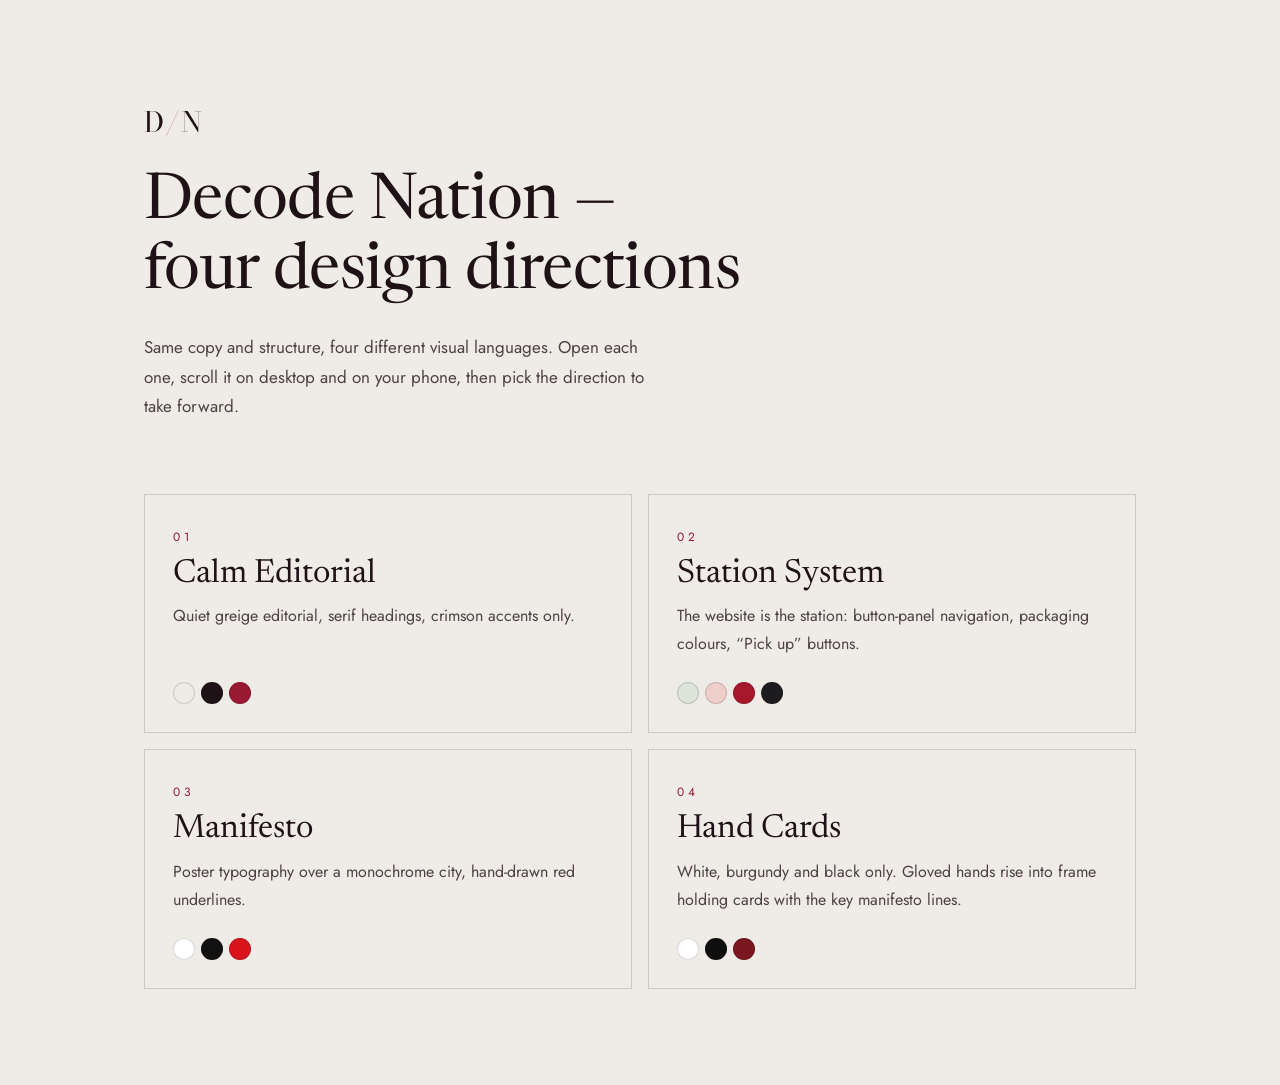
<file: index.html>
<!DOCTYPE html>
<html lang="en">
<head>
<meta charset="utf-8">
<meta name="viewport" content="width=device-width, initial-scale=1">
<title>Decode Nation — Four Directions</title>
<meta name="description" content="Four design directions for the Decode Nation website, for side-by-side review.">
<meta name="robots" content="noindex, nofollow">
<link rel="icon" href="assets/logo.jpg">
<link rel="preconnect" href="https://fonts.googleapis.com">
<link rel="preconnect" href="https://fonts.gstatic.com" crossorigin>
<link href="https://fonts.googleapis.com/css2?family=Bodoni+Moda:opsz,wght@6..96,400&family=Newsreader:opsz,wght@6..72,400&family=Jost:wght@400;500&display=swap" rel="stylesheet">
<link rel="stylesheet" href="hub.css">
</head>
<body>
<main class="hub">
  <header class="hub__head">
    <p class="hub__mark">D<span>/</span>N</p>
    <h1 class="hub__title">Decode Nation — four design directions</h1>
    <p class="hub__lead">Same copy and structure, four different visual languages. Open each one, scroll it on desktop and on your phone, then pick the direction to take forward.</p>
  </header>

  <ol class="hub__list">
    <li>
      <a class="hub__card" href="calm/">
        <span class="hub__num">01</span>
        <span class="hub__name">Calm Editorial</span>
        <span class="hub__desc">Quiet greige editorial, serif headings, crimson accents only.</span>
        <span class="hub__swatches" aria-hidden="true"><i style="--c:#EFECE7"></i><i style="--c:#1E1216"></i><i style="--c:#991930"></i></span>
      </a>
    </li>
    <li>
      <a class="hub__card" href="station/">
        <span class="hub__num">02</span>
        <span class="hub__name">Station System</span>
        <span class="hub__desc">The website is the station: button-panel navigation, packaging colours, “Pick up” buttons.</span>
        <span class="hub__swatches" aria-hidden="true"><i style="--c:#DCE4D8"></i><i style="--c:#EFCFCB"></i><i style="--c:#A8182C"></i><i style="--c:#1C1C1E"></i></span>
      </a>
    </li>
    <li>
      <a class="hub__card" href="manifesto/">
        <span class="hub__num">03</span>
        <span class="hub__name">Manifesto</span>
        <span class="hub__desc">Poster typography over a monochrome city, hand-drawn red underlines.</span>
        <span class="hub__swatches" aria-hidden="true"><i style="--c:#FFFFFF"></i><i style="--c:#111111"></i><i style="--c:#D9141C"></i></span>
      </a>
    </li>
    <li>
      <a class="hub__card" href="cards/">
        <span class="hub__num">04</span>
        <span class="hub__name">Hand Cards</span>
        <span class="hub__desc">White, burgundy and black only. Gloved hands rise into frame holding cards with the key manifesto lines.</span>
        <span class="hub__swatches" aria-hidden="true"><i style="--c:#FFFFFF"></i><i style="--c:#0E0E0E"></i><i style="--c:#7A1620"></i></span>
      </a>
    </li>
  </ol>
</main>
</body>
</html>
</file>
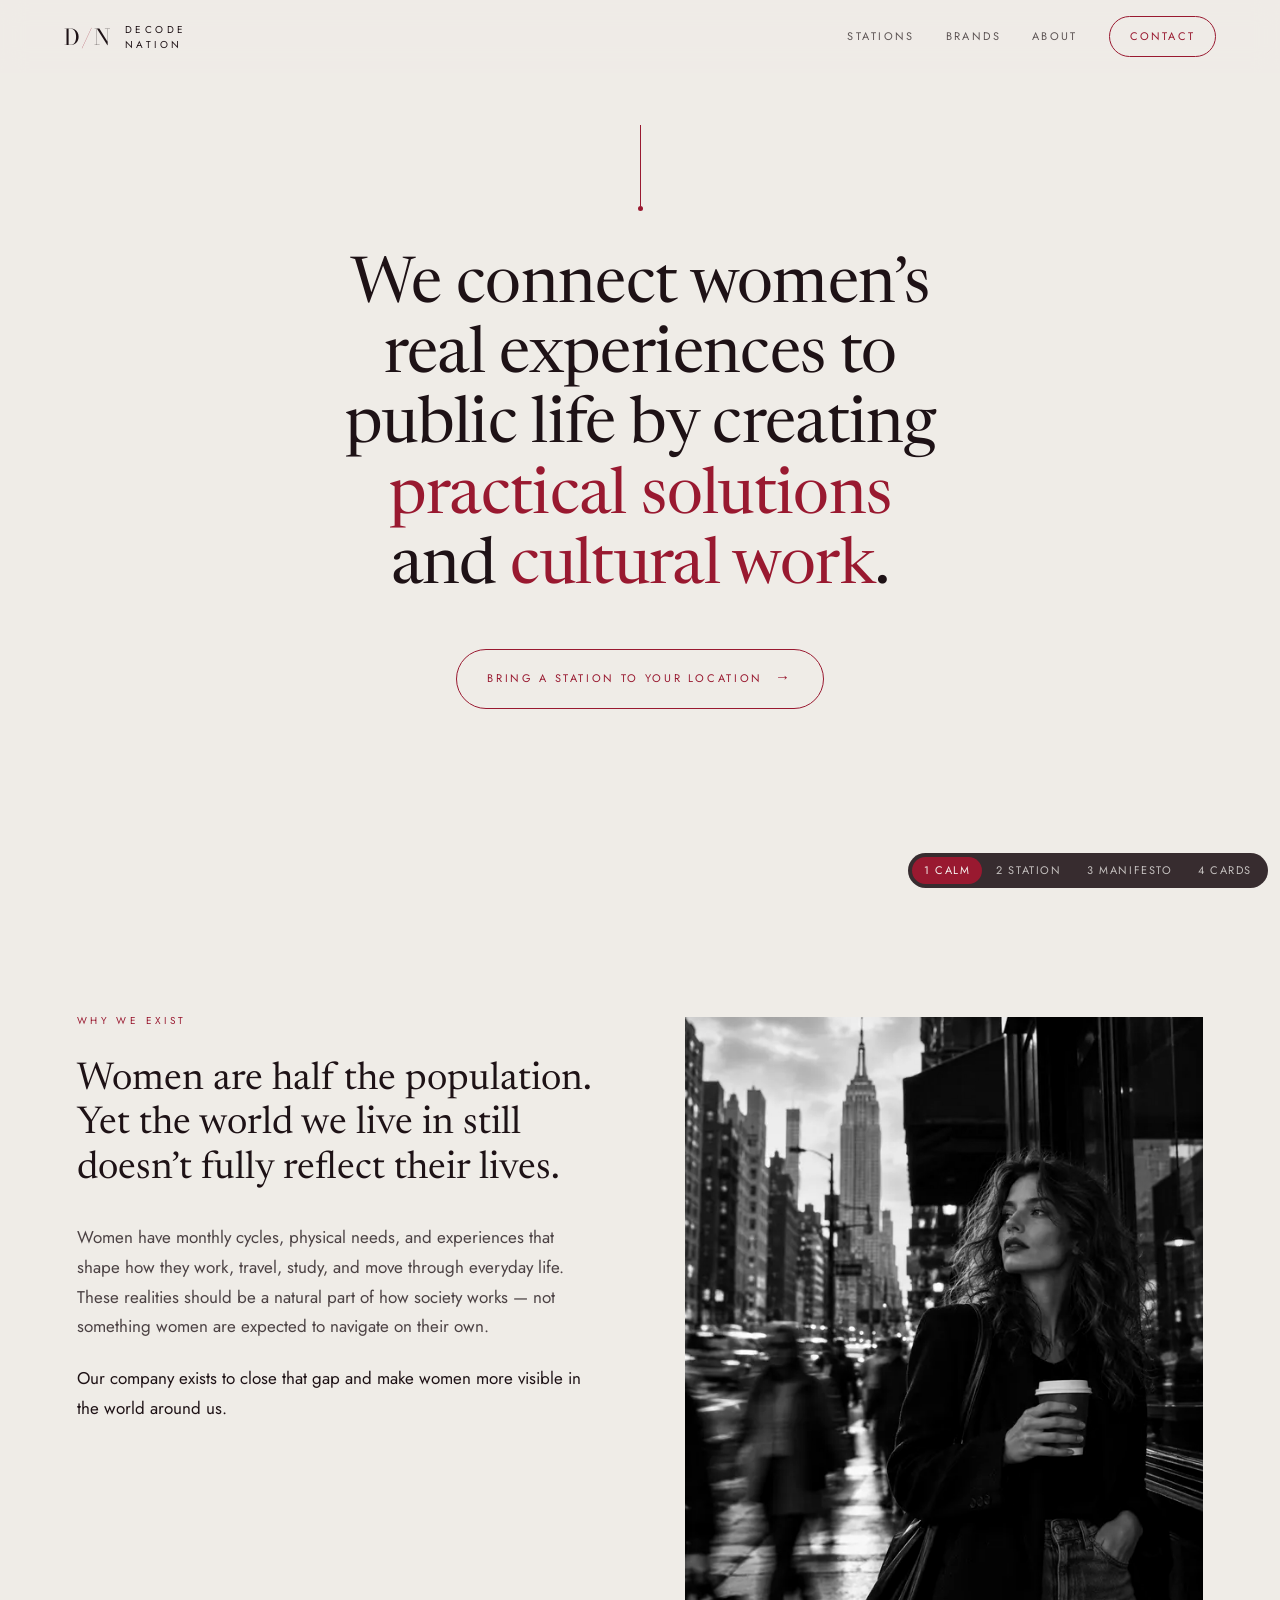
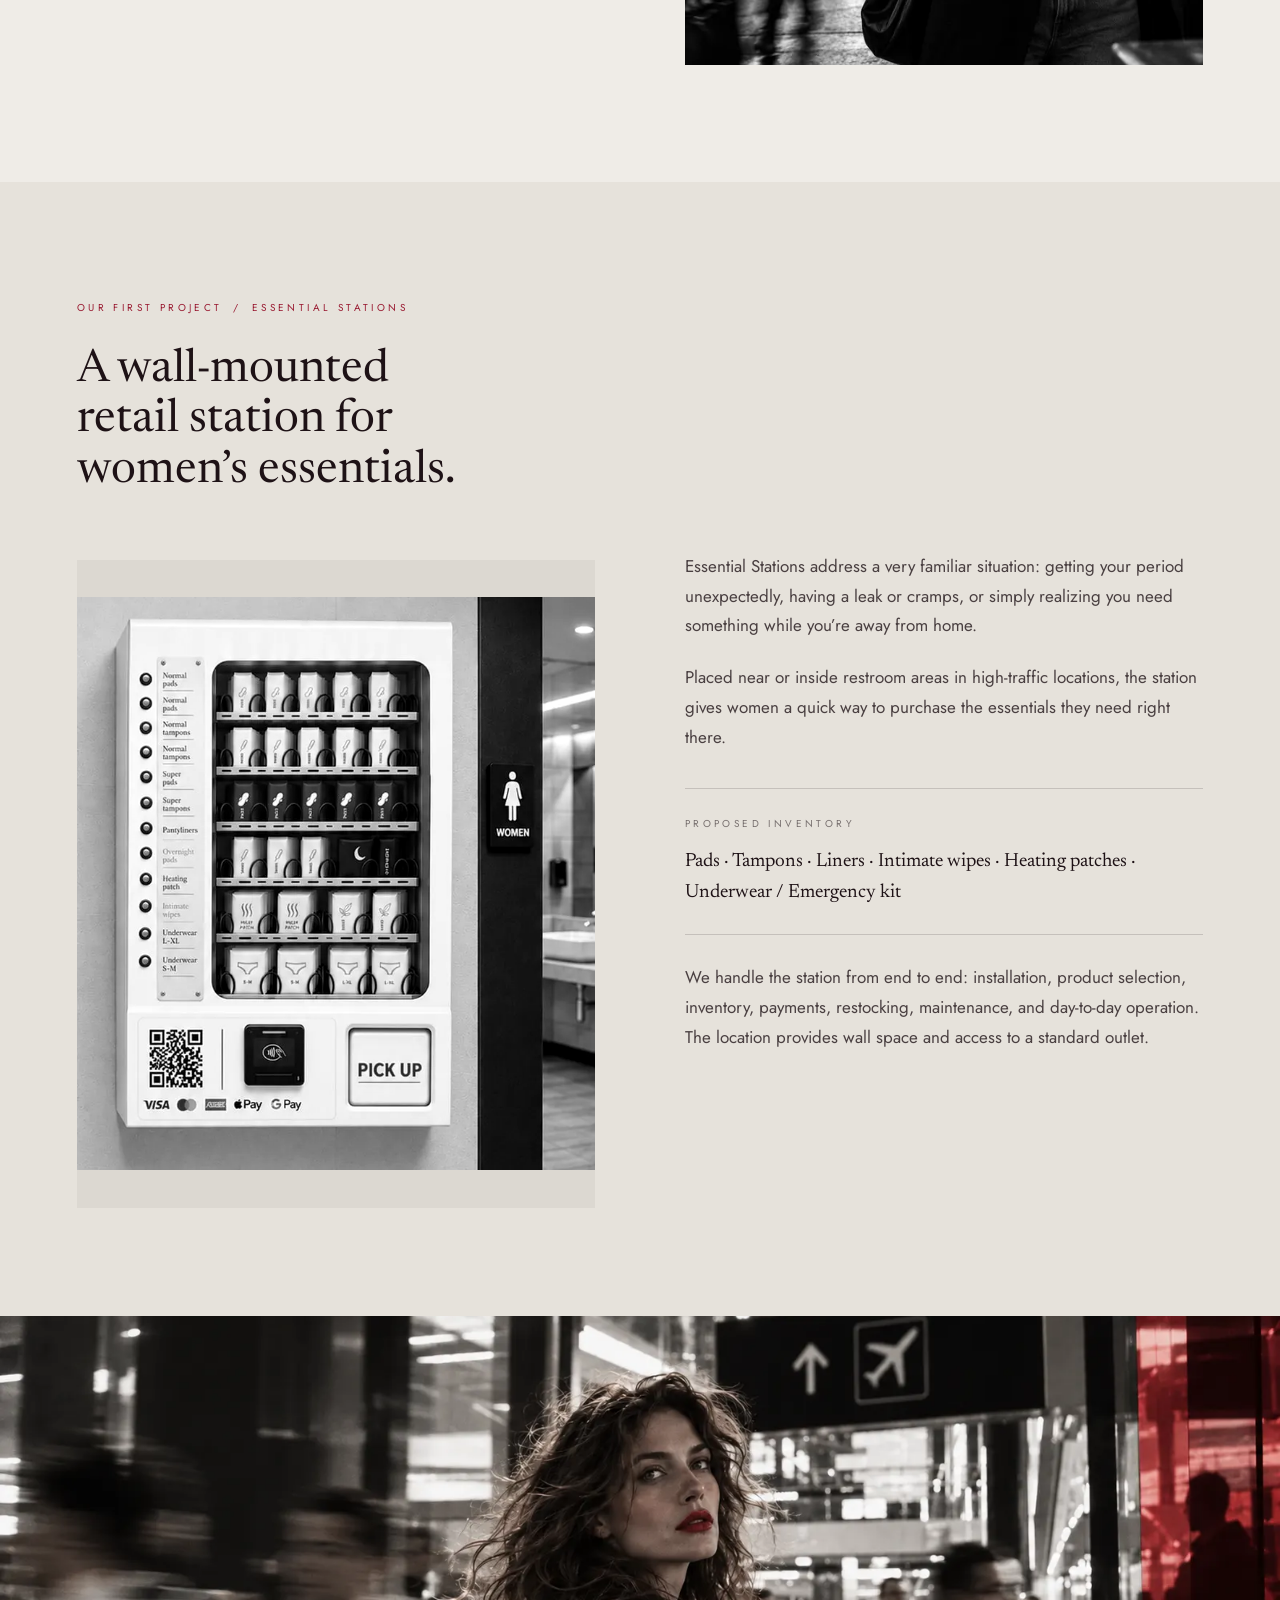
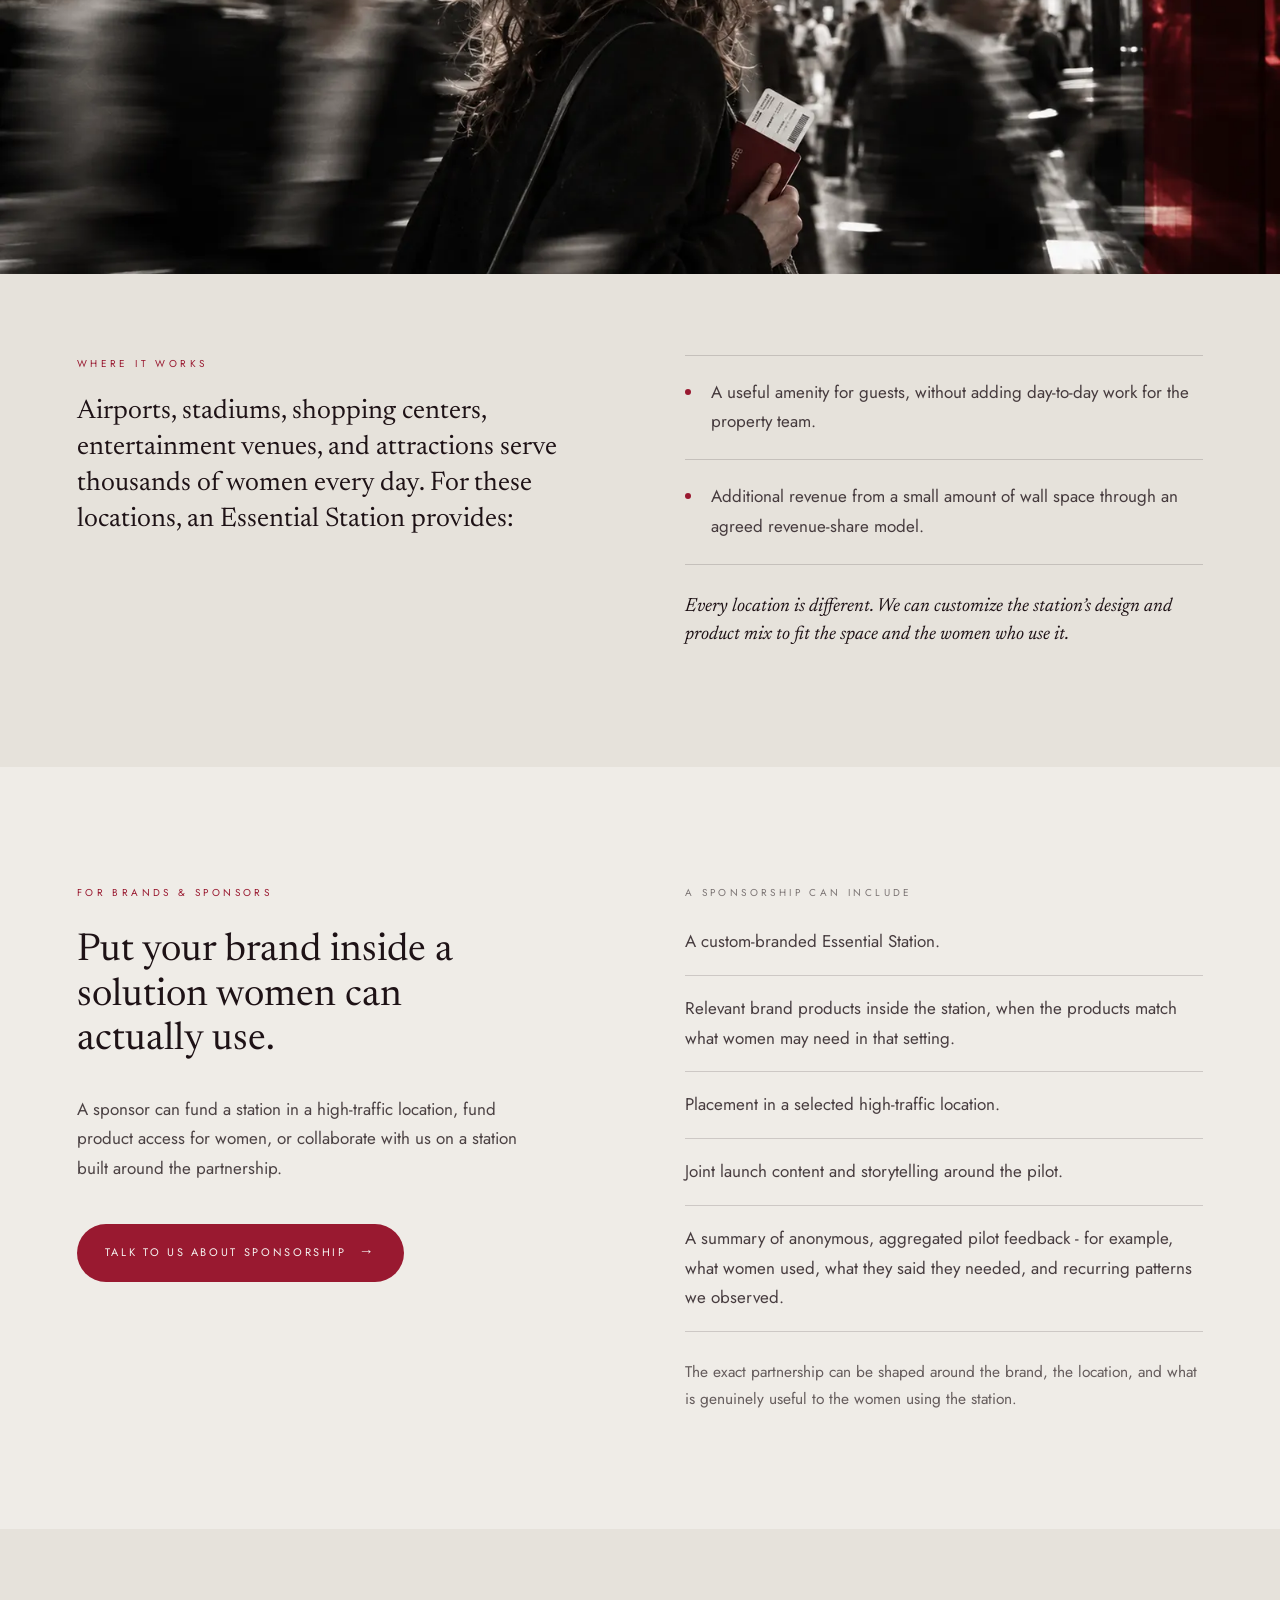
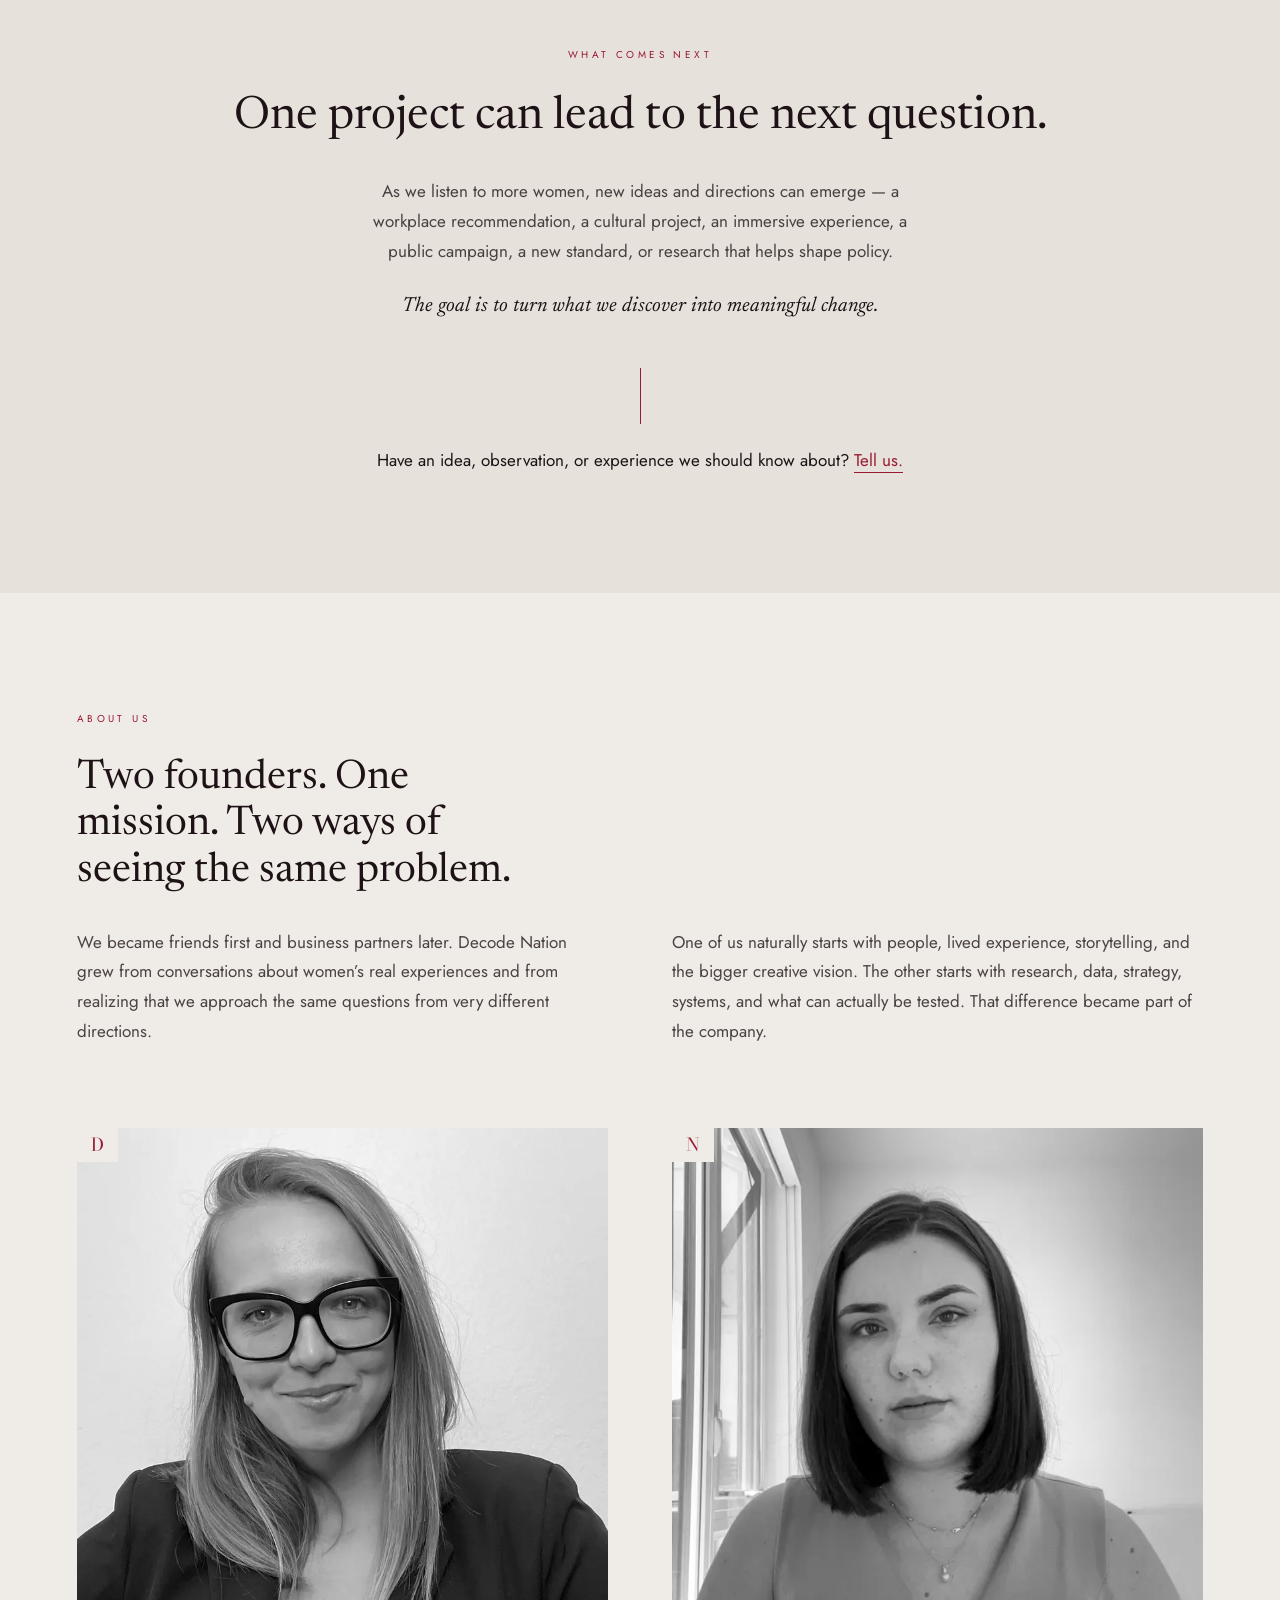
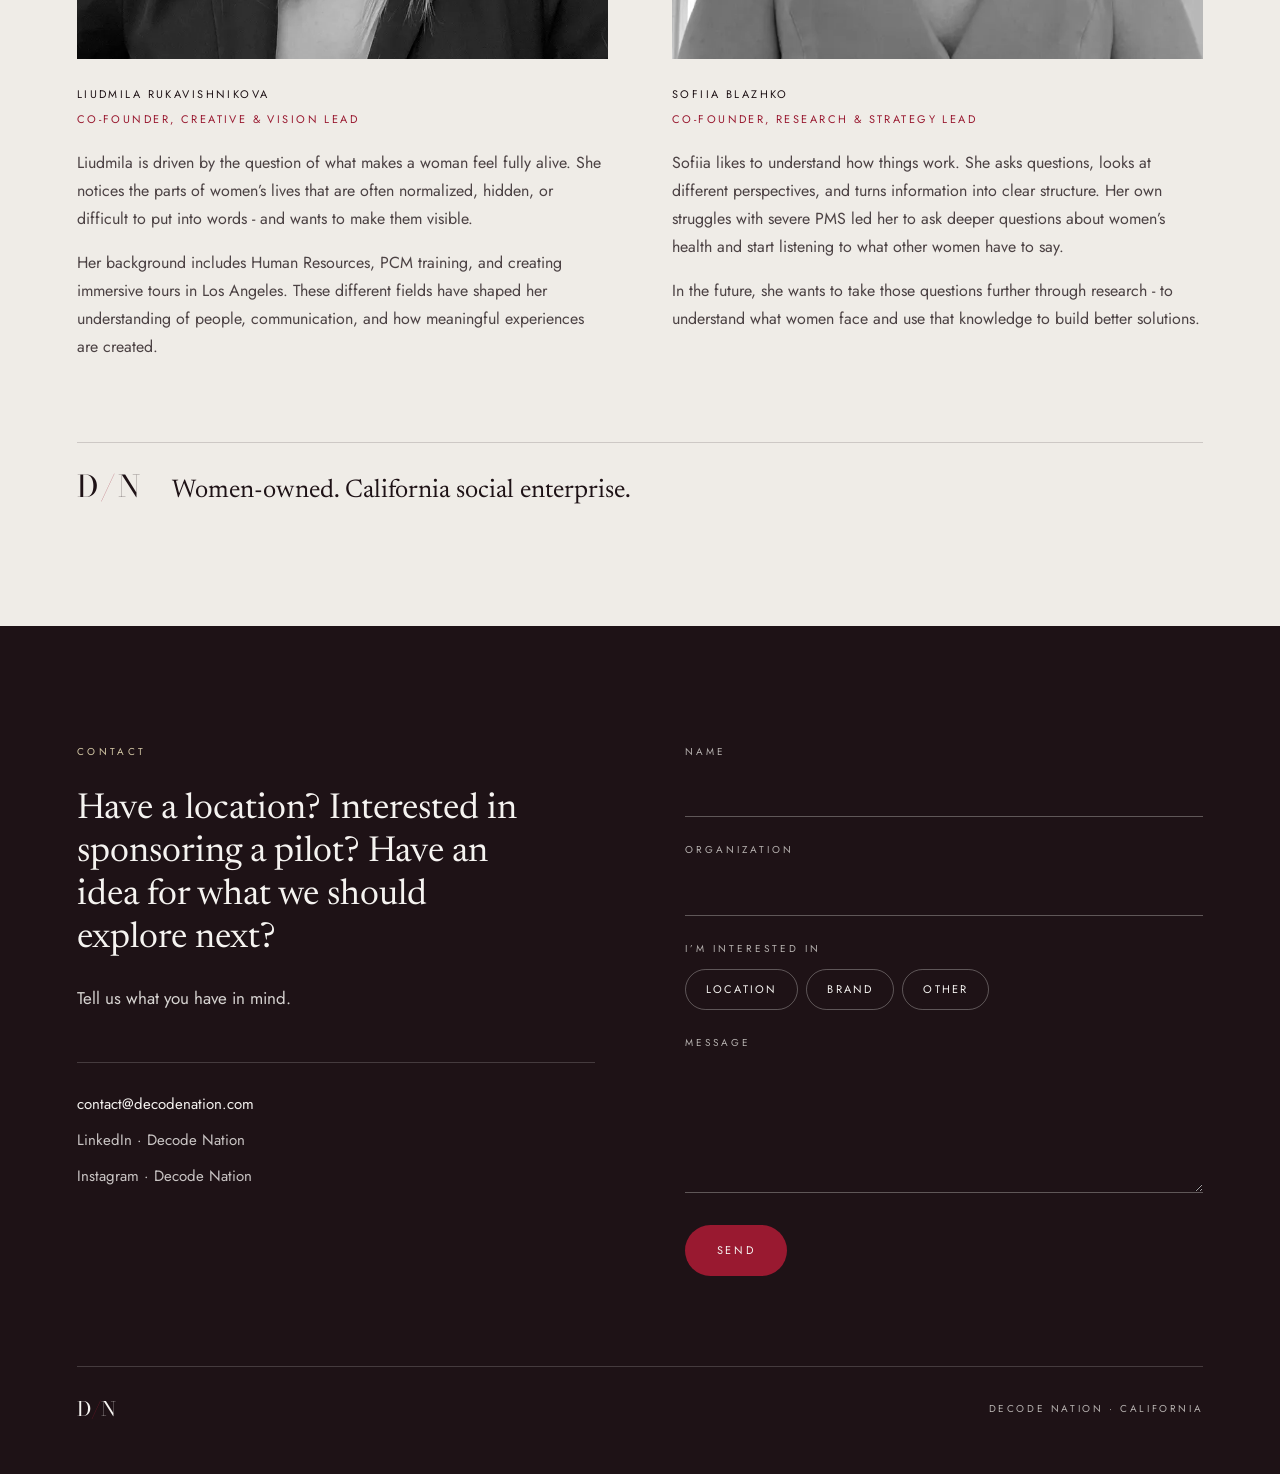
<file: calm/index.html>
<!DOCTYPE html>
<html lang="en">
<head>
  <meta charset="utf-8">
  <meta name="viewport" content="width=device-width, initial-scale=1, viewport-fit=cover">
  <title>Decode Nation — Essential Stations</title>
  <meta name="description" content="Decode Nation is a women-owned California social enterprise. Essential Stations are wall-mounted retail stations for women’s essentials, placed near restrooms in high-traffic venues.">
  <meta name="robots" content="noindex, nofollow">
  <meta property="og:type" content="website">
  <meta property="og:title" content="Decode Nation — Essential Stations">
  <meta property="og:description" content="We connect women’s real experiences to public life by creating practical solutions and cultural work.">
  <meta name="theme-color" content="#EFECE7">
  <link rel="icon" href="../assets/logo.jpg" type="image/jpeg">
  <link rel="preconnect" href="https://fonts.googleapis.com">
  <link rel="preconnect" href="https://fonts.gstatic.com" crossorigin>
  <link href="https://fonts.googleapis.com/css2?family=Bodoni+Moda:opsz,wght@6..96,400&amp;family=Newsreader:ital,opsz,wght@0,6..72,300;0,6..72,400;1,6..72,300;1,6..72,400&amp;family=Jost:wght@300;400;500&amp;display=swap" rel="stylesheet">
  <link rel="stylesheet" href="style.css">
  <script src="main.js" defer></script>
</head>
<body>
<a class="skip-link" href="#top">Skip to content</a>

<div class="page">

  <header class="site-header">
    <a href="#top" class="logo" aria-label="Decode Nation — back to top">
      <span class="logo__mark" aria-hidden="true">D<span class="logo__slash">/</span>N</span>
      <span class="logo__word" aria-hidden="true">Decode<br>Nation</span>
    </a>
    <nav class="site-nav" aria-label="Main">
      <a href="#stations" class="site-nav__link">Stations</a>
      <a href="#brands" class="site-nav__link">Brands</a>
      <a href="#about" class="site-nav__link">About</a>
      <a href="#contact" class="site-nav__cta">Contact</a>
    </nav>
  </header>

  <main id="top" tabindex="-1">

    <section class="hero">
      <div class="hero__line" aria-hidden="true"></div>
      <div class="hero__dot" aria-hidden="true"></div>
      <h1 class="hero__title">We connect women’s real experiences to public life by creating <span class="accent">practical solutions</span> and <span class="accent">cultural work</span>.</h1>
      <a href="#stations" class="hero__cta">Bring a Station to Your Location<span class="arrow" aria-hidden="true">→</span></a>
    </section>

    <section id="why" class="section" data-reveal>
      <div class="container grid-2">
        <div class="cell">
          <p class="label label--why">Why We Exist</p>
          <h2 class="h2 h2--m">Women are half the population. Yet the world we live in still doesn’t fully reflect their lives.</h2>
          <p class="body-text why__lead">Women have monthly cycles, physical needs, and experiences that shape how they work, travel, study, and move through everyday life. These realities should be a natural part of how society works — not something women are expected to navigate on their own.</p>
          <p class="why__close">Our company exists to close that gap and make women more visible in the world around us.</p>
        </div>
        <div class="cell frame frame--portrait">
          <img class="frame__img is-bw"
               src="../assets/editorial-street.webp"
               srcset="../assets/editorial-street-800.webp 600w, ../assets/editorial-street.webp 1086w"
               sizes="(min-width: 900px) 45vw, 100vw"
               width="1086" height="1448" loading="lazy" decoding="async"
               alt="A woman in a dark coat holding a coffee cup on a busy city street, the Empire State Building behind her">
        </div>
      </div>
    </section>

    <section id="stations" class="section section--alt" data-reveal>
      <div class="container">
        <p class="label">Our First Project <span class="label__sep">/</span> Essential Stations</p>
        <h2 class="h2 h2--l stations__title">A wall-mounted retail station for women’s essentials.</h2>
        <div class="grid-2 stations__grid">
          <div class="cell frame frame--portrait frame--clip frame--hover">
            <img class="frame__img frame__img--contain is-bw"
                 src="../assets/station.webp"
                 width="716" height="791" loading="lazy" decoding="async"
                 alt="Essential Station render: a white wall-mounted unit with shelves of pads, tampons, liners, heating patches and underwear, a card reader and a Pick Up button, mounted beside a women’s restroom">
          </div>
          <div class="cell stations__copy">
            <p>Essential Stations address a very familiar situation: getting your period unexpectedly, having a leak or cramps, or simply realizing you need something while you’re away from home.</p>
            <p>Placed near or inside restroom areas in high-traffic locations, the station gives women a quick way to purchase the essentials they need right there.</p>
            <div class="inventory">
              <p class="label label--muted inventory__label">Proposed Inventory</p>
              <p class="inventory__list">Pads · Tampons · Liners · Intimate wipes · Heating patches · Underwear / Emergency kit</p>
            </div>
            <p>We handle the station from end to end: installation, product selection, inventory, payments, restocking, maintenance, and day-to-day operation. The location provides wall space and access to a standard outlet.</p>
          </div>
        </div>

        <div class="bleed">
          <img class="frame__img"
               src="../assets/editorial-airport.webp"
               srcset="../assets/editorial-airport-800.webp 800w, ../assets/editorial-airport.webp 1600w"
               sizes="100vw"
               width="1600" height="900" loading="lazy" decoding="async"
               alt="A woman with a boarding pass looks back over her shoulder in a busy airport terminal, travellers blurred around her">
        </div>

        <div class="grid-2 where" data-reveal>
          <div class="cell">
            <p class="label where__label">Where It Works</p>
            <p class="where__statement">Airports, stadiums, shopping centers, entertainment venues, and attractions serve thousands of women every day. For these locations, an Essential Station provides:</p>
          </div>
          <div class="cell where__list">
            <div class="where__row">
              <span class="bullet" aria-hidden="true"></span>
              <p>A useful amenity for guests, without adding day-to-day work for the property team.</p>
            </div>
            <div class="where__row where__row--last">
              <span class="bullet" aria-hidden="true"></span>
              <p>Additional revenue from a small amount of wall space through an agreed revenue-share model.</p>
            </div>
            <p class="where__note">Every location is different. We can customize the station’s design and product mix to fit the space and the women who use it.</p>
          </div>
        </div>
      </div>
    </section>

    <section id="brands" class="section" data-reveal>
      <div class="container grid-2">
        <div class="cell">
          <p class="label">For Brands &amp; Sponsors</p>
          <h2 class="h2 h2--m brands__title">Put your brand inside a solution women can actually use.</h2>
          <p class="body-text brands__lead">A sponsor can fund a station in a high-traffic location, fund product access for women, or collaborate with us on a station built around the partnership.</p>
          <a href="#contact" class="btn-fill">Talk to Us About Sponsorship<span class="arrow" aria-hidden="true">→</span></a>
        </div>
        <div class="cell">
          <p class="label label--muted brands__label">A Sponsorship Can Include</p>
          <div class="brands__list">
            <p>A custom-branded Essential Station.</p>
            <p>Relevant brand products inside the station, when the products match what women may need in that setting.</p>
            <p>Placement in a selected high-traffic location.</p>
            <p>Joint launch content and storytelling around the pilot.</p>
            <p>A summary of anonymous, aggregated pilot feedback - for example, what women used, what they said they needed, and recurring patterns we observed.</p>
          </div>
          <p class="brands__note">The exact partnership can be shaped around the brand, the location, and what is genuinely useful to the women using the station.</p>
        </div>
      </div>
    </section>

    <section id="next" class="section section--alt next" data-reveal>
      <div class="next__inner">
        <p class="label">What Comes Next</p>
        <h2 class="h2 h2--l next__title">One project can lead to the next question.</h2>
        <p class="body-text next__lead">As we listen to more women, new ideas and directions can emerge — a workplace recommendation, a cultural project, an immersive experience, a public campaign, a new standard, or research that helps shape policy.</p>
        <p class="next__goal">The goal is to turn what we discover into meaningful change.</p>
        <div class="next__line" aria-hidden="true"></div>
        <p class="next__ask">Have an idea, observation, or experience we should know about? <a href="#contact" class="link-underline">Tell us.</a></p>
      </div>
    </section>

    <section id="about" class="section" data-reveal>
      <div class="container">
        <p class="label">About Us</p>
        <h2 class="h2 about__title">Two founders. One mission. Two ways of seeing the same problem.</h2>
        <div class="about__intro">
          <p>We became friends first and business partners later. Decode Nation grew from conversations about women’s real experiences and from realizing that we approach the same questions from very different directions.</p>
          <p>One of us naturally starts with people, lived experience, storytelling, and the bigger creative vision. The other starts with research, data, strategy, systems, and what can actually be tested. That difference became part of the company.</p>
        </div>

        <div class="founders">
          <article class="founder">
            <div class="frame frame--square frame--hover">
              <img class="frame__img is-bw"
                   src="../assets/founder-liudmila.webp"
                   srcset="../assets/founder-liudmila-800.webp 800w, ../assets/founder-liudmila.webp 1280w"
                   sizes="(min-width: 820px) 45vw, 100vw"
                   width="1280" height="1280" loading="lazy" decoding="async"
                   alt="Portrait of Liudmila Rukavishnikova, co-founder of Decode Nation">
              <span class="founder__badge" aria-hidden="true">D</span>
            </div>
            <h3 class="founder__name">Liudmila Rukavishnikova</h3>
            <p class="founder__role">Co-Founder, Creative &amp; Vision Lead</p>
            <div class="founder__bio">
              <p>Liudmila is driven by the question of what makes a woman feel fully alive. She notices the parts of women’s lives that are often normalized, hidden, or difficult to put into words - and wants to make them visible.</p>
              <p>Her background includes Human Resources, PCM training, and creating immersive tours in Los Angeles. These different fields have shaped her understanding of people, communication, and how meaningful experiences are created.</p>
            </div>
          </article>
          <article class="founder">
            <div class="frame frame--square frame--hover">
              <img class="frame__img is-bw"
                   src="../assets/founder-sofiia.webp"
                   srcset="../assets/founder-sofiia-800.webp 683w, ../assets/founder-sofiia.webp 948w"
                   sizes="(min-width: 820px) 45vw, 100vw"
                   width="948" height="1111" loading="lazy" decoding="async"
                   alt="Portrait of Sofiia Blazhko, co-founder of Decode Nation">
              <span class="founder__badge" aria-hidden="true">N</span>
            </div>
            <h3 class="founder__name">Sofiia Blazhko</h3>
            <p class="founder__role">Co-Founder, Research &amp; Strategy Lead</p>
            <div class="founder__bio">
              <p>Sofiia likes to understand how things work. She asks questions, looks at different perspectives, and turns information into clear structure. Her own struggles with severe PMS led her to ask deeper questions about women’s health and start listening to what other women have to say.</p>
              <p>In the future, she wants to take those questions further through research - to understand what women face and use that knowledge to build better solutions.</p>
            </div>
          </article>
        </div>

        <div class="company">
          <span class="company__mark" aria-hidden="true">D<span class="logo__slash">/</span>N</span>
          <p class="company__line">Women-owned. California social enterprise.</p>
        </div>
      </div>
    </section>

    <section id="contact" class="contact">
      <div class="container">
        <div class="grid-2">
          <div class="cell">
            <p class="label label--light">Contact</p>
            <h2 class="h2 contact__title">Have a location? Interested in sponsoring a pilot? Have an idea for what we should explore next?</h2>
            <p class="contact__lead">Tell us what you have in mind.</p>
            <div class="contact__links">
              <a href="mailto:contact@decodenation.com" class="contact__link contact__link--primary">contact@decodenation.com</a>
              <!-- TODO client: URL (LinkedIn) -->
              <a href="#contact" class="contact__link">LinkedIn · Decode Nation</a>
              <!-- TODO client: URL (Instagram) -->
              <a href="#contact" class="contact__link">Instagram · Decode Nation</a>
            </div>
          </div>

          <form class="contact-form cell" novalidate>
            <div class="field">
              <label class="field__label" for="f-name">Name</label>
              <input class="field__input" id="f-name" name="name" type="text" autocomplete="name" required aria-describedby="f-name-error">
              <p class="field__error" id="f-name-error" data-error-for="name"></p>
            </div>
            <div class="field">
              <label class="field__label" for="f-org">Organization</label>
              <input class="field__input" id="f-org" name="organization" type="text" autocomplete="organization">
            </div>
            <fieldset class="field intent">
              <legend class="field__label intent__legend" id="f-intent-label">I’m interested in</legend>
              <div class="intent__options" role="radiogroup" aria-labelledby="f-intent-label">
                <label class="intent__pill"><input class="intent__radio" type="radio" name="intent" value="Location"><span>Location</span></label>
                <label class="intent__pill"><input class="intent__radio" type="radio" name="intent" value="Brand"><span>Brand</span></label>
                <label class="intent__pill"><input class="intent__radio" type="radio" name="intent" value="Other"><span>Other</span></label>
              </div>
            </fieldset>
            <div class="field">
              <label class="field__label" for="f-message">Message</label>
              <textarea class="field__input field__input--area" id="f-message" name="message" rows="4" required aria-describedby="f-message-error"></textarea>
              <p class="field__error" id="f-message-error" data-error-for="message"></p>
            </div>
            <div class="hp" aria-hidden="true">
              <label for="f-website">Leave this field empty</label>
              <input id="f-website" name="website" type="text" tabindex="-1" autocomplete="off">
            </div>
            <button type="submit" class="btn-submit"><span class="btn-submit__label">Send</span></button>
            <p class="form-status" role="status" aria-live="polite"></p>
          </form>
        </div>

        <footer class="contact__footer">
          <span class="contact__mark" aria-hidden="true">D<span class="logo__slash">/</span>N</span>
          <span>Decode Nation · California</span>
        </footer>
      </div>
    </section>
  </main>
</div>

<nav class="variant-switch" aria-label="Design direction (review only)">
  <a href="../calm/" aria-current="page">1 Calm</a>
  <a href="../station/">2 Station</a>
  <a href="../manifesto/">3 Manifesto</a>
  <a href="../cards/">4 Cards</a>
</nav>
</body>
</html>
</file>
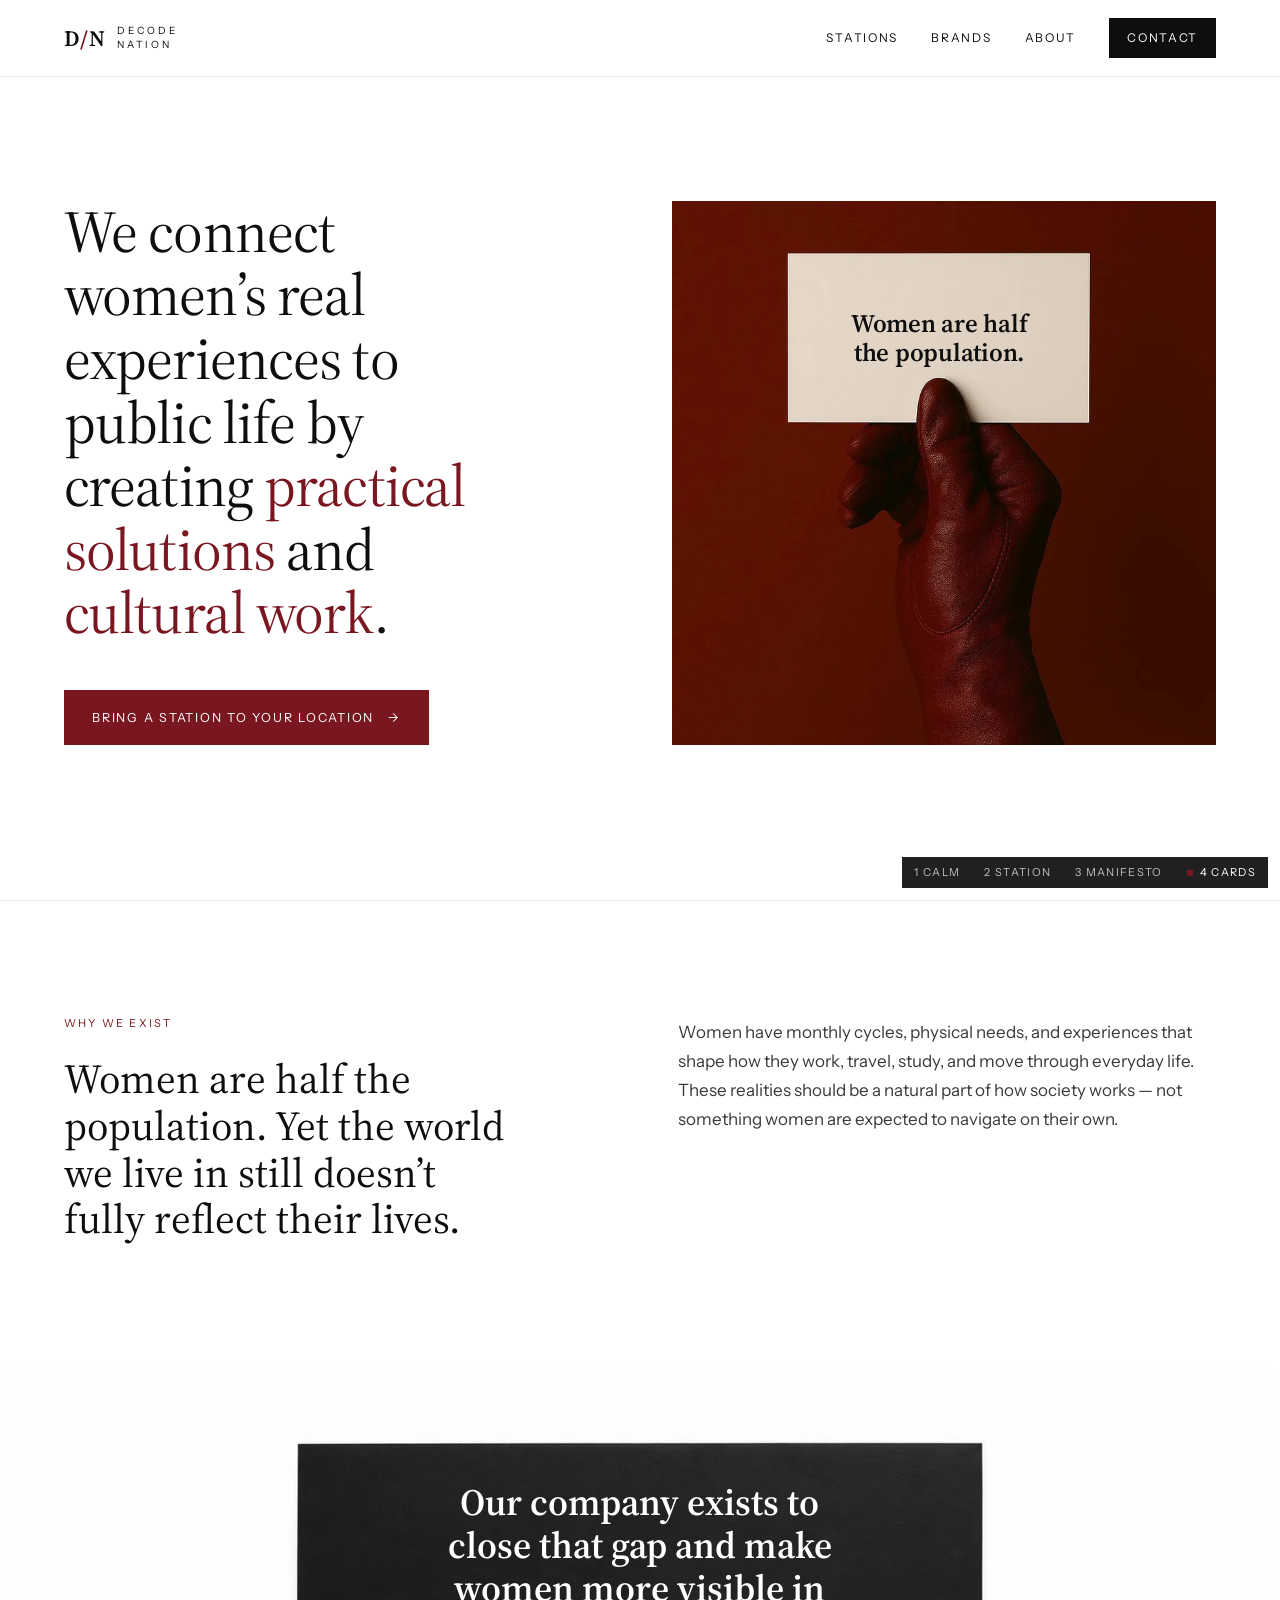
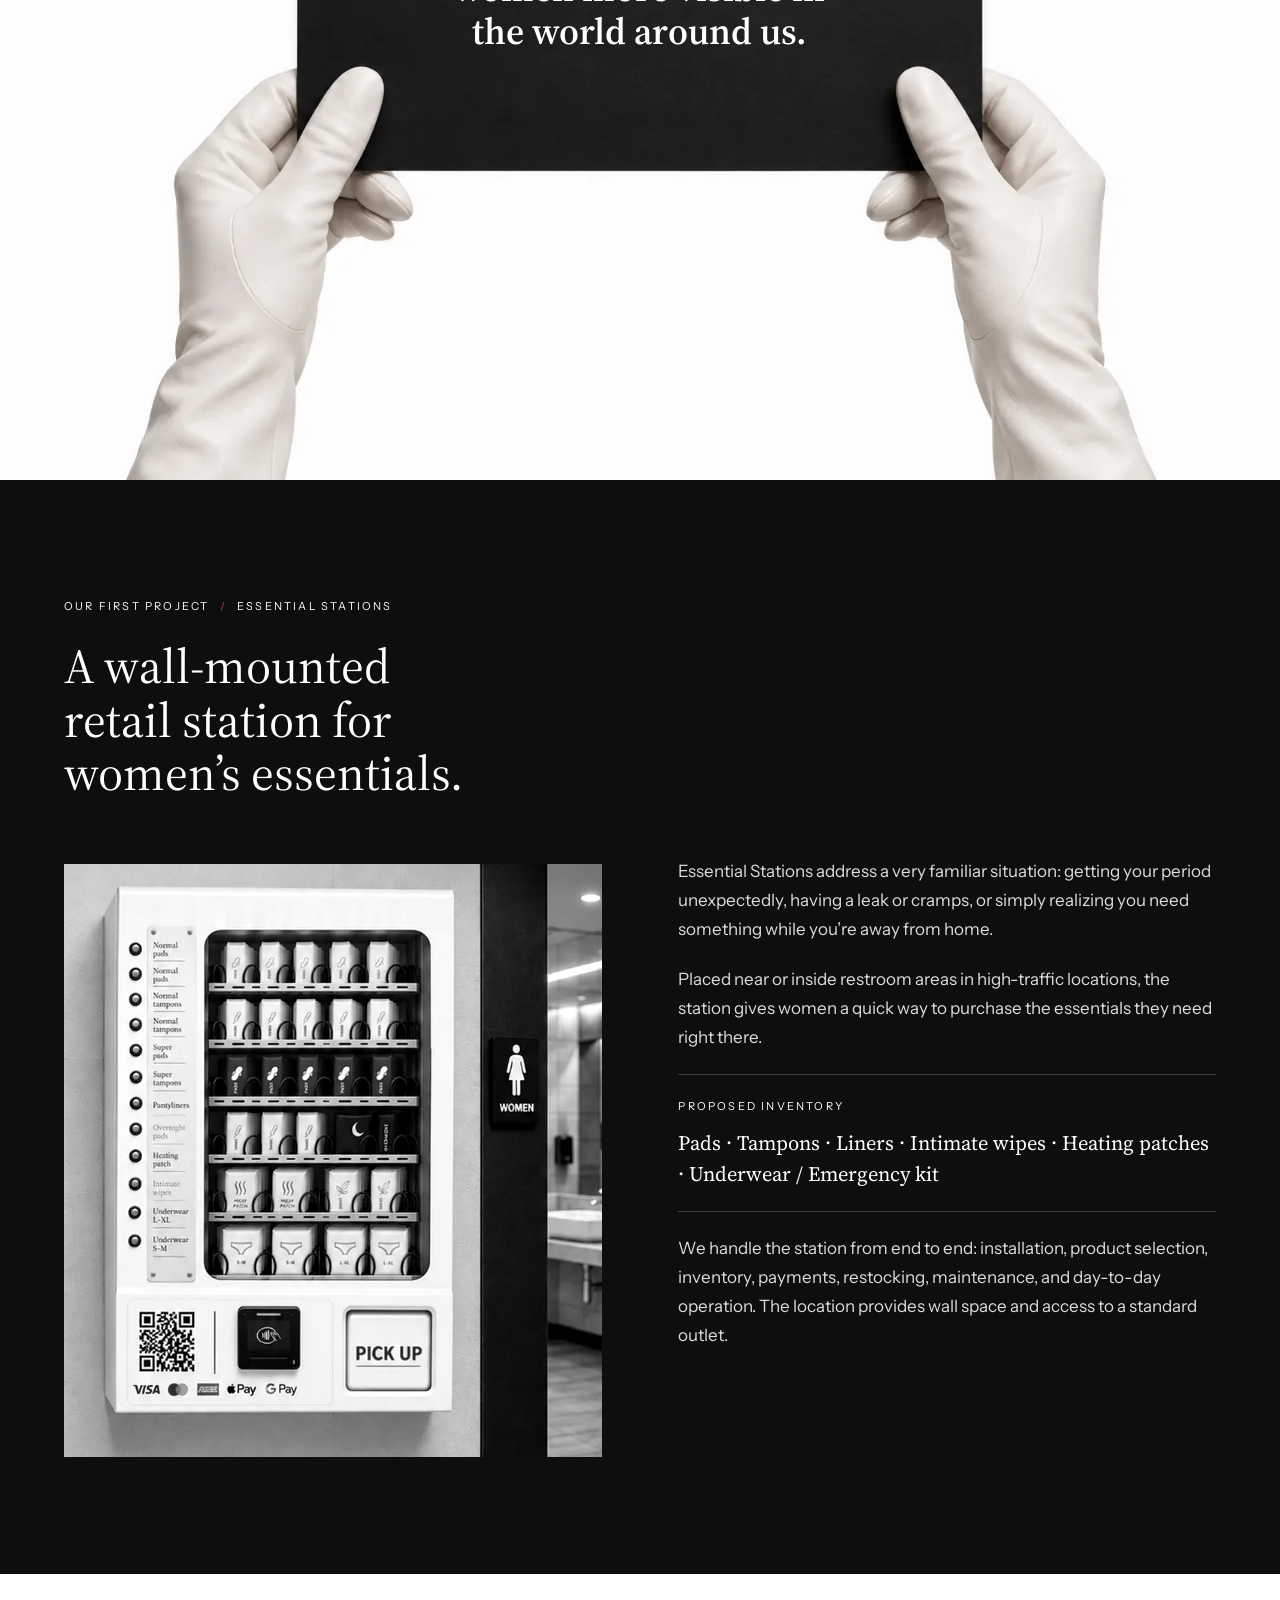
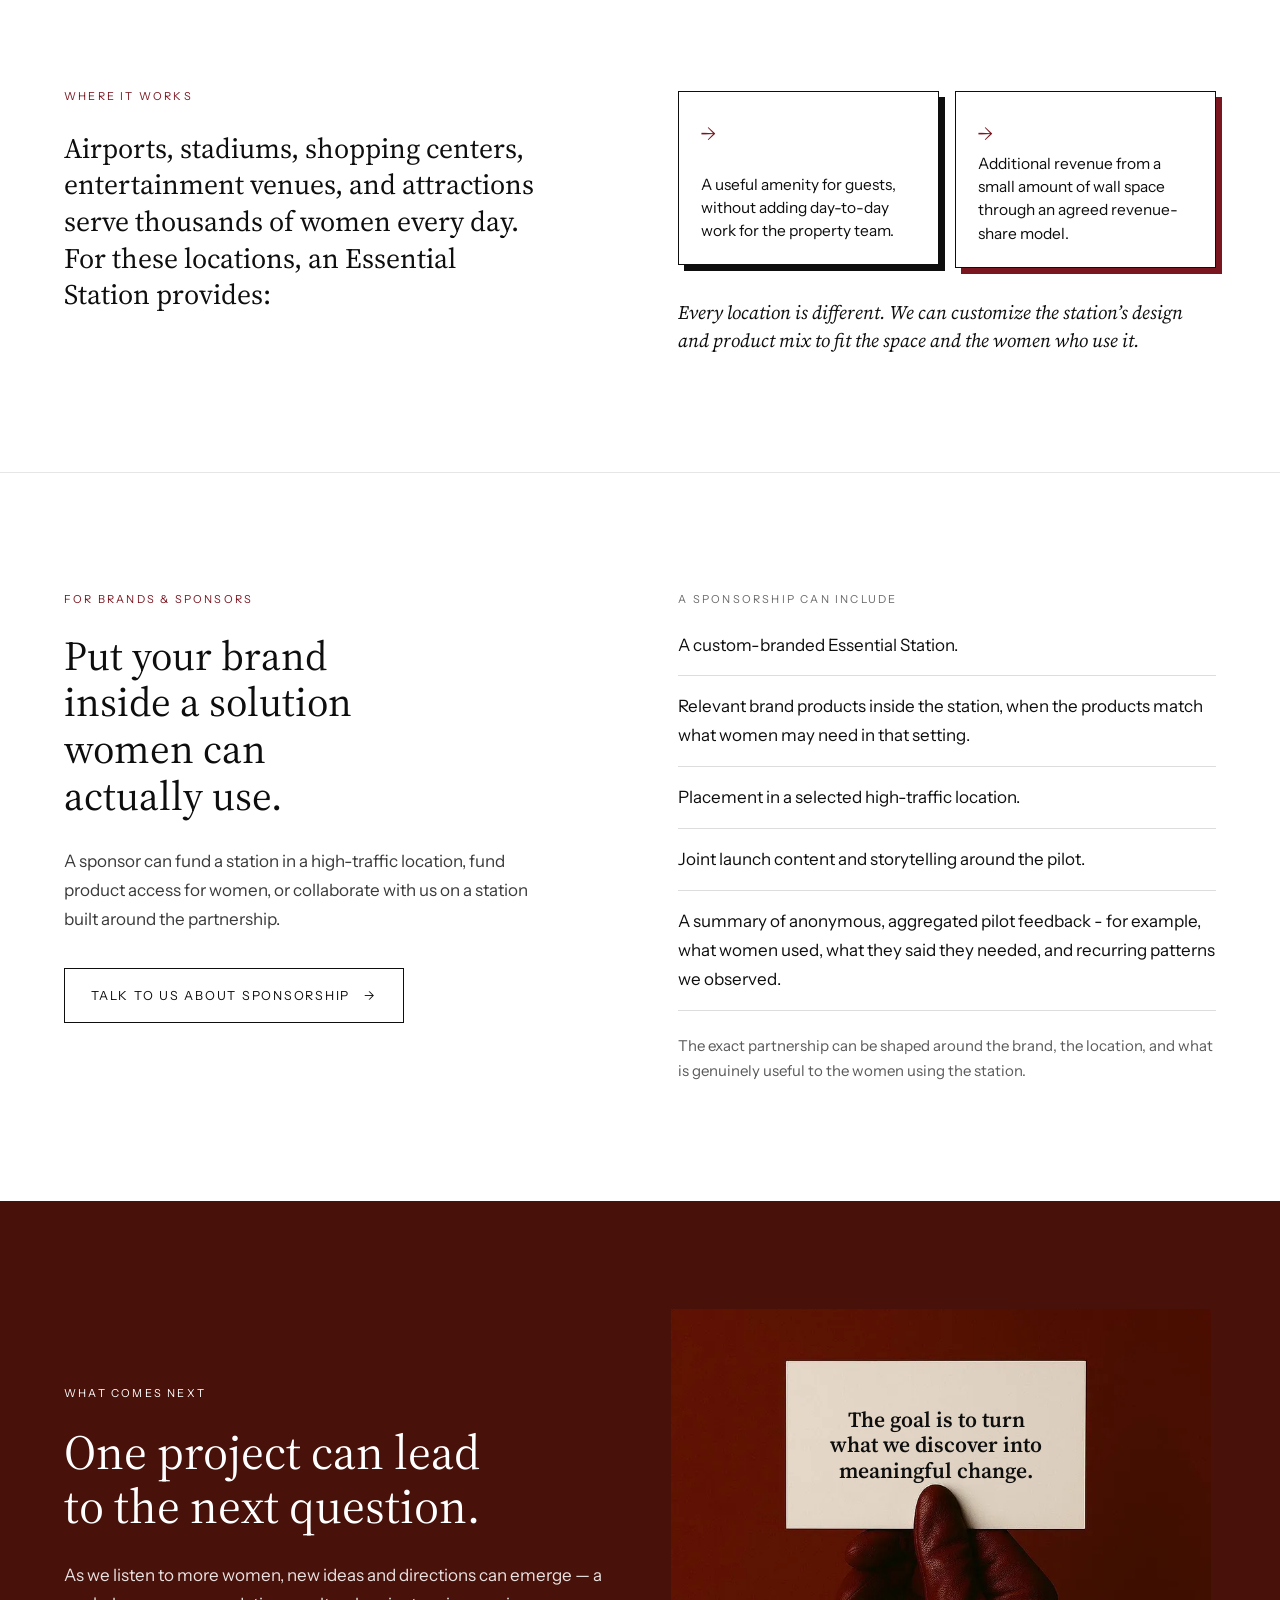
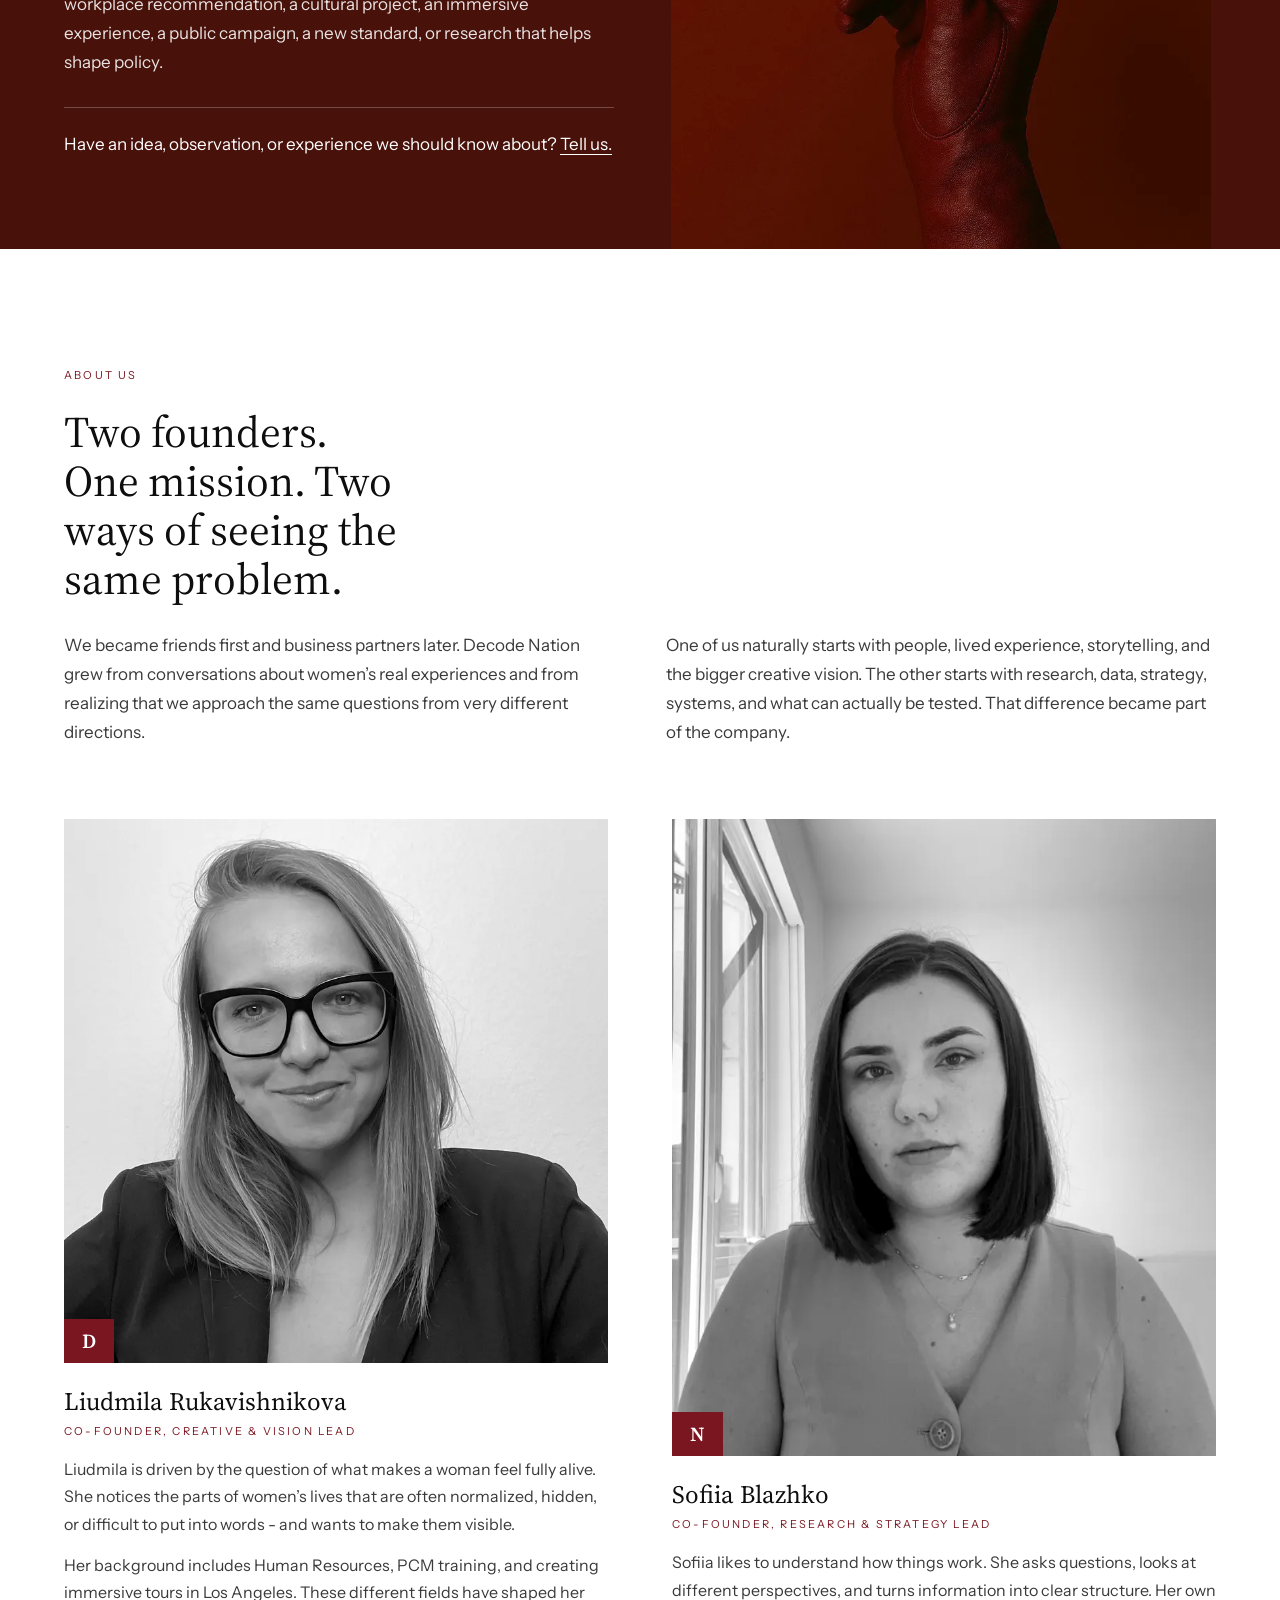
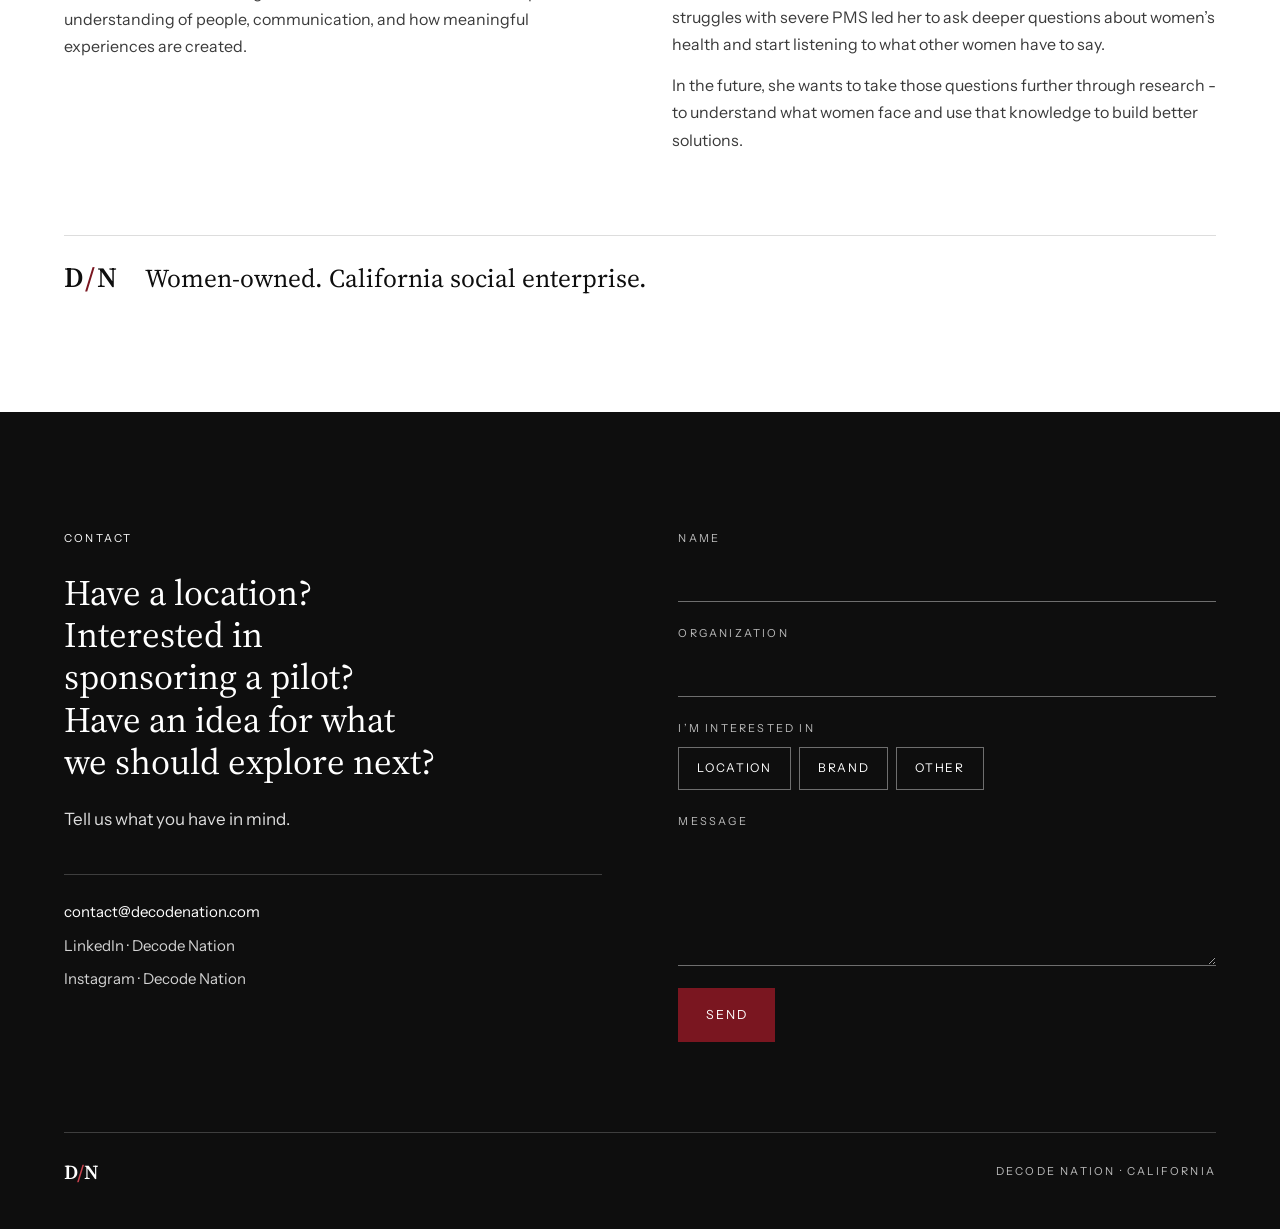
<file: cards/index.html>
<!DOCTYPE html>
<html lang="en">
<head>
<meta charset="utf-8">
<meta name="viewport" content="width=device-width, initial-scale=1">
<title>Decode Nation — Essential Stations</title>
<meta name="description" content="Decode Nation is a women-owned California social enterprise. Our first project, Essential Stations, places wall-mounted retail stations for women’s essentials in high-traffic venues.">
<meta name="robots" content="noindex, nofollow">
<meta property="og:type" content="website">
<meta property="og:title" content="Decode Nation — Essential Stations">
<meta property="og:description" content="We connect women’s real experiences to public life by creating practical solutions and cultural work.">
<link rel="icon" href="../assets/logo.jpg" type="image/jpeg">
<link rel="preconnect" href="https://fonts.googleapis.com">
<link rel="preconnect" href="https://fonts.gstatic.com" crossorigin>
<link href="https://fonts.googleapis.com/css2?family=Source+Serif+4:ital,opsz,wght@0,8..60,400;0,8..60,600;1,8..60,400&family=Instrument+Sans:wght@400;500&display=swap" rel="stylesheet">
<link rel="preload" as="image" href="../assets/hand-placard.webp" imagesrcset="../assets/hand-placard-800.webp 800w, ../assets/hand-placard.webp 1024w" imagesizes="(max-width: 719.98px) calc(100vw - 40px), 600px" type="image/webp">
<link rel="stylesheet" href="style.css">
<!-- Loaded in <head> without defer on purpose: it sets html.js before the
     first paint, so the hands never flash in place and then drop out of view.
     All DOM work inside waits for DOMContentLoaded. -->
<script src="main.js"></script>
</head>
<body>
<a class="skip-link" href="#top">Skip to content</a>

<div class="page">

  <header class="site-header">
    <a class="logo" href="#top">
      <span class="logo__mark" aria-hidden="true">D<span class="logo__slash">/</span>N</span>
      <span class="logo__word">Decode<br>Nation</span>
    </a>
    <nav class="site-nav" aria-label="Main">
      <a class="site-nav__link" href="#stations">Stations</a>
      <a class="site-nav__link" href="#brands">Brands</a>
      <a class="site-nav__link" href="#about">About</a>
      <a class="site-nav__cta" href="#contact">Contact</a>
    </nav>
  </header>

  <main id="top" tabindex="-1">

    <section class="hero" aria-labelledby="hero-title">
      <div class="hero__text">
        <h1 class="hero__title" id="hero-title">We connect women’s real experiences to public life by creating <span class="accent">practical solutions</span> and <span class="accent">cultural work</span>.</h1>
        <!-- Hero CTA: toggleable, client hasn't finally decided (README "Open items"). Remove this link to switch it off. -->
        <a class="btn btn--solid hero__cta" href="#stations">Bring a Station to Your Location<span aria-hidden="true">→</span></a>
      </div>
      <div class="hero__hand">
        <div class="hand hand--hero">
          <div class="hand__inner hand__inner--hero" data-hand-inner data-hero>
            <img class="hand__img" src="../assets/hand-placard.webp" srcset="../assets/hand-placard-800.webp 800w, ../assets/hand-placard.webp 1024w" sizes="(max-width: 719.98px) calc(100vw - 40px), 600px" width="1024" height="1024" fetchpriority="high" decoding="async" alt="A hand in a burgundy leather glove holding up a card against a deep burgundy backdrop">
            <div class="hand__card">
              <p class="hand__text hand__text--hero">Women are half the population.</p>
            </div>
          </div>
        </div>
      </div>
    </section>

    <section class="section section--rule" id="why" data-reveal aria-labelledby="why-title">
      <div class="wrap two-col two-col--top">
        <div class="col">
          <p class="label label--pull">Why We Exist</p>
          <h2 class="h2" id="why-title">Women are half the population. Yet the world we live in still doesn’t fully reflect their lives.</h2>
        </div>
        <div class="col why__text">
          <p class="body-text">Women have monthly cycles, physical needs, and experiences that shape how they work, travel, study, and move through everyday life. These realities should be a natural part of how society works — not something women are expected to navigate on their own.</p>
        </div>
      </div>
    </section>

    <section class="band" data-hand aria-labelledby="band-text">
      <div class="hand__inner" data-hand-inner>
        <img class="hand__img" src="../assets/two-hands-card.webp" srcset="../assets/two-hands-card-800.webp 800w, ../assets/two-hands-card.webp 1600w" sizes="100vw" width="1600" height="900" loading="lazy" decoding="async" alt="Two hands in white gloves holding up a large black card against a white backdrop">
        <div class="band__card">
          <p class="band__text" id="band-text">Our company exists to close that gap and make women more visible in the world around us.</p>
        </div>
      </div>
    </section>

    <section class="section section--dark" id="stations" data-reveal aria-labelledby="stations-title">
      <div class="wrap">
        <p class="label label--light">Our First Project <span class="slash">/</span> Essential Stations</p>
        <h2 class="h2 h2--lg h2--18ch" id="stations-title">A wall-mounted retail station for women’s essentials.</h2>
        <div class="stations__grid">
          <div class="station-frame">
            <img src="../assets/station.webp" width="716" height="791" loading="lazy" decoding="async" alt="Render of an Essential Station: a wall-mounted unit with a lit shelf of pads, tampons and other women’s essentials behind glass, with selection buttons and a payment panel">
          </div>
          <div class="stations__text">
            <p>Essential Stations address a very familiar situation: getting your period unexpectedly, having a leak or cramps, or simply realizing you need something while you’re away from home.</p>
            <p>Placed near or inside restroom areas in high-traffic locations, the station gives women a quick way to purchase the essentials they need right there.</p>
            <div class="inventory">
              <p class="label label--light inventory__label">Proposed Inventory</p>
              <p class="inventory__list">Pads · Tampons · Liners · Intimate wipes · Heating patches · Underwear / Emergency kit</p>
            </div>
            <p>We handle the station from end to end: installation, product selection, inventory, payments, restocking, maintenance, and day-to-day operation. The location provides wall space and access to a standard outlet.</p>
          </div>
        </div>
      </div>
    </section>

    <section class="section" id="where" data-reveal aria-labelledby="where-title">
      <div class="wrap two-col two-col--top">
        <div class="col">
          <h2 class="label label--pull" id="where-title">Where It Works</h2>
          <p class="where__statement">Airports, stadiums, shopping centers, entertainment venues, and attractions serve thousands of women every day. For these locations, an Essential Station provides:</p>
        </div>
        <div class="col where__side">
          <ul class="where__cards">
            <li class="where-card"><span class="where-card__arrow" aria-hidden="true">→</span><p class="where-card__text">A useful amenity for guests, without adding day-to-day work for the property team.</p></li>
            <li class="where-card where-card--burgundy"><span class="where-card__arrow" aria-hidden="true">→</span><p class="where-card__text">Additional revenue from a small amount of wall space through an agreed revenue-share model.</p></li>
          </ul>
          <p class="where__note">Every location is different. We can customize the station’s design and product mix to fit the space and the women who use it.</p>
        </div>
      </div>
    </section>

    <section class="section section--rule" id="brands" data-reveal aria-labelledby="brands-title">
      <div class="wrap two-col">
        <div class="col">
          <p class="label">For Brands &amp; Sponsors</p>
          <h2 class="h2 h2--16ch" id="brands-title">Put your brand inside a solution women can actually use.</h2>
          <p class="body-text brands__lead">A sponsor can fund a station in a high-traffic location, fund product access for women, or collaborate with us on a station built around the partnership.</p>
          <a class="btn btn--outline brands__cta" href="#contact">Talk to Us About Sponsorship<span aria-hidden="true">→</span></a>
        </div>
        <div class="col">
          <h3 class="list-label">A Sponsorship Can Include</h3>
          <ul class="rule-list">
            <li>A custom-branded Essential Station.</li>
            <li>Relevant brand products inside the station, when the products match what women may need in that setting.</li>
            <li>Placement in a selected high-traffic location.</li>
            <li>Joint launch content and storytelling around the pilot.</li>
            <li>A summary of anonymous, aggregated pilot feedback - for example, what women used, what they said they needed, and recurring patterns we observed.</li>
          </ul>
          <p class="brands__note">The exact partnership can be shaped around the brand, the location, and what is genuinely useful to the women using the station.</p>
        </div>
      </div>
    </section>

    <section class="next" id="next" aria-labelledby="next-title">
      <div class="next__grid">
        <div class="next__text">
          <p class="label label--light">What Comes Next</p>
          <h2 class="h2 h2--lg" id="next-title">One project can lead to the next question.</h2>
          <p class="next__lead">As we listen to more women, new ideas and directions can emerge — a workplace recommendation, a cultural project, an immersive experience, a public campaign, a new standard, or research that helps shape policy.</p>
          <p class="next__ask">Have an idea, observation, or experience we should know about? <a class="tell-us" href="#contact">Tell us.</a></p>
        </div>
        <div class="next__hand">
          <div class="hand" data-hand>
            <div class="hand__inner" data-hand-inner>
              <img class="hand__img" src="../assets/hand-placard.webp" srcset="../assets/hand-placard-800.webp 800w, ../assets/hand-placard.webp 1024w" sizes="(max-width: 759.98px) calc(100vw - 40px), 540px" width="1024" height="1024" loading="lazy" decoding="async" alt="A hand in a burgundy leather glove holding up a card against a deep burgundy backdrop">
              <div class="hand__card">
                <p class="hand__text hand__text--next">The goal is to turn what we discover into meaningful change.</p>
              </div>
            </div>
          </div>
        </div>
      </div>
    </section>

    <section class="section" id="about" data-reveal aria-labelledby="about-title">
      <div class="wrap">
        <p class="label">About Us</p>
        <h2 class="h2 h2--about h2--20ch" id="about-title">Two founders. One mission. Two ways of seeing the same problem.</h2>
        <div class="about__intro">
          <p>We became friends first and business partners later. Decode Nation grew from conversations about women’s real experiences and from realizing that we approach the same questions from very different directions.</p>
          <p>One of us naturally starts with people, lived experience, storytelling, and the bigger creative vision. The other starts with research, data, strategy, systems, and what can actually be tested. That difference became part of the company.</p>
        </div>
        <div class="founders">
          <article class="founder">
            <div class="portrait">
              <img src="../assets/founder-liudmila.webp" srcset="../assets/founder-liudmila-800.webp 800w, ../assets/founder-liudmila.webp 1280w" sizes="(max-width: 744.98px) calc(100vw - 40px), (max-width: 1328px) calc(50vw - 100px), 564px" width="1280" height="1280" loading="lazy" decoding="async" alt="Portrait of Liudmila Rukavishnikova, co-founder of Decode Nation">
              <span class="portrait__tab" aria-hidden="true">D</span>
            </div>
            <h3 class="founder__name">Liudmila Rukavishnikova</h3>
            <p class="founder__role">Co-Founder, Creative &amp; Vision Lead</p>
            <div class="founder__bio">
              <p>Liudmila is driven by the question of what makes a woman feel fully alive. She notices the parts of women’s lives that are often normalized, hidden, or difficult to put into words - and wants to make them visible.</p>
              <p>Her background includes Human Resources, PCM training, and creating immersive tours in Los Angeles. These different fields have shaped her understanding of people, communication, and how meaningful experiences are created.</p>
            </div>
          </article>
          <article class="founder">
            <div class="portrait">
              <img src="../assets/founder-sofiia.webp" srcset="../assets/founder-sofiia-800.webp 683w, ../assets/founder-sofiia.webp 948w" sizes="(max-width: 744.98px) calc(100vw - 40px), (max-width: 1328px) calc(50vw - 100px), 564px" width="948" height="1111" loading="lazy" decoding="async" alt="Portrait of Sofiia Blazhko, co-founder of Decode Nation">
              <span class="portrait__tab" aria-hidden="true">N</span>
            </div>
            <h3 class="founder__name">Sofiia Blazhko</h3>
            <p class="founder__role">Co-Founder, Research &amp; Strategy Lead</p>
            <div class="founder__bio">
              <p>Sofiia likes to understand how things work. She asks questions, looks at different perspectives, and turns information into clear structure. Her own struggles with severe PMS led her to ask deeper questions about women’s health and start listening to what other women have to say.</p>
              <p>In the future, she wants to take those questions further through research - to understand what women face and use that knowledge to build better solutions.</p>
            </div>
          </article>
        </div>
        <div class="company">
          <span class="company__mark" aria-hidden="true">D<span class="company__slash">/</span>N</span>
          <p class="company__line">Women-owned. California social enterprise.</p>
        </div>
      </div>
    </section>

    <section class="section section--dark section--contact" id="contact" aria-labelledby="contact-title">
      <div class="wrap">
        <div class="contact__grid">
          <div class="col">
            <p class="label label--light">Contact</p>
            <h2 class="contact__title" id="contact-title">Have a location? Interested in sponsoring a pilot? Have an idea for what we should explore next?</h2>
            <p class="contact__lead">Tell us what you have in mind.</p>
            <div class="contact__links">
              <a class="contact__link contact__link--email" href="mailto:contact@decodenation.com">contact@decodenation.com</a>
              <!-- TODO client: URL -->
              <a class="contact__link" href="#contact">LinkedIn · Decode Nation</a>
              <!-- TODO client: URL -->
              <a class="contact__link" href="#contact">Instagram · Decode Nation</a>
            </div>
          </div>

          <form class="contact-form" novalidate>
            <div class="field">
              <label class="field__label" for="f-name">Name</label>
              <input class="field__input" id="f-name" type="text" name="name" autocomplete="name" required aria-describedby="err-name">
              <span class="field__error" id="err-name"></span>
            </div>
            <div class="field">
              <label class="field__label" for="f-org">Organization</label>
              <input class="field__input" id="f-org" type="text" name="organization" autocomplete="organization">
            </div>
            <fieldset class="intent">
              <legend class="field__label intent__legend">I’m interested in</legend>
              <div class="intent__options">
                <label class="intent__opt"><input class="intent__input" type="radio" name="intent" value="Location"><span class="intent__btn">Location</span></label>
                <label class="intent__opt"><input class="intent__input" type="radio" name="intent" value="Brand"><span class="intent__btn">Brand</span></label>
                <label class="intent__opt"><input class="intent__input" type="radio" name="intent" value="Other"><span class="intent__btn">Other</span></label>
              </div>
            </fieldset>
            <div class="field">
              <label class="field__label" for="f-message">Message</label>
              <textarea class="field__input field__input--area" id="f-message" name="message" rows="4" required aria-describedby="err-message"></textarea>
              <span class="field__error" id="err-message"></span>
            </div>
            <div class="hp" aria-hidden="true">
              <label for="f-website">Website</label>
              <input id="f-website" type="text" name="website" tabindex="-1" autocomplete="off">
            </div>
            <button class="btn btn--submit" type="submit"><span class="btn__label">Send</span></button>
            <p class="form-status" role="status" aria-live="polite"></p>
          </form>
        </div>
        <footer class="site-foot">
          <span class="site-foot__mark" aria-hidden="true">D<span class="site-foot__slash">/</span>N</span>
          <span>Decode Nation · California</span>
        </footer>
      </div>
    </section>
  </main>
</div>

<nav class="variant-switch" aria-label="Design direction (review only)">
  <a href="../calm/">1 Calm</a>
  <a href="../station/">2 Station</a>
  <a href="../manifesto/">3 Manifesto</a>
  <a href="../cards/" aria-current="page">4 Cards</a>
</nav>
</body>
</html>
</file>
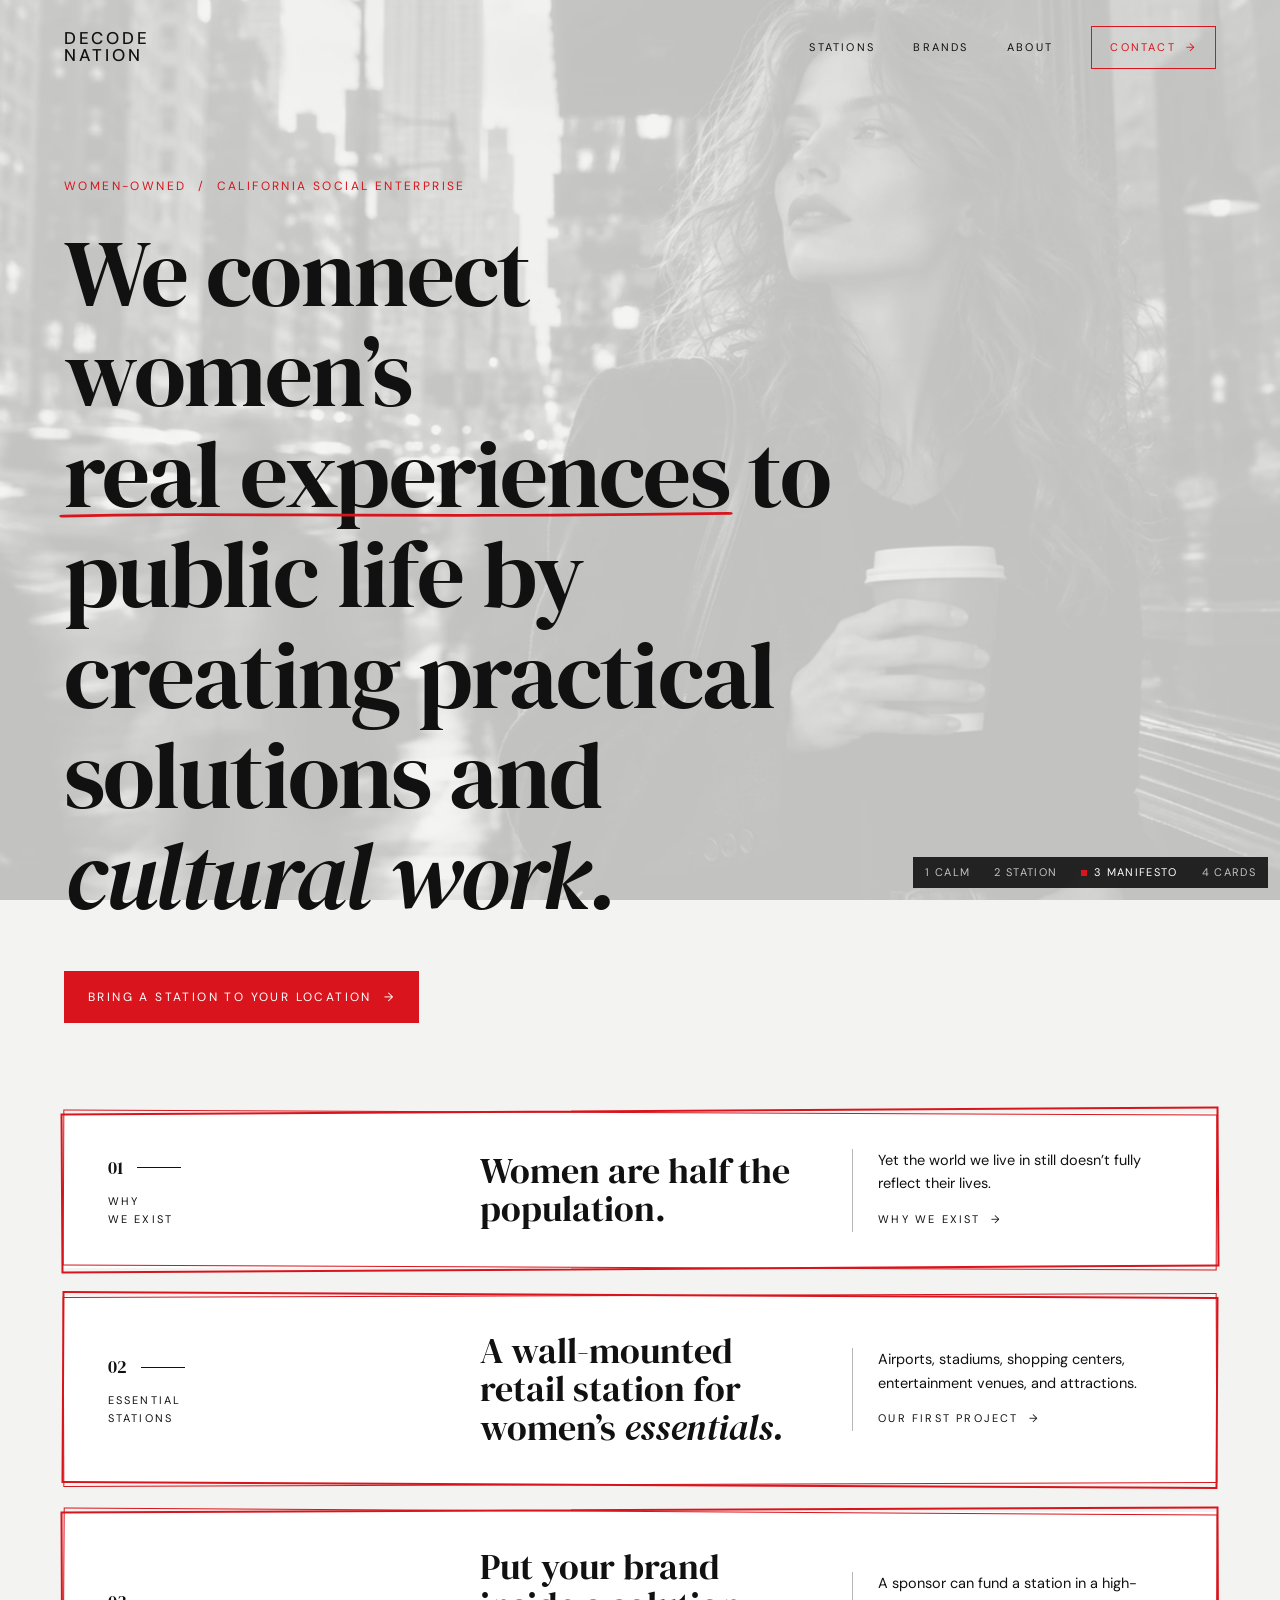
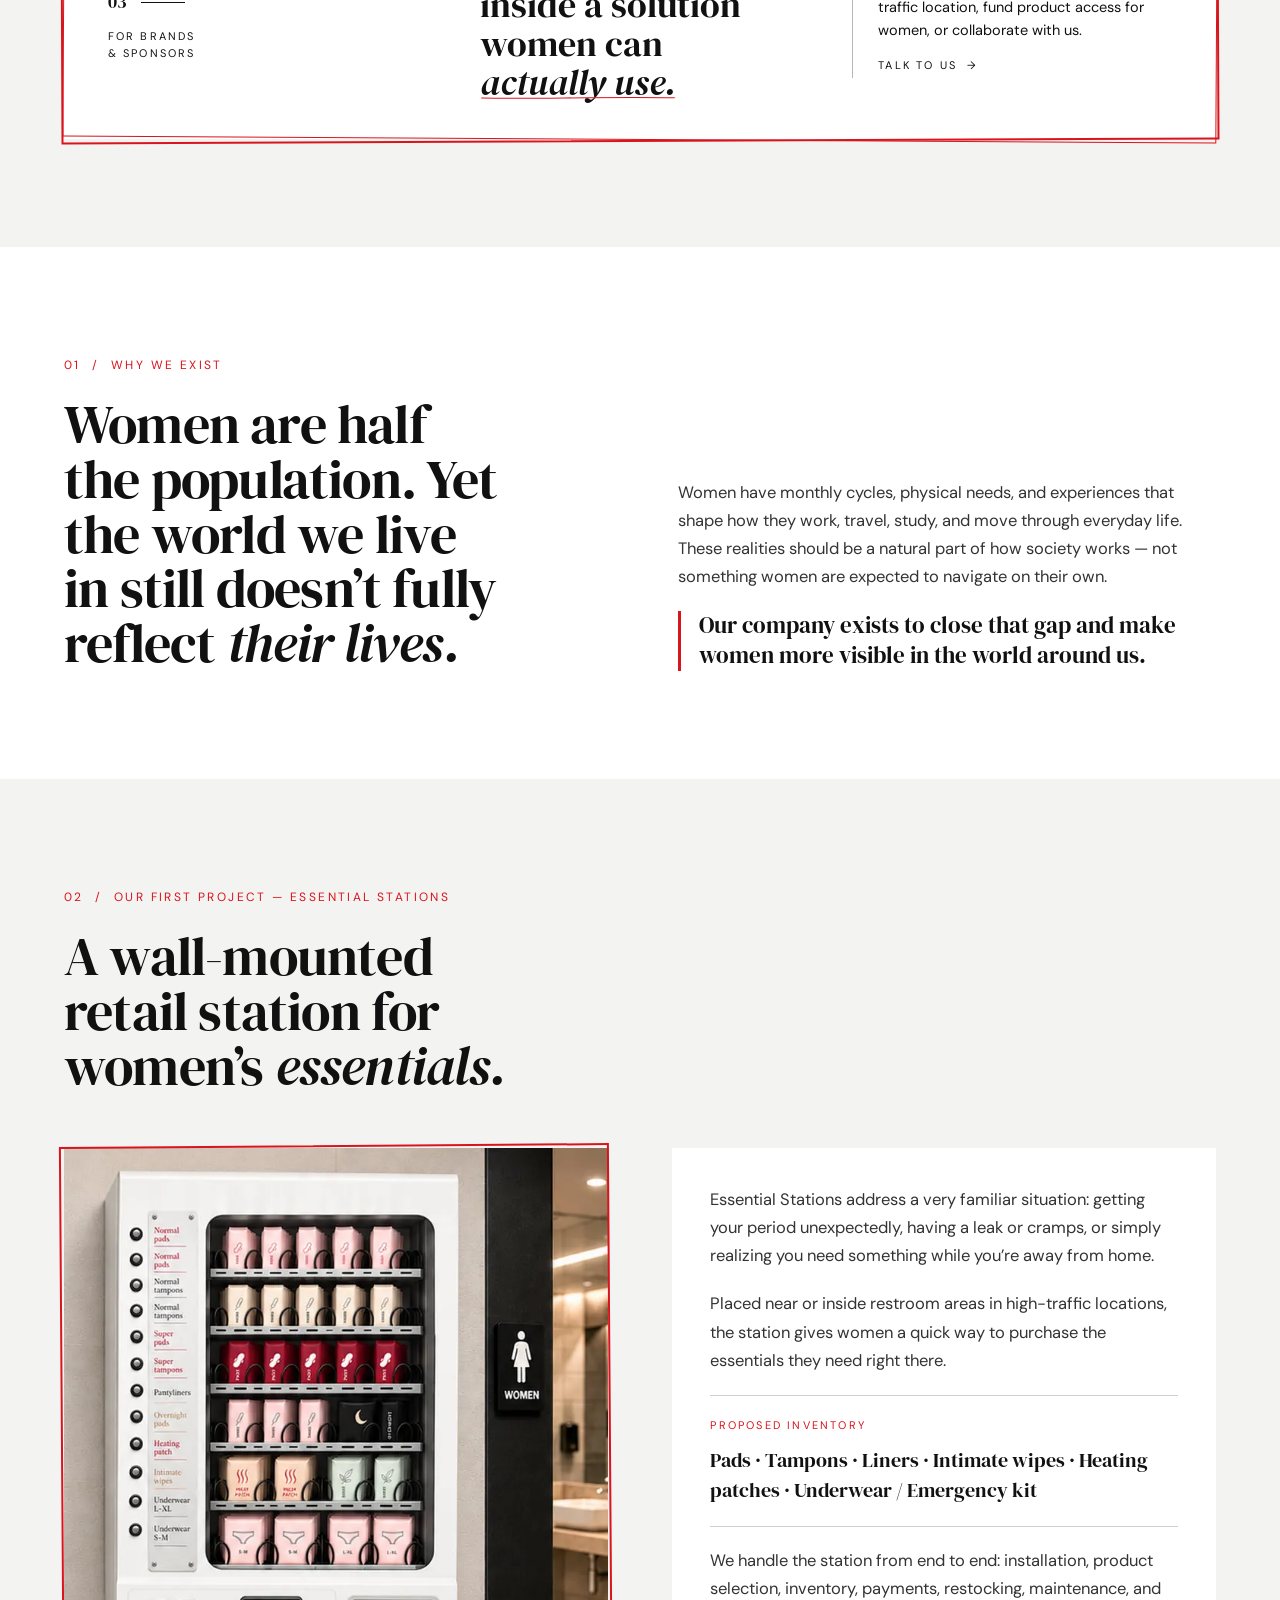
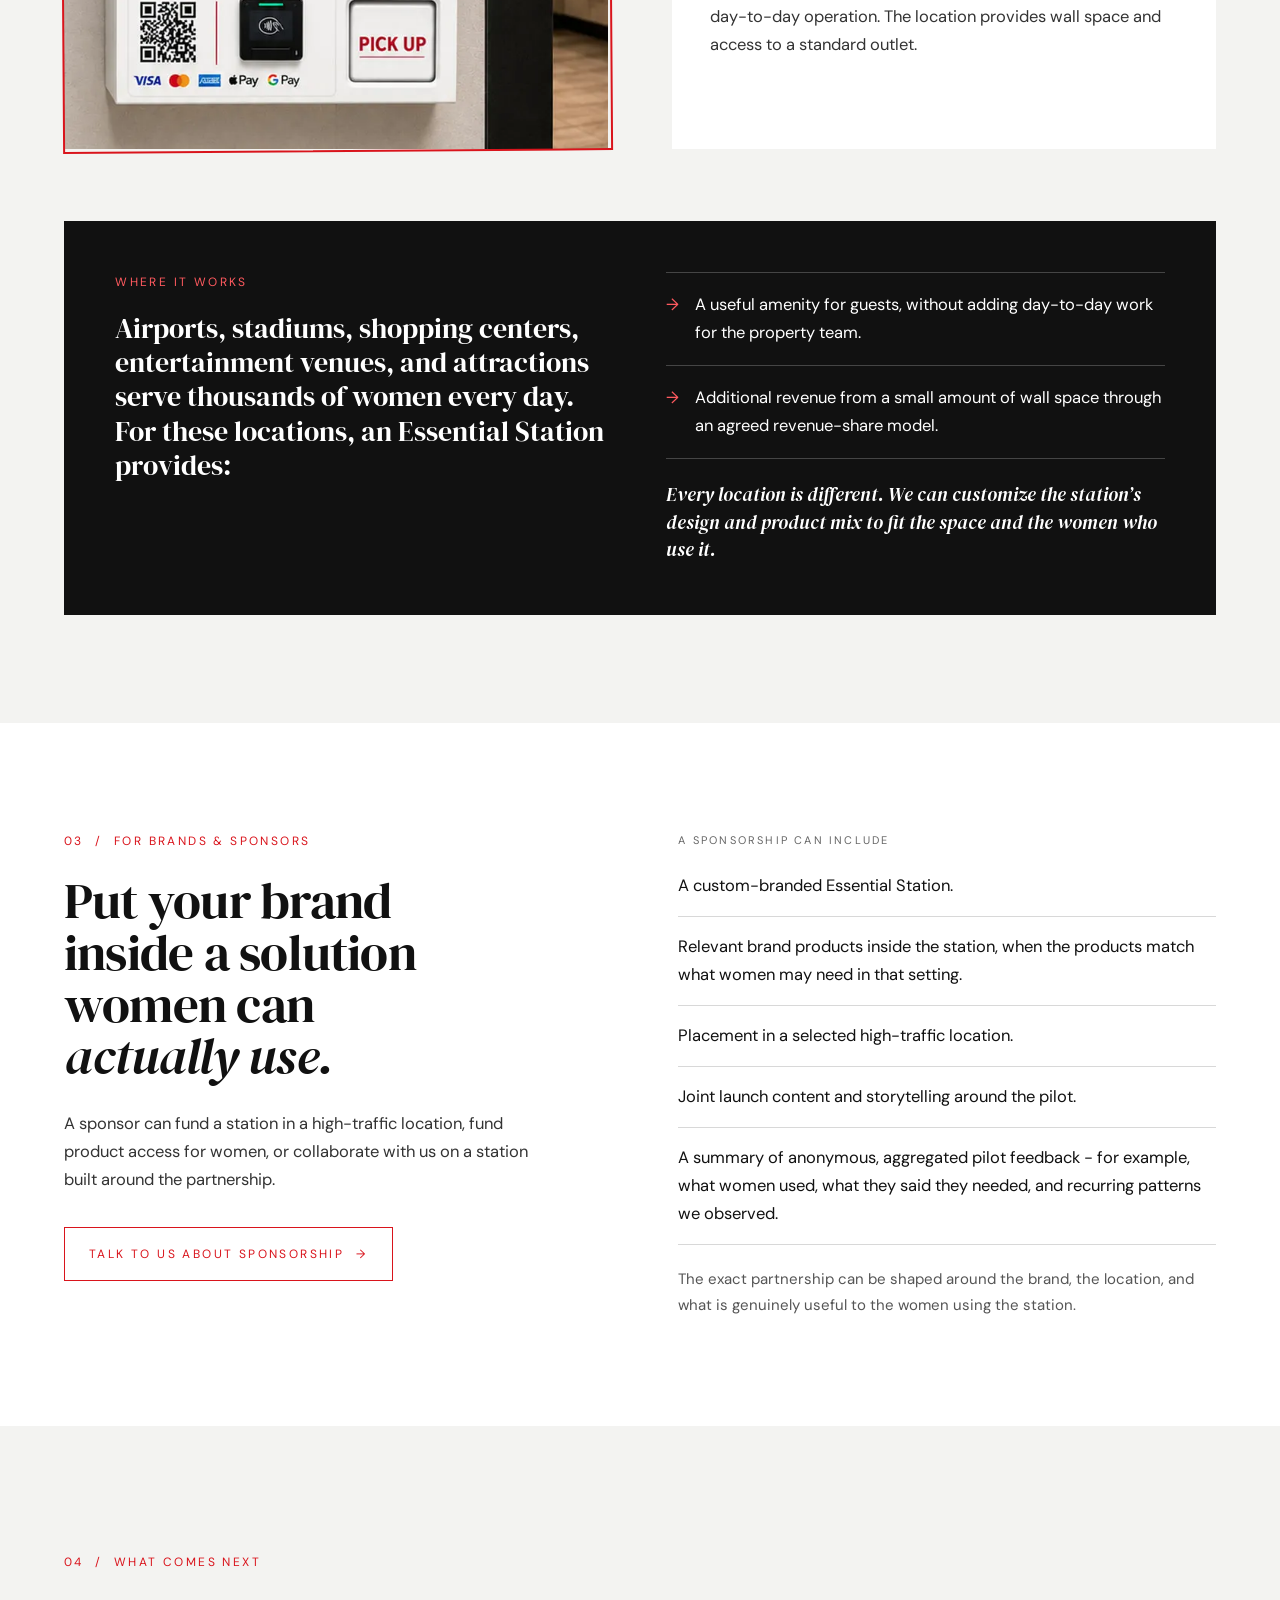
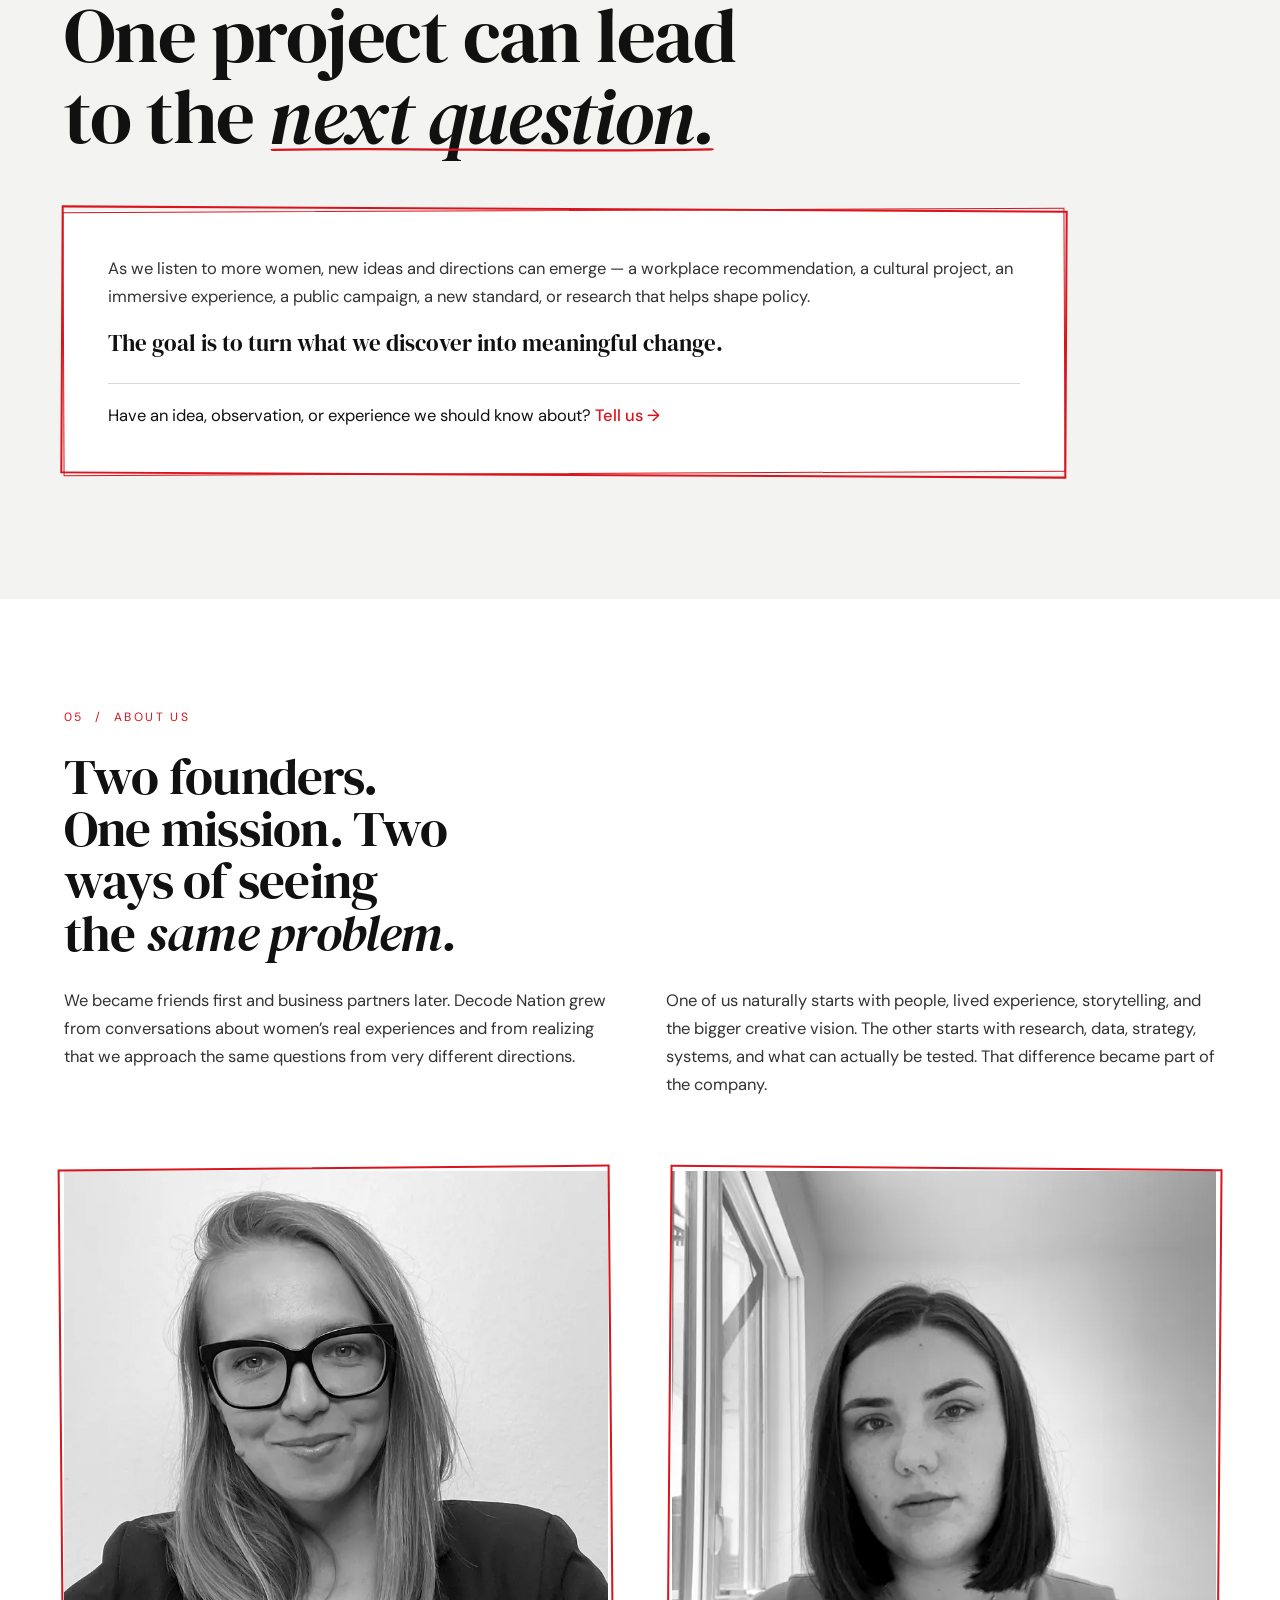
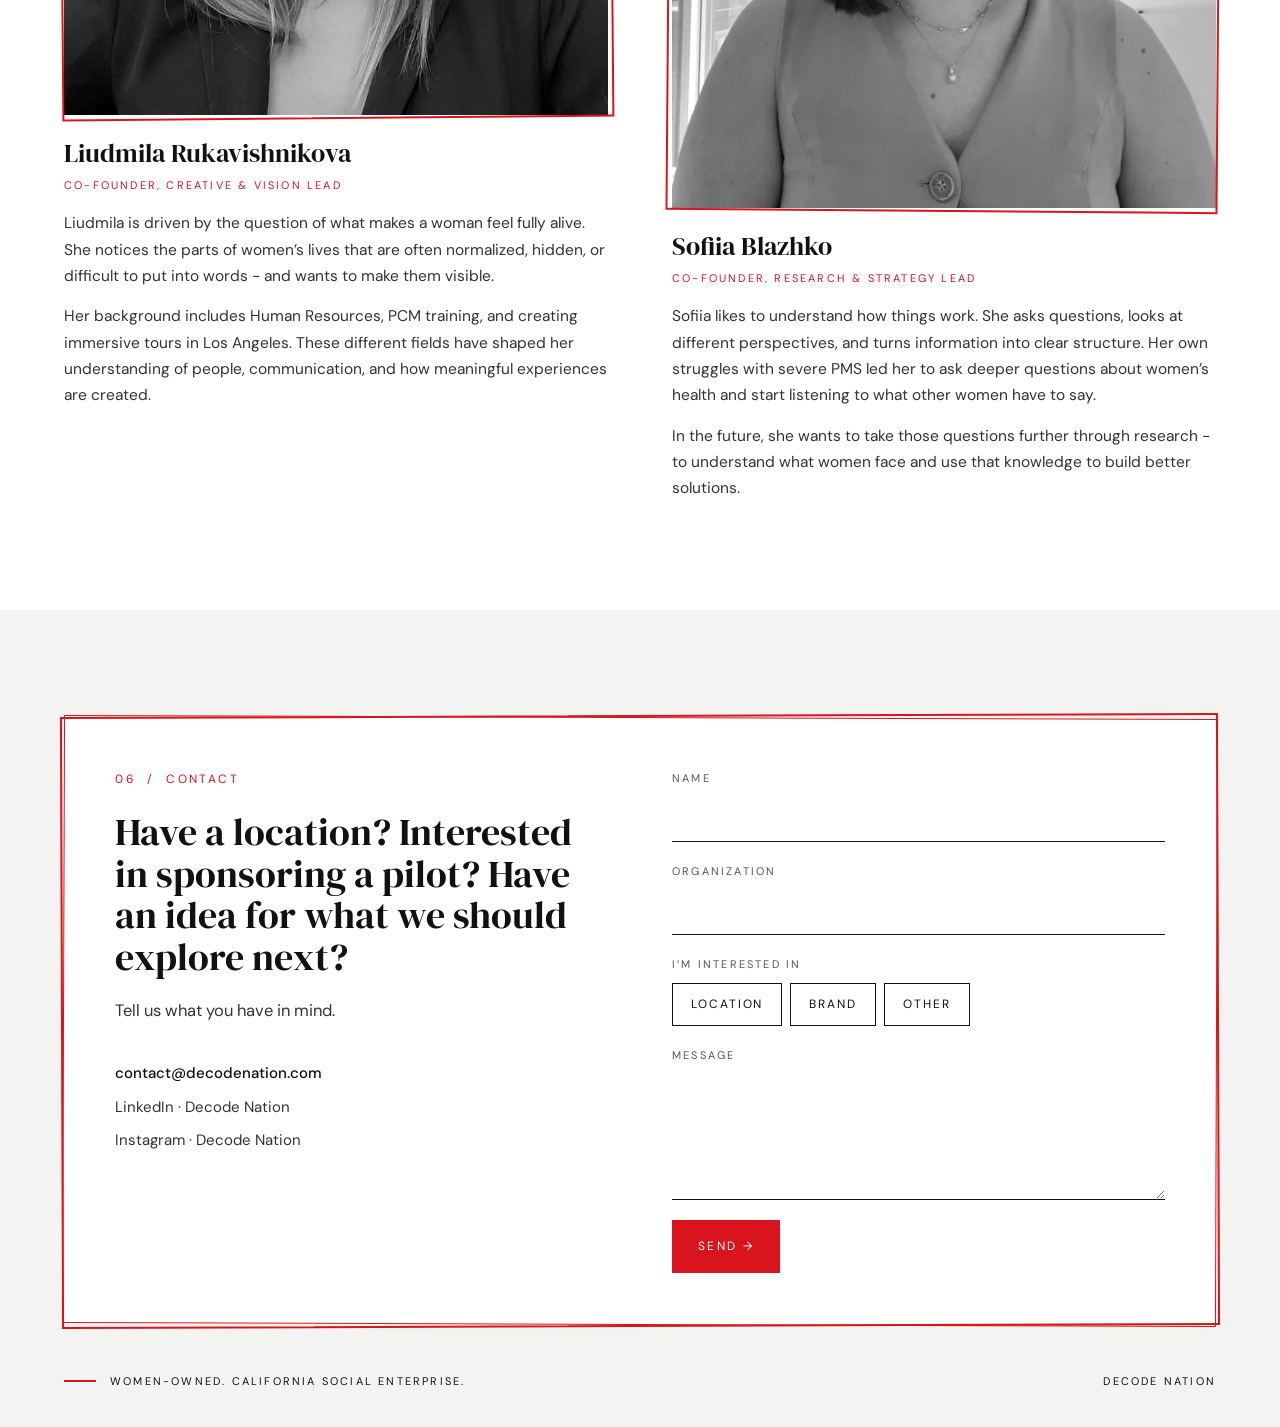
<file: manifesto/index.html>
<!DOCTYPE html>
<html lang="en">
<head>
<meta charset="utf-8">
<meta name="viewport" content="width=device-width, initial-scale=1">
<title>Decode Nation — Essential Stations</title>
<meta name="description" content="Decode Nation is a women-owned California social enterprise. Our first project, Essential Stations, places wall-mounted retail stations for women’s essentials in high-traffic venues.">
<meta name="robots" content="noindex, nofollow">
<meta property="og:type" content="website">
<meta property="og:title" content="Decode Nation — Essential Stations">
<meta property="og:description" content="We connect women’s real experiences to public life by creating practical solutions and cultural work.">
<link rel="icon" href="../assets/logo.jpg" type="image/jpeg">
<link rel="preconnect" href="https://fonts.googleapis.com">
<link rel="preconnect" href="https://fonts.gstatic.com" crossorigin>
<link href="https://fonts.googleapis.com/css2?family=DM+Serif+Display:ital@0;1&family=DM+Sans:opsz,wght@9..40,400;9..40,500&display=swap" rel="stylesheet">
<link rel="preload" as="image" href="../assets/editorial-street.webp" type="image/webp">
<link rel="stylesheet" href="style.css">
<script src="main.js" defer></script>
</head>
<body>
<a class="skip-link" href="#top">Skip to content</a>

<div class="page">

  <div class="backdrop" aria-hidden="true"></div>

  <div class="page__inner">

    <header class="site-header">
      <a class="logo" href="#top">Decode<br>Nation</a>
      <nav class="site-nav" aria-label="Main">
        <a class="site-nav__link" href="#stations">Stations</a>
        <a class="site-nav__link" href="#brands">Brands</a>
        <a class="site-nav__link" href="#about">About</a>
        <a class="site-nav__cta" href="#contact">Contact<span aria-hidden="true">→</span></a>
      </nav>
    </header>

    <main id="top" tabindex="-1">

      <section class="hero" aria-labelledby="hero-title">
        <p class="hero__eyebrow">Women-owned <span class="slash">/</span> California social enterprise</p>
        <h1 class="hero__title" id="hero-title">We connect women’s <span class="u">real experiences<svg class="u__line u__line--hero" viewBox="0 0 300 14" preserveAspectRatio="none" aria-hidden="true" focusable="false"><path class="u__path u__path--draw" d="M3 9 C 70 3, 150 12, 297 5"/></svg></span> to public life by creating practical solutions and <em>cultural work.</em></h1>
        <!-- Hero CTA: toggleable, client hasn't finally decided (README "Open items"). Remove this link to switch it off. -->
        <a class="btn btn--solid hero__cta" href="#stations">Bring a Station to Your Location<span aria-hidden="true">→</span></a>
      </section>

      <section class="overview" id="overview" aria-label="Overview">

        <div class="ov-card sketch" data-reveal>
          <span class="sketch__line sketch__line--a sketch__line--ov1a" aria-hidden="true"></span>
          <span class="sketch__line sketch__line--b sketch__line--ov1b" aria-hidden="true"></span>
          <div class="ov-card__grid">
            <div class="ov-card__head">
              <span class="ov-card__num">01<span class="ov-card__rule" aria-hidden="true"></span></span>
              <span class="ov-card__label">Why<br>We Exist</span>
            </div>
            <p class="ov-card__statement">Women are half the population.</p>
            <div class="ov-card__aside">
              <p>Yet the world we live in still doesn’t fully reflect their lives.</p>
              <a class="arrow-link" href="#why">Why we exist<span aria-hidden="true">→</span></a>
            </div>
          </div>
        </div>

        <div class="ov-card sketch" data-reveal>
          <span class="sketch__line sketch__line--a sketch__line--ov2a" aria-hidden="true"></span>
          <span class="sketch__line sketch__line--b sketch__line--ov2b" aria-hidden="true"></span>
          <div class="ov-card__grid">
            <div class="ov-card__head">
              <span class="ov-card__num">02<span class="ov-card__rule" aria-hidden="true"></span></span>
              <span class="ov-card__label">Essential<br>Stations</span>
            </div>
            <p class="ov-card__statement">A wall-mounted retail station for women’s <em>essentials.</em></p>
            <div class="ov-card__aside">
              <p>Airports, stadiums, shopping centers, entertainment venues, and attractions.</p>
              <a class="arrow-link" href="#stations">Our first project<span aria-hidden="true">→</span></a>
            </div>
          </div>
        </div>

        <div class="ov-card sketch" data-reveal>
          <span class="sketch__line sketch__line--a sketch__line--ov3a" aria-hidden="true"></span>
          <span class="sketch__line sketch__line--b sketch__line--ov3b" aria-hidden="true"></span>
          <div class="ov-card__grid">
            <div class="ov-card__head">
              <span class="ov-card__num">03<span class="ov-card__rule" aria-hidden="true"></span></span>
              <span class="ov-card__label">For Brands<br>&amp; Sponsors</span>
            </div>
            <p class="ov-card__statement">Put your brand inside a solution women can <span class="u"><em>actually use.</em><svg class="u__line" viewBox="0 0 300 14" preserveAspectRatio="none" aria-hidden="true" focusable="false"><path class="u__path" d="M3 8 C 80 12, 180 3, 297 7"/></svg></span></p>
            <div class="ov-card__aside">
              <p>A sponsor can fund a station in a high-traffic location, fund product access for women, or collaborate with us.</p>
              <a class="arrow-link" href="#brands">Talk to us<span aria-hidden="true">→</span></a>
            </div>
          </div>
        </div>
      </section>

      <section class="section section--white" id="why" data-reveal aria-labelledby="why-title">
        <div class="wrap two-col">
          <div class="col">
            <p class="section-label">01 <span class="slash">/</span> Why We Exist</p>
            <h2 class="h2" id="why-title">Women are half the population. Yet the world we live in still doesn’t fully reflect <em>their lives.</em></h2>
          </div>
          <div class="col why__text">
            <p class="body-text">Women have monthly cycles, physical needs, and experiences that shape how they work, travel, study, and move through everyday life. These realities should be a natural part of how society works — not something women are expected to navigate on their own.</p>
            <p class="pull-quote">Our company exists to close that gap and make women more visible in the world around us.</p>
          </div>
        </div>
      </section>

      <section class="section" id="stations" data-reveal aria-labelledby="stations-title">
        <div class="wrap">
          <p class="section-label">02 <span class="slash">/</span> Our First Project — Essential Stations</p>
          <h2 class="h2 h2--18ch" id="stations-title">A wall-mounted retail station for women’s <em>essentials.</em></h2>
          <div class="stations__grid">
            <div class="station-frame">
              <span class="sketch__line sketch__line--a station-frame__line sketch__line--stationa" aria-hidden="true"></span>
              <div class="station-frame__media">
                <img src="../assets/station.webp" width="716" height="791" loading="lazy" decoding="async" alt="Render of an Essential Station: a wall-mounted unit with a lit shelf of pads, tampons and other women’s essentials behind glass, with selection buttons and a payment panel">
              </div>
            </div>
            <div class="stations__text">
              <p class="body-text">Essential Stations address a very familiar situation: getting your period unexpectedly, having a leak or cramps, or simply realizing you need something while you’re away from home.</p>
              <p class="body-text">Placed near or inside restroom areas in high-traffic locations, the station gives women a quick way to purchase the essentials they need right there.</p>
              <div class="inventory">
                <p class="inventory__label">Proposed Inventory</p>
                <p class="inventory__list">Pads · Tampons · Liners · Intimate wipes · Heating patches · Underwear / Emergency kit</p>
              </div>
              <p class="body-text">We handle the station from end to end: installation, product selection, inventory, payments, restocking, maintenance, and day-to-day operation. The location provides wall space and access to a standard outlet.</p>
            </div>
          </div>

          <div class="where" data-reveal>
            <div class="where__grid">
              <div class="col">
                <h3 class="where__label">Where It Works</h3>
                <p class="where__statement">Airports, stadiums, shopping centers, entertainment venues, and attractions serve thousands of women every day. For these locations, an Essential Station provides:</p>
              </div>
              <div class="col where__list">
                <div class="where__row"><span class="where__arrow" aria-hidden="true">→</span><p>A useful amenity for guests, without adding day-to-day work for the property team.</p></div>
                <div class="where__row where__row--last"><span class="where__arrow" aria-hidden="true">→</span><p>Additional revenue from a small amount of wall space through an agreed revenue-share model.</p></div>
                <p class="where__note">Every location is different. We can customize the station’s design and product mix to fit the space and the women who use it.</p>
              </div>
            </div>
          </div>
        </div>
      </section>

      <section class="section section--white" id="brands" data-reveal aria-labelledby="brands-title">
        <div class="wrap two-col">
          <div class="col">
            <p class="section-label">03 <span class="slash">/</span> For Brands &amp; Sponsors</p>
            <h2 class="h2 h2--sm h2--16ch" id="brands-title">Put your brand inside a solution women can <em>actually use.</em></h2>
            <p class="body-text brands__lead">A sponsor can fund a station in a high-traffic location, fund product access for women, or collaborate with us on a station built around the partnership.</p>
            <a class="btn btn--outline brands__cta" href="#contact">Talk to Us About Sponsorship<span aria-hidden="true">→</span></a>
          </div>
          <div class="col">
            <h3 class="list-label">A Sponsorship Can Include</h3>
            <ul class="rule-list">
              <li>A custom-branded Essential Station.</li>
              <li>Relevant brand products inside the station, when the products match what women may need in that setting.</li>
              <li>Placement in a selected high-traffic location.</li>
              <li>Joint launch content and storytelling around the pilot.</li>
              <li>A summary of anonymous, aggregated pilot feedback - for example, what women used, what they said they needed, and recurring patterns we observed.</li>
            </ul>
            <p class="brands__note">The exact partnership can be shaped around the brand, the location, and what is genuinely useful to the women using the station.</p>
          </div>
        </div>
      </section>

      <section class="section section--next" id="next" data-reveal aria-labelledby="next-title">
        <div class="wrap wrap--narrow">
          <p class="section-label">04 <span class="slash">/</span> What Comes Next</p>
          <h2 class="h2 h2--xl" id="next-title">One project can lead to the <span class="u"><em>next question.</em><svg class="u__line" viewBox="0 0 300 14" preserveAspectRatio="none" aria-hidden="true" focusable="false"><path class="u__path" d="M3 7 C 90 2, 190 12, 297 6"/></svg></span></h2>
          <div class="next-card sketch">
            <span class="sketch__line sketch__line--a sketch__line--nexta" aria-hidden="true"></span>
            <span class="sketch__line sketch__line--b sketch__line--nextb" aria-hidden="true"></span>
            <div class="next-card__body">
              <p class="body-text">As we listen to more women, new ideas and directions can emerge — a workplace recommendation, a cultural project, an immersive experience, a public campaign, a new standard, or research that helps shape policy.</p>
              <p class="pull-quote pull-quote--plain">The goal is to turn what we discover into meaningful change.</p>
              <p class="next-card__ask">Have an idea, observation, or experience we should know about? <a class="tell-us" href="#contact">Tell us →</a></p>
            </div>
          </div>
        </div>
      </section>

      <section class="section section--white" id="about" data-reveal aria-labelledby="about-title">
        <div class="wrap">
          <p class="section-label">05 <span class="slash">/</span> About Us</p>
          <h2 class="h2 h2--sm h2--20ch" id="about-title">Two founders. One mission. Two ways of seeing the <em>same problem.</em></h2>
          <div class="about__intro">
            <p>We became friends first and business partners later. Decode Nation grew from conversations about women’s real experiences and from realizing that we approach the same questions from very different directions.</p>
            <p>One of us naturally starts with people, lived experience, storytelling, and the bigger creative vision. The other starts with research, data, strategy, systems, and what can actually be tested. That difference became part of the company.</p>
          </div>
          <div class="founders">
            <article class="founder">
              <div class="portrait">
                <img src="../assets/founder-liudmila.webp" srcset="../assets/founder-liudmila-800.webp 800w, ../assets/founder-liudmila.webp 1280w" sizes="(max-width: 760px) calc(100vw - 40px), (max-width: 1328px) calc(50vw - 100px), 564px" width="1280" height="1280" loading="lazy" decoding="async" alt="Portrait of Liudmila Rukavishnikova, co-founder of Decode Nation">
                <span class="portrait__line portrait__line--l" aria-hidden="true"></span>
              </div>
              <h3 class="founder__name">Liudmila Rukavishnikova</h3>
              <p class="founder__role">Co-Founder, Creative &amp; Vision Lead</p>
              <div class="founder__bio">
                <p>Liudmila is driven by the question of what makes a woman feel fully alive. She notices the parts of women’s lives that are often normalized, hidden, or difficult to put into words - and wants to make them visible.</p>
                <p>Her background includes Human Resources, PCM training, and creating immersive tours in Los Angeles. These different fields have shaped her understanding of people, communication, and how meaningful experiences are created.</p>
              </div>
            </article>
            <article class="founder">
              <div class="portrait">
                <img src="../assets/founder-sofiia.webp" srcset="../assets/founder-sofiia-800.webp 683w, ../assets/founder-sofiia.webp 948w" sizes="(max-width: 760px) calc(100vw - 40px), (max-width: 1328px) calc(50vw - 100px), 564px" width="948" height="1111" loading="lazy" decoding="async" alt="Portrait of Sofiia Blazhko, co-founder of Decode Nation">
                <span class="portrait__line portrait__line--r" aria-hidden="true"></span>
              </div>
              <h3 class="founder__name">Sofiia Blazhko</h3>
              <p class="founder__role">Co-Founder, Research &amp; Strategy Lead</p>
              <div class="founder__bio">
                <p>Sofiia likes to understand how things work. She asks questions, looks at different perspectives, and turns information into clear structure. Her own struggles with severe PMS led her to ask deeper questions about women’s health and start listening to what other women have to say.</p>
                <p>In the future, she wants to take those questions further through research - to understand what women face and use that knowledge to build better solutions.</p>
              </div>
            </article>
          </div>
        </div>
      </section>

      <section class="section section--contact" id="contact" aria-labelledby="contact-title">
        <div class="wrap">
          <div class="contact-card sketch">
            <span class="sketch__line sketch__line--a sketch__line--contacta" aria-hidden="true"></span>
            <span class="sketch__line sketch__line--b sketch__line--contactb" aria-hidden="true"></span>
            <div class="contact-card__grid">
              <div class="col">
                <p class="section-label">06 <span class="slash">/</span> Contact</p>
                <h2 class="contact__title" id="contact-title">Have a location? Interested in sponsoring a pilot? Have an idea for what we should explore next?</h2>
                <p class="body-text contact__lead">Tell us what you have in mind.</p>
                <div class="contact__links">
                  <a class="contact__link contact__link--email" href="mailto:contact@decodenation.com">contact@decodenation.com</a>
                  <!-- TODO client: URL -->
                  <a class="contact__link" href="#contact">LinkedIn · Decode Nation</a>
                  <!-- TODO client: URL -->
                  <a class="contact__link" href="#contact">Instagram · Decode Nation</a>
                </div>
              </div>

              <form class="contact-form" novalidate>
                <div class="field">
                  <label class="field__label" for="f-name">Name</label>
                  <input class="field__input" id="f-name" type="text" name="name" autocomplete="name" required aria-describedby="err-name">
                  <span class="field__error" id="err-name"></span>
                </div>
                <div class="field">
                  <label class="field__label" for="f-org">Organization</label>
                  <input class="field__input" id="f-org" type="text" name="organization" autocomplete="organization">
                </div>
                <fieldset class="intent">
                  <legend class="field__label intent__legend">I’m interested in</legend>
                  <div class="intent__options">
                    <label class="intent__opt"><input class="intent__input" type="radio" name="intent" value="Location"><span class="intent__btn">Location</span></label>
                    <label class="intent__opt"><input class="intent__input" type="radio" name="intent" value="Brand"><span class="intent__btn">Brand</span></label>
                    <label class="intent__opt"><input class="intent__input" type="radio" name="intent" value="Other"><span class="intent__btn">Other</span></label>
                  </div>
                </fieldset>
                <div class="field">
                  <label class="field__label" for="f-message">Message</label>
                  <textarea class="field__input field__input--area" id="f-message" name="message" rows="4" required aria-describedby="err-message"></textarea>
                  <span class="field__error" id="err-message"></span>
                </div>
                <div class="hp" aria-hidden="true">
                  <label for="f-website">Website</label>
                  <input id="f-website" type="text" name="website" tabindex="-1" autocomplete="off">
                </div>
                <button class="btn btn--solid btn--submit" type="submit"><span class="btn__label">Send →</span></button>
                <p class="form-status" role="status" aria-live="polite"></p>
              </form>
            </div>
          </div>
          <footer class="site-foot">
            <span class="site-foot__tag"><span class="site-foot__rule" aria-hidden="true"></span>Women-owned. California social enterprise.</span>
            <span>Decode Nation</span>
          </footer>
        </div>
      </section>
    </main>
  </div>
</div>

<nav class="variant-switch" aria-label="Design direction (review only)">
  <a href="../calm/">1 Calm</a>
  <a href="../station/">2 Station</a>
  <a href="../manifesto/" aria-current="page">3 Manifesto</a>
  <a href="../cards/">4 Cards</a>
</nav>
</body>
</html>
</file>
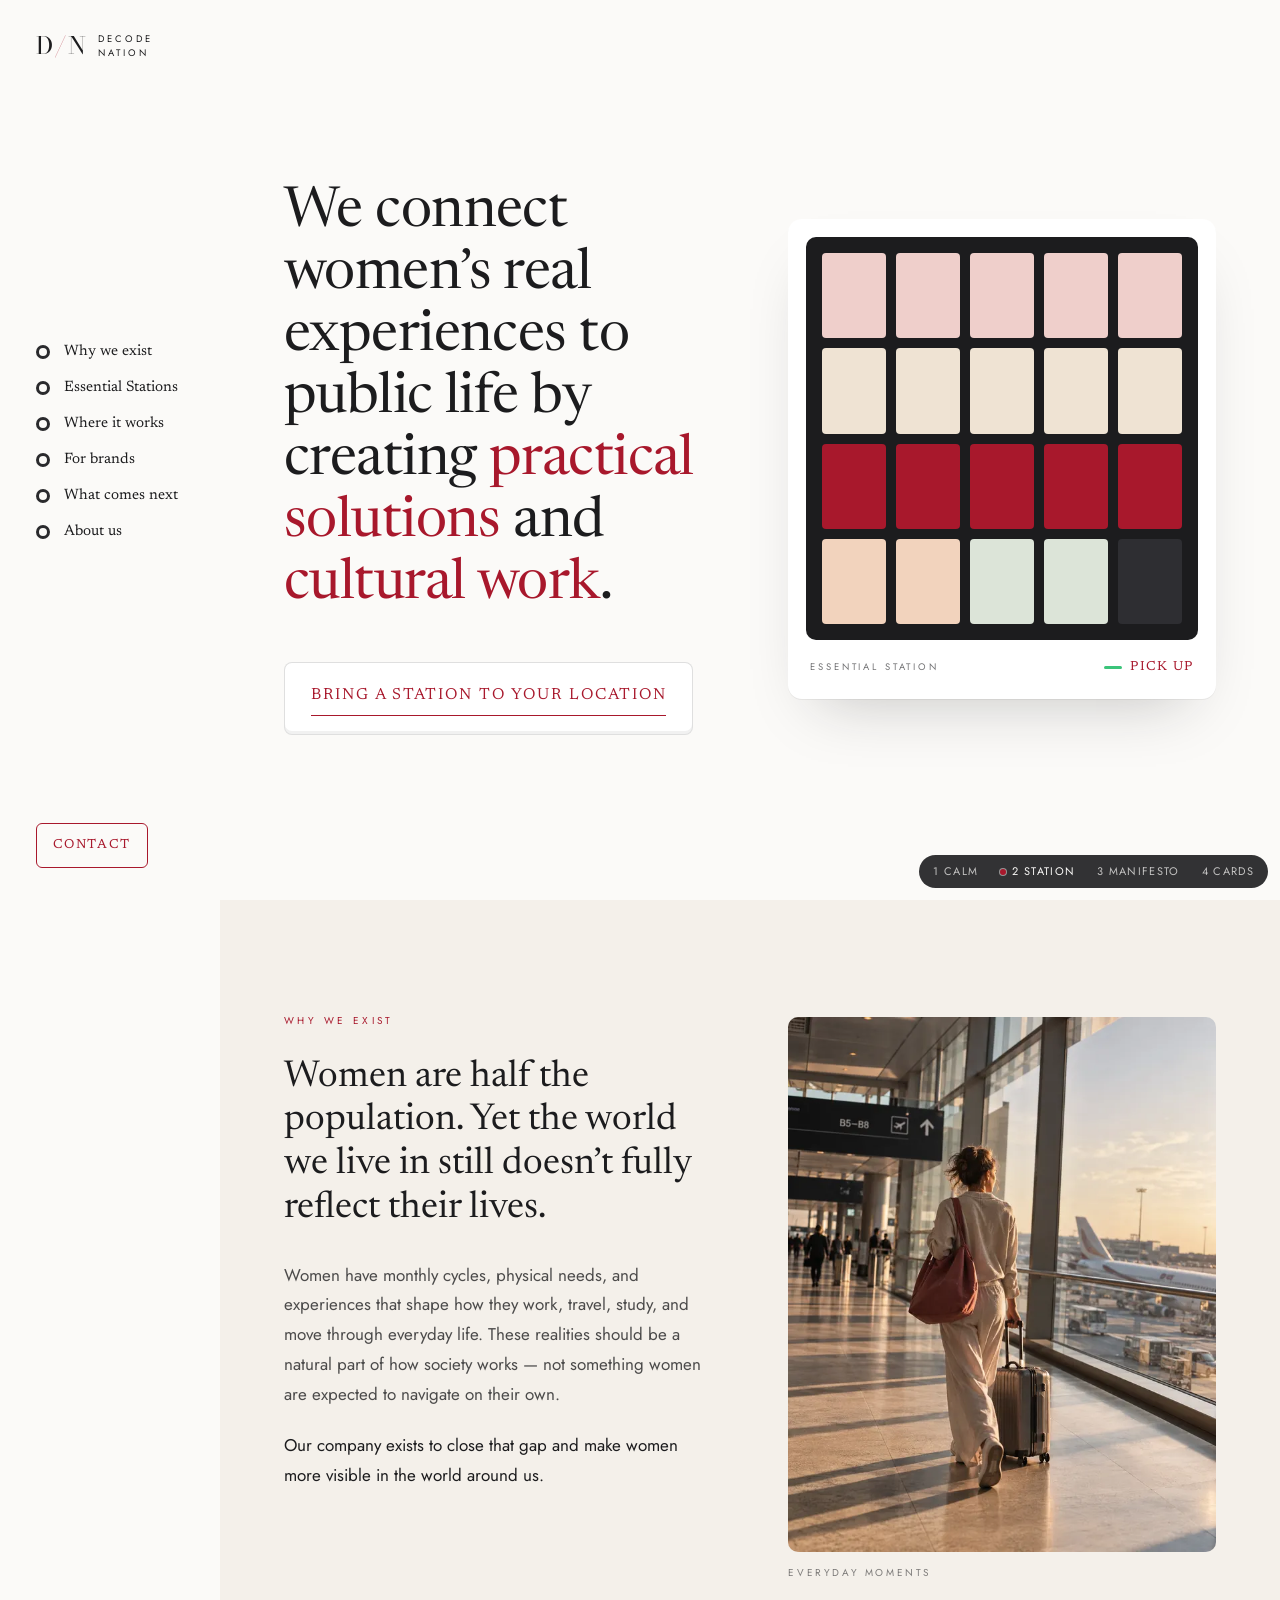
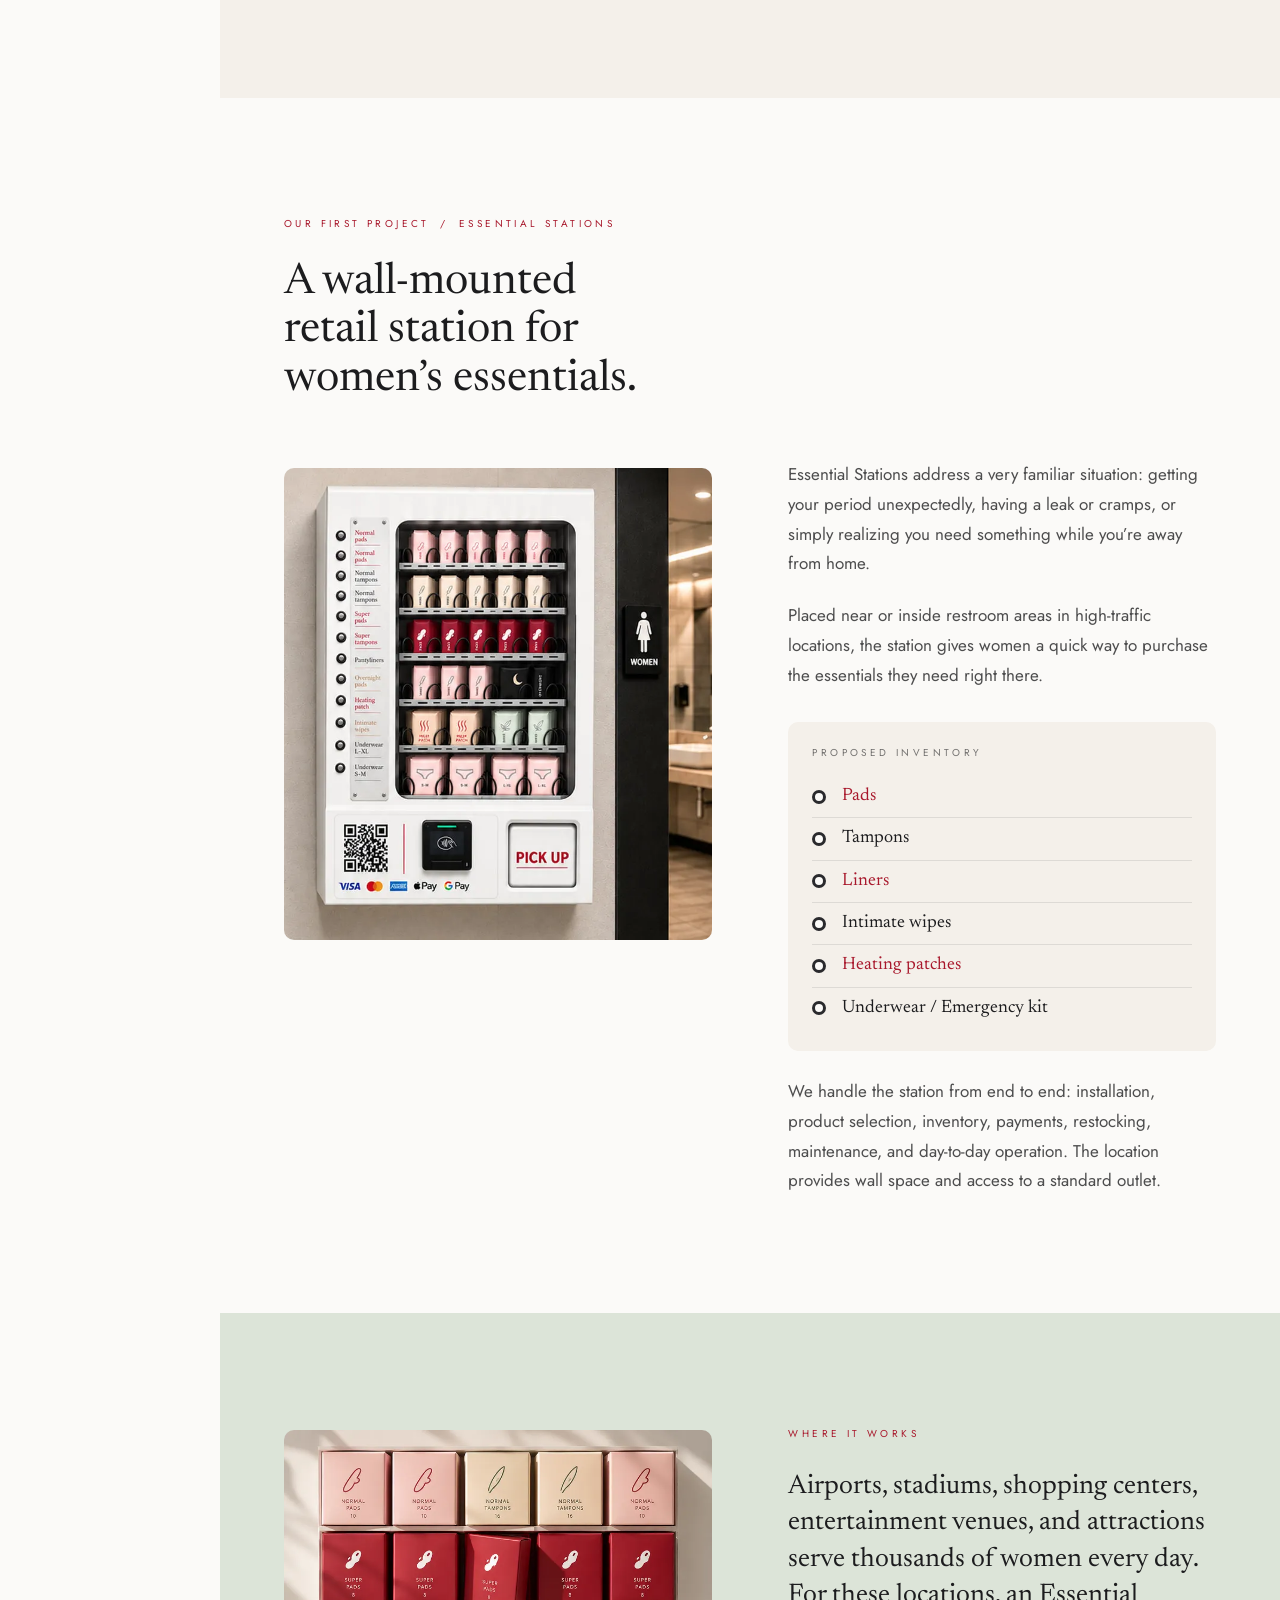
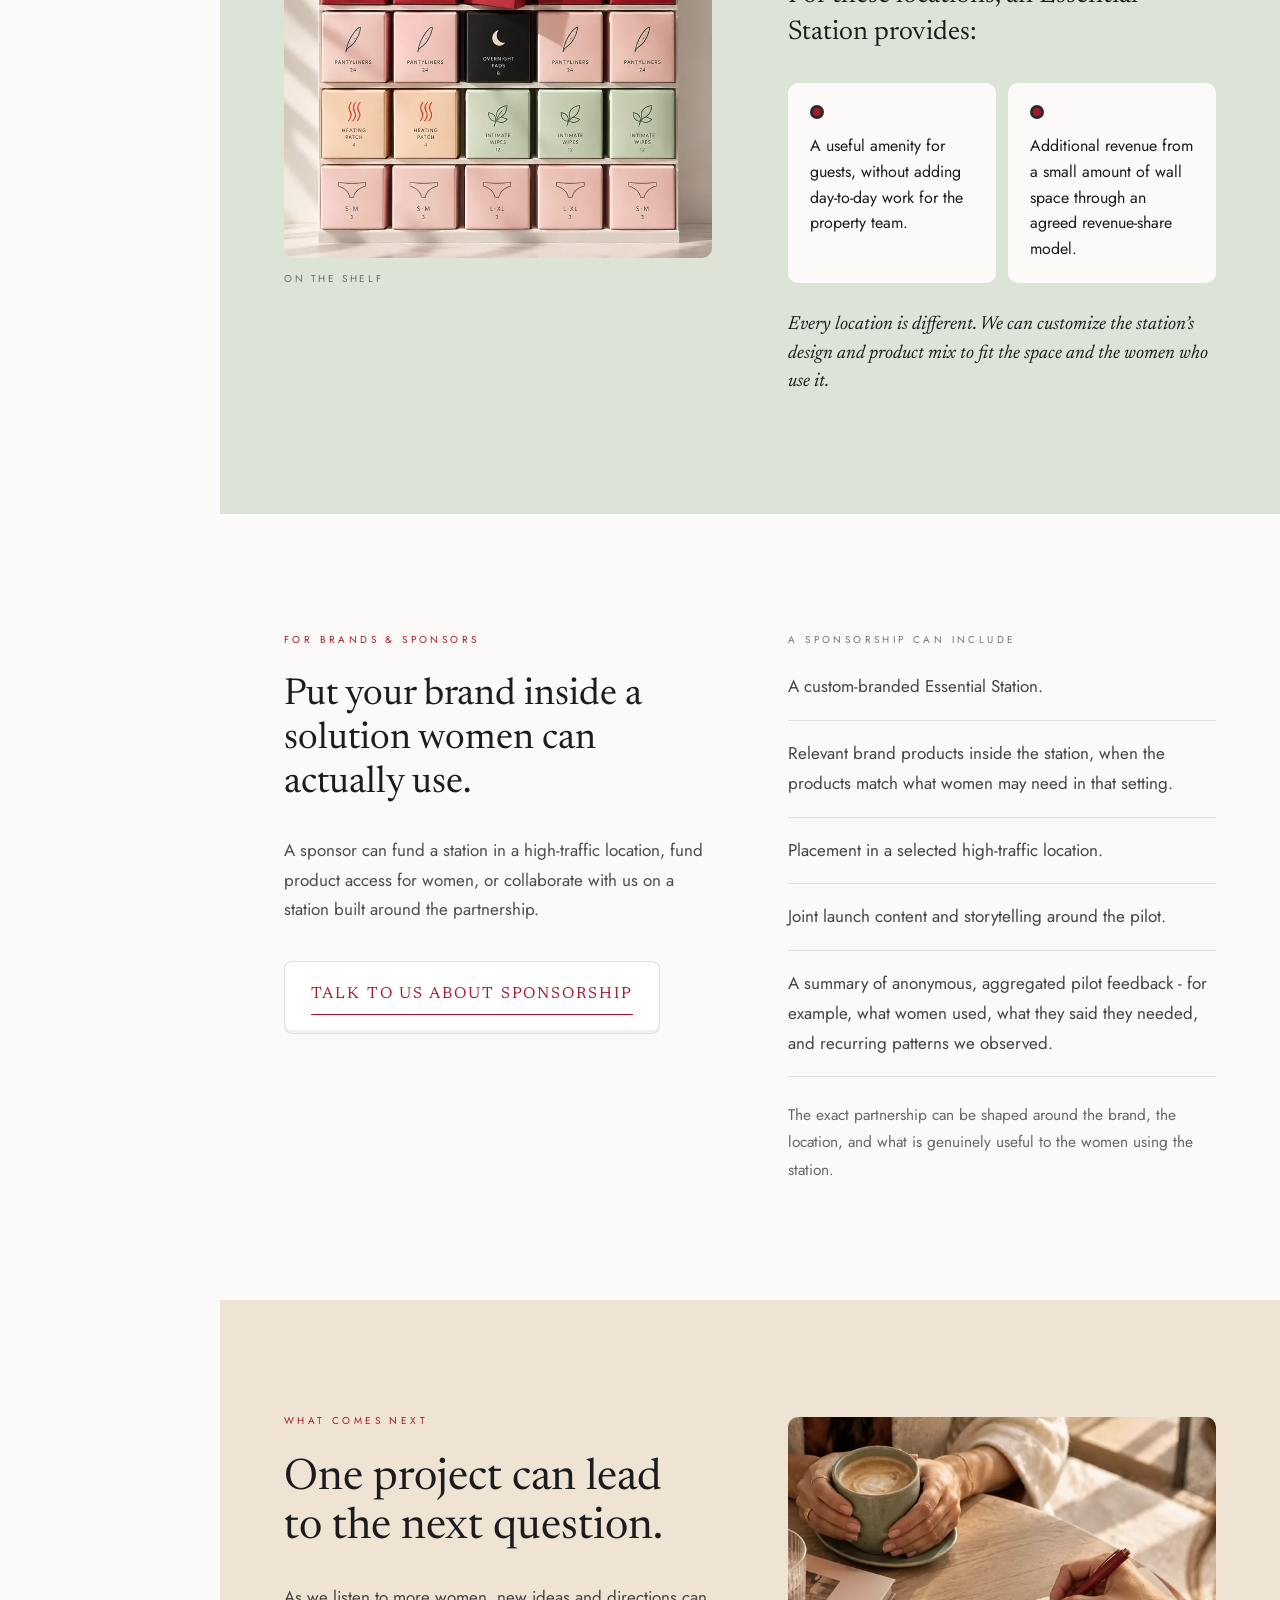
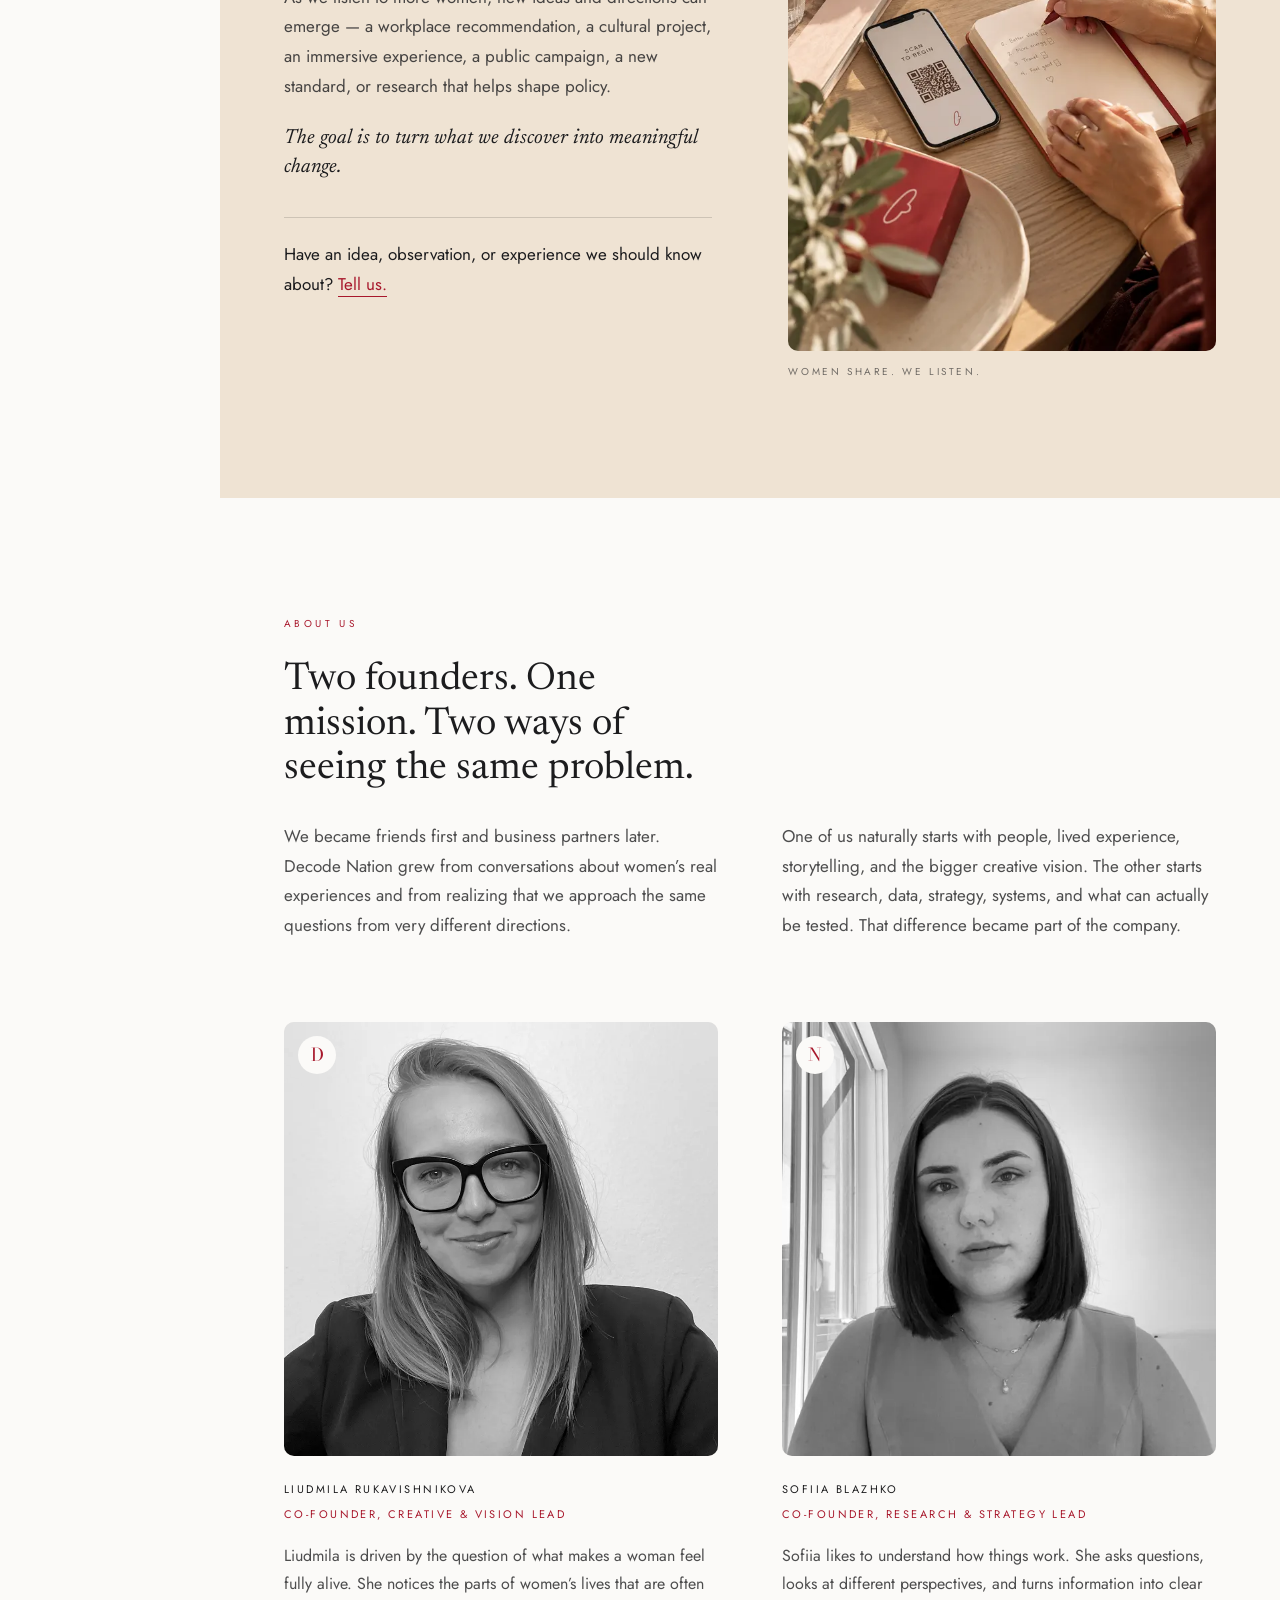
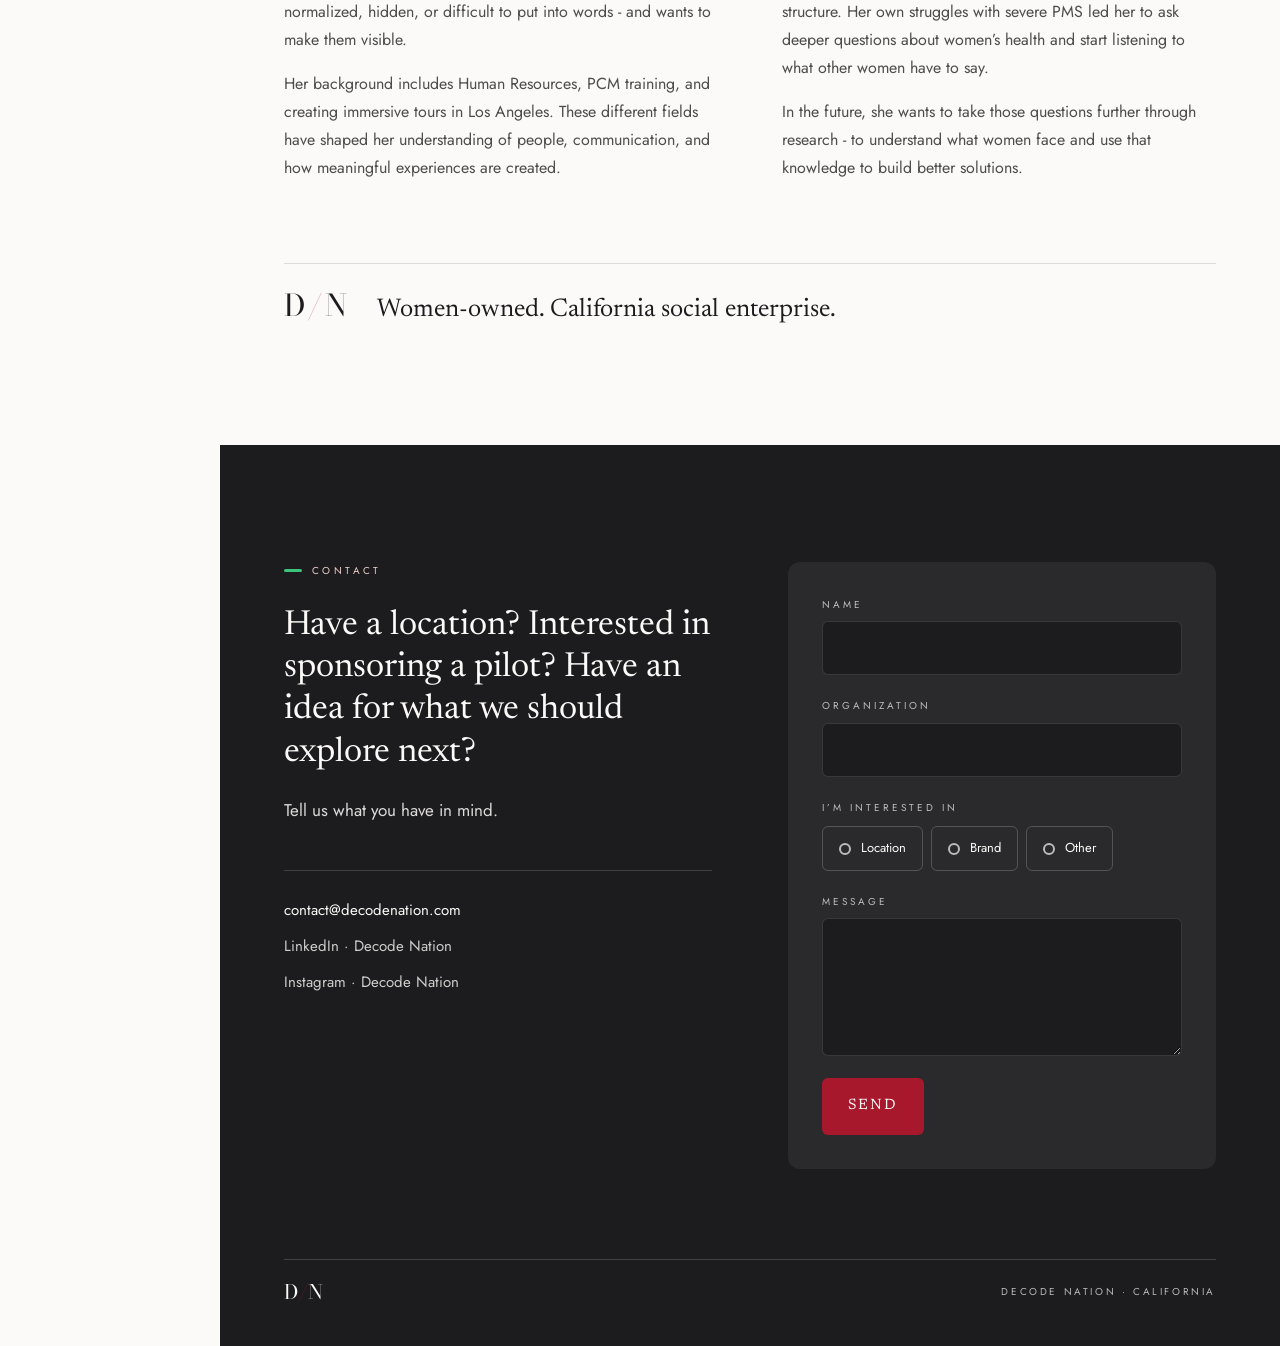
<file: station/index.html>
<!DOCTYPE html>
<html lang="en">
<head>
  <meta charset="utf-8">
  <meta name="viewport" content="width=device-width, initial-scale=1">
  <title>Decode Nation — Essential Stations</title>
  <meta name="description" content="Decode Nation connects women’s real experiences to public life. Our first project, Essential Stations, puts women’s essentials within reach in high-traffic venues.">
  <meta name="robots" content="noindex, nofollow">
  <meta property="og:type" content="website">
  <meta property="og:title" content="Decode Nation — Essential Stations">
  <meta property="og:description" content="Wall-mounted retail stations for women’s essentials, placed near restrooms in high-traffic venues. A women-owned California social enterprise.">
  <link rel="icon" href="../assets/logo.jpg" type="image/jpeg">

  <link rel="preconnect" href="https://fonts.googleapis.com">
  <link rel="preconnect" href="https://fonts.gstatic.com" crossorigin>
  <link href="https://fonts.googleapis.com/css2?family=Bodoni+Moda:opsz,wght@6..96,400&family=Newsreader:ital,opsz,wght@0,6..72,300;0,6..72,400;1,6..72,300;1,6..72,400&family=Jost:wght@300;400;500&display=swap" rel="stylesheet">

  <link rel="stylesheet" href="style.css">
  <script src="main.js" defer></script>
</head>
<body>
<a class="skip-link" href="#top">Skip to content</a>

<div class="page">

  <!-- Left rail nav (≥1100px) -->
  <aside class="rail">
    <a class="rail__logo" href="#top" aria-label="Decode Nation — back to top">
      <span class="mark mark--rail" aria-hidden="true">D<span class="mark__slash">/</span>N</span>
      <span class="rail__wordmark" aria-hidden="true">Decode<br>Nation</span>
    </a>
    <nav class="rail__nav" aria-label="Sections">
      <a class="rail__link" href="#why" data-rail="why"><span class="ring rail__dot" aria-hidden="true"></span><span class="rail__label">Why we exist</span></a>
      <a class="rail__link" href="#stations" data-rail="stations"><span class="ring rail__dot" aria-hidden="true"></span><span class="rail__label">Essential Stations</span></a>
      <a class="rail__link" href="#where" data-rail="where"><span class="ring rail__dot" aria-hidden="true"></span><span class="rail__label">Where it works</span></a>
      <a class="rail__link" href="#brands" data-rail="brands"><span class="ring rail__dot" aria-hidden="true"></span><span class="rail__label">For brands</span></a>
      <a class="rail__link" href="#next" data-rail="next"><span class="ring rail__dot" aria-hidden="true"></span><span class="rail__label">What comes next</span></a>
      <a class="rail__link" href="#about" data-rail="about"><span class="ring rail__dot" aria-hidden="true"></span><span class="rail__label">About us</span></a>
    </nav>
    <a class="rail__contact" href="#contact">Contact</a>
  </aside>

  <!-- Top bar (<1100px) -->
  <header class="topbar">
    <a class="mark mark--topbar" href="#top" aria-label="Decode Nation — back to top"><span aria-hidden="true">D<span class="mark__slash">/</span>N</span></a>
    <a class="topbar__contact" href="#contact">Contact</a>
  </header>

  <main id="top" class="main" tabindex="-1">

    <!-- Hero -->
    <section class="hero" data-sec="top">
      <div class="hero__text">
        <h1 class="hero__title">We connect women’s real experiences to public life by creating <span class="accent">practical solutions</span> and <span class="accent">cultural work</span>.</h1>
        <a class="pickup hero__cta" href="#stations">Bring a Station to Your Location<span class="pickup__line" aria-hidden="true"></span></a>
      </div>
      <div class="shelf" aria-hidden="true">
        <div class="shelf__window">
          <span class="shelf__cell shelf__cell--blush"></span>
          <span class="shelf__cell shelf__cell--blush"></span>
          <span class="shelf__cell shelf__cell--blush"></span>
          <span class="shelf__cell shelf__cell--blush"></span>
          <span class="shelf__cell shelf__cell--blush"></span>
          <span class="shelf__cell shelf__cell--beige"></span>
          <span class="shelf__cell shelf__cell--beige"></span>
          <span class="shelf__cell shelf__cell--beige"></span>
          <span class="shelf__cell shelf__cell--beige"></span>
          <span class="shelf__cell shelf__cell--beige"></span>
          <span class="shelf__cell shelf__cell--crimson"></span>
          <span class="shelf__cell shelf__cell--crimson"></span>
          <span class="shelf__cell shelf__cell--crimson"></span>
          <span class="shelf__cell shelf__cell--crimson"></span>
          <span class="shelf__cell shelf__cell--crimson"></span>
          <span class="shelf__cell shelf__cell--peach"></span>
          <span class="shelf__cell shelf__cell--peach"></span>
          <span class="shelf__cell shelf__cell--sage"></span>
          <span class="shelf__cell shelf__cell--sage"></span>
          <span class="shelf__cell shelf__cell--dark"></span>
        </div>
        <div class="shelf__footer">
          <span class="shelf__name">Essential Station</span>
          <span class="shelf__status">
            <span class="led"></span>
            <span class="shelf__pickup">Pick up</span>
          </span>
        </div>
      </div>
    </section>

    <!-- Why We Exist -->
    <section id="why" class="section section--paper" data-sec="why" data-reveal>
      <div class="container grid-2 grid-2--top">
        <div class="col">
          <p class="label label--lift">Why We Exist</p>
          <h2 class="h2 h2--md">Women are half the population. Yet the world we live in still doesn’t fully reflect their lives.</h2>
          <p class="lead-text why__body">Women have monthly cycles, physical needs, and experiences that shape how they work, travel, study, and move through everyday life. These realities should be a natural part of how society works — not something women are expected to navigate on their own.</p>
          <p class="why__close">Our company exists to close that gap and make women more visible in the world around us.</p>
        </div>
        <figure class="col figure">
          <div class="frame frame--4x5 frame--why">
            <img src="../assets/ill-airport-walk.webp"
                 srcset="../assets/ill-airport-walk-800.webp 640w, ../assets/ill-airport-walk.webp 1122w"
                 sizes="(min-width: 1100px) 540px, (min-width: 760px) 45vw, 100vw"
                 width="1122" height="1402" loading="lazy" decoding="async"
                 alt="Illustration of women walking through an airport concourse, carrying bags on the way to their gate">
          </div>
          <figcaption class="caption">Everyday moments</figcaption>
        </figure>
      </div>
    </section>

    <!-- Our First Project / Essential Stations -->
    <section id="stations" class="section" data-sec="stations" data-reveal>
      <div class="container">
        <p class="label">Our First Project <span class="label__sep">/</span> Essential Stations</p>
        <h2 class="h2 h2--lg stations__title">A wall-mounted retail station for women’s essentials.</h2>
        <div class="grid-2 stations__grid">
          <div class="col frame frame--station">
            <img src="../assets/station.webp"
                 srcset="../assets/station.webp 716w"
                 sizes="(min-width: 1100px) 540px, (min-width: 760px) 45vw, 100vw"
                 width="716" height="791" loading="lazy" decoding="async"
                 alt="Render of the Essential Station: a wall-mounted unit with a window of colour-coded product packs and selector buttons">
          </div>
          <div class="col stations__body">
            <p>Essential Stations address a very familiar situation: getting your period unexpectedly, having a leak or cramps, or simply realizing you need something while you’re away from home.</p>
            <p>Placed near or inside restroom areas in high-traffic locations, the station gives women a quick way to purchase the essentials they need right there.</p>
            <div class="inventory">
              <p class="label label--muted inventory__label">Proposed Inventory</p>
              <ul class="inventory__list">
                <li class="inventory__row"><span class="ring" aria-hidden="true"></span><span class="inventory__item inventory__item--crimson">Pads</span></li>
                <li class="inventory__row"><span class="ring" aria-hidden="true"></span><span class="inventory__item">Tampons</span></li>
                <li class="inventory__row"><span class="ring" aria-hidden="true"></span><span class="inventory__item inventory__item--crimson">Liners</span></li>
                <li class="inventory__row"><span class="ring" aria-hidden="true"></span><span class="inventory__item">Intimate wipes</span></li>
                <li class="inventory__row"><span class="ring" aria-hidden="true"></span><span class="inventory__item inventory__item--crimson">Heating patches</span></li>
                <li class="inventory__row"><span class="ring" aria-hidden="true"></span><span class="inventory__item">Underwear / Emergency kit</span></li>
              </ul>
            </div>
            <p>We handle the station from end to end: installation, product selection, inventory, payments, restocking, maintenance, and day-to-day operation. The location provides wall space and access to a standard outlet.</p>
          </div>
        </div>
      </div>
    </section>

    <!-- Where It Works -->
    <section id="where" class="section section--sage" data-sec="where" data-reveal>
      <div class="container grid-2 grid-2--top">
        <figure class="col figure">
          <div class="frame frame--square frame--where">
            <img src="../assets/ill-shelf.webp"
                 srcset="../assets/ill-shelf-800.webp 800w, ../assets/ill-shelf.webp 1254w"
                 sizes="(min-width: 1100px) 540px, (min-width: 760px) 45vw, 100vw"
                 width="1254" height="1254" loading="lazy" decoding="async"
                 alt="Still life of product packages in the station’s colours — blush, beige, crimson, peach and sage — on a white shelf in soft daylight">
          </div>
          <figcaption class="caption caption--strong">On the shelf</figcaption>
        </figure>
        <div class="col">
          <p class="label label--lift">Where It Works</p>
          <p class="where__statement">Airports, stadiums, shopping centers, entertainment venues, and attractions serve thousands of women every day. For these locations, an Essential Station provides:</p>
          <ul class="benefits">
            <li class="benefit">
              <span class="ring ring--filled benefit__dot" aria-hidden="true"></span>
              <p class="benefit__text">A useful amenity for guests, without adding day-to-day work for the property team.</p>
            </li>
            <li class="benefit">
              <span class="ring ring--filled benefit__dot" aria-hidden="true"></span>
              <p class="benefit__text">Additional revenue from a small amount of wall space through an agreed revenue-share model.</p>
            </li>
          </ul>
          <p class="where__close">Every location is different. We can customize the station’s design and product mix to fit the space and the women who use it.</p>
        </div>
      </div>
    </section>

    <!-- For Brands & Sponsors -->
    <section id="brands" class="section" data-sec="brands" data-reveal>
      <div class="container grid-2">
        <div class="col">
          <p class="label">For Brands &amp; Sponsors</p>
          <h2 class="h2 h2--md brands__title">Put your brand inside a solution women can actually use.</h2>
          <p class="lead-text brands__body">A sponsor can fund a station in a high-traffic location, fund product access for women, or collaborate with us on a station built around the partnership.</p>
          <a class="pickup brands__cta" href="#contact">Talk to Us About Sponsorship<span class="pickup__line" aria-hidden="true"></span></a>
        </div>
        <div class="col">
          <p class="label label--muted sponsor__label">A Sponsorship Can Include</p>
          <ul class="sponsor__list">
            <li>A custom-branded Essential Station.</li>
            <li>Relevant brand products inside the station, when the products match what women may need in that setting.</li>
            <li>Placement in a selected high-traffic location.</li>
            <li>Joint launch content and storytelling around the pilot.</li>
            <li>A summary of anonymous, aggregated pilot feedback - for example, what women used, what they said they needed, and recurring patterns we observed.</li>
          </ul>
          <p class="sponsor__note">The exact partnership can be shaped around the brand, the location, and what is genuinely useful to the women using the station.</p>
        </div>
      </div>
    </section>

    <!-- What Comes Next -->
    <section id="next" class="section section--beige" data-sec="next" data-reveal>
      <div class="container grid-2 grid-2--top">
        <div class="col">
          <p class="label label--lift">What Comes Next</p>
          <h2 class="h2 h2--lg">One project can lead to the next question.</h2>
          <p class="next__body">As we listen to more women, new ideas and directions can emerge — a workplace recommendation, a cultural project, an immersive experience, a public campaign, a new standard, or research that helps shape policy.</p>
          <p class="next__goal">The goal is to turn what we discover into meaningful change.</p>
          <p class="next__ask">Have an idea, observation, or experience we should know about? <a class="link-underline" href="#contact">Tell us.</a></p>
        </div>
        <figure class="col figure">
          <div class="frame frame--4x5 frame--next">
            <img src="../assets/ill-hands.webp"
                 srcset="../assets/ill-hands-800.webp 640w, ../assets/ill-hands.webp 1122w"
                 sizes="(min-width: 1100px) 540px, (min-width: 760px) 45vw, 100vw"
                 width="1122" height="1402" loading="lazy" decoding="async"
                 alt="Close-up of hands at a table with an open notebook, a phone and a cup — women sharing their experiences">
          </div>
          <figcaption class="caption caption--strong">Women share. We listen.</figcaption>
        </figure>
      </div>
    </section>

    <!-- About Us -->
    <section id="about" class="section" data-sec="about" data-reveal>
      <div class="container">
        <p class="label">About Us</p>
        <h2 class="h2 about__title">Two founders. One mission. Two ways of seeing the same problem.</h2>
        <div class="about__intro">
          <p>We became friends first and business partners later. Decode Nation grew from conversations about women’s real experiences and from realizing that we approach the same questions from very different directions.</p>
          <p>One of us naturally starts with people, lived experience, storytelling, and the bigger creative vision. The other starts with research, data, strategy, systems, and what can actually be tested. That difference became part of the company.</p>
        </div>
        <div class="founders">
          <article class="founder">
            <div class="frame frame--square portrait">
              <img src="../assets/founder-liudmila.webp"
                   srcset="../assets/founder-liudmila-800.webp 800w, ../assets/founder-liudmila.webp 1280w"
                   sizes="(min-width: 1100px) 540px, (min-width: 760px) 45vw, 100vw"
                   width="1280" height="1280" loading="lazy" decoding="async"
                   alt="Portrait of Liudmila Rukavishnikova, co-founder of Decode Nation">
              <span class="portrait__badge" aria-hidden="true">D</span>
            </div>
            <h3 class="founder__name">Liudmila Rukavishnikova</h3>
            <p class="founder__role">Co-Founder, Creative &amp; Vision Lead</p>
            <div class="founder__bio">
              <p>Liudmila is driven by the question of what makes a woman feel fully alive. She notices the parts of women’s lives that are often normalized, hidden, or difficult to put into words - and wants to make them visible.</p>
              <p>Her background includes Human Resources, PCM training, and creating immersive tours in Los Angeles. These different fields have shaped her understanding of people, communication, and how meaningful experiences are created.</p>
            </div>
          </article>
          <article class="founder">
            <div class="frame frame--square portrait">
              <img src="../assets/founder-sofiia.webp"
                   srcset="../assets/founder-sofiia-800.webp 683w, ../assets/founder-sofiia.webp 948w"
                   sizes="(min-width: 1100px) 540px, (min-width: 760px) 45vw, 100vw"
                   width="948" height="1111" loading="lazy" decoding="async"
                   alt="Portrait of Sofiia Blazhko, co-founder of Decode Nation">
              <span class="portrait__badge" aria-hidden="true">N</span>
            </div>
            <h3 class="founder__name">Sofiia Blazhko</h3>
            <p class="founder__role">Co-Founder, Research &amp; Strategy Lead</p>
            <div class="founder__bio">
              <p>Sofiia likes to understand how things work. She asks questions, looks at different perspectives, and turns information into clear structure. Her own struggles with severe PMS led her to ask deeper questions about women’s health and start listening to what other women have to say.</p>
              <p>In the future, she wants to take those questions further through research - to understand what women face and use that knowledge to build better solutions.</p>
            </div>
          </article>
        </div>
        <div class="company">
          <span class="mark mark--company" aria-hidden="true">D<span class="mark__slash">/</span>N</span>
          <p class="company__line">Women-owned. California social enterprise.</p>
        </div>
      </div>
    </section>

    <!-- Contact -->
    <section id="contact" class="section contact" data-sec="contact">
      <div class="container">
        <div class="grid-2">
          <div class="col">
            <p class="label contact__label"><span class="led" aria-hidden="true"></span>Contact</p>
            <h2 class="h2 contact__title">Have a location? Interested in sponsoring a pilot? Have an idea for what we should explore next?</h2>
            <p class="contact__lead">Tell us what you have in mind.</p>
            <div class="contact__links">
              <a class="contact__link contact__link--primary" href="mailto:contact@decodenation.com">contact@decodenation.com</a>
              <!-- TODO client: URL -->
              <a class="contact__link" href="#contact">LinkedIn · Decode Nation</a>
              <!-- TODO client: URL -->
              <a class="contact__link" href="#contact">Instagram · Decode Nation</a>
            </div>
          </div>

          <form class="contact-form" action="#" method="post" novalidate>
            <div class="field">
              <label class="field__label" for="cf-name">Name</label>
              <input class="field__input" id="cf-name" name="name" type="text" autocomplete="name" required aria-required="true" aria-describedby="cf-name-error">
              <p class="field__error" id="cf-name-error" data-error-for="name"></p>
            </div>
            <div class="field">
              <label class="field__label" for="cf-org">Organization</label>
              <input class="field__input" id="cf-org" name="organization" type="text" autocomplete="organization">
            </div>
            <fieldset class="field intent">
              <legend class="field__label intent__legend">I’m interested in</legend>
              <div class="intent__options">
                <label class="intent__option">
                  <input class="intent__input" type="radio" name="intent" value="Location">
                  <span class="intent__btn"><span class="intent__dot" aria-hidden="true"></span>Location</span>
                </label>
                <label class="intent__option">
                  <input class="intent__input" type="radio" name="intent" value="Brand">
                  <span class="intent__btn"><span class="intent__dot" aria-hidden="true"></span>Brand</span>
                </label>
                <label class="intent__option">
                  <input class="intent__input" type="radio" name="intent" value="Other">
                  <span class="intent__btn"><span class="intent__dot" aria-hidden="true"></span>Other</span>
                </label>
              </div>
            </fieldset>
            <div class="field">
              <label class="field__label" for="cf-message">Message</label>
              <textarea class="field__input field__input--area" id="cf-message" name="message" rows="4" required aria-required="true" aria-describedby="cf-message-error"></textarea>
              <p class="field__error" id="cf-message-error" data-error-for="message"></p>
            </div>
            <div class="hp" aria-hidden="true">
              <label for="cf-website">Website</label>
              <input id="cf-website" name="website" type="text" tabindex="-1" autocomplete="off">
            </div>
            <button class="submit" type="submit"><span class="submit__label">Send</span></button>
            <p class="form-status" role="status" aria-live="polite"></p>
          </form>
        </div>

        <footer class="footer">
          <span class="mark mark--footer" aria-hidden="true">D<span class="mark__slash">/</span>N</span>
          <span>Decode Nation · California</span>
        </footer>
      </div>
    </section>
  </main>
</div>

<nav class="variant-switch" aria-label="Design direction (review only)">
  <a href="../calm/">1 Calm</a>
  <a href="../station/" aria-current="page">2 Station</a>
  <a href="../manifesto/">3 Manifesto</a>
  <a href="../cards/">4 Cards</a>
</nav>
</body>
</html>
</file>
<file: hub.css>
:root {
  --bg: #EFECE7;
  --ink: #1E1216;
  --body: rgba(30, 18, 22, .78);
  --line: rgba(30, 18, 22, .16);
  --crimson: #991930;
}

* { box-sizing: border-box; }

body {
  margin: 0;
  background: var(--bg);
  color: var(--ink);
  font: 400 17px/1.75 'Jost', system-ui, sans-serif;
  -webkit-font-smoothing: antialiased;
}

.hub {
  max-width: 1120px;
  margin: 0 auto;
  padding: clamp(56px, 12vh, 128px) clamp(16px, 5vw, 64px) 96px;
}

.hub__mark {
  margin: 0 0 32px;
  font: 400 28px/1 'Bodoni Moda', serif;
}
.hub__mark span { color: var(--crimson); padding: 0 1px; }

.hub__title {
  margin: 0;
  max-width: 18ch;
  font: 400 clamp(34px, 5vw, 64px)/1.1 'Newsreader', serif;
  letter-spacing: -.01em;
  text-wrap: balance;
}

.hub__lead {
  margin: 24px 0 0;
  max-width: 56ch;
  color: var(--body);
  text-wrap: pretty;
}

.hub__list {
  list-style: none;
  margin: clamp(48px, 8vh, 80px) 0 0;
  padding: 0;
  display: grid;
  grid-template-columns: repeat(auto-fit, minmax(min(100%, 420px), 1fr));
  gap: 16px;
}

.hub__card {
  display: flex;
  flex-direction: column;
  gap: 8px;
  height: 100%;
  padding: 32px 28px 28px;
  border: 1px solid var(--line);
  color: inherit;
  text-decoration: none;
  transition: border-color .2s ease-out, background-color .2s ease-out;
  -webkit-tap-highlight-color: transparent;
}
.hub__card:hover { border-color: var(--crimson); background: rgba(255, 255, 255, .35); }
.hub__card:focus-visible { outline: 2px solid var(--crimson); outline-offset: 3px; }

.hub__num {
  font-size: 12px;
  letter-spacing: .34em;
  color: var(--crimson);
}

.hub__name {
  font: 400 clamp(26px, 2.6vw, 34px)/1.15 'Newsreader', serif;
}

.hub__desc {
  flex: 1;
  color: var(--body);
  font-size: 16px;
}

.hub__swatches { display: flex; gap: 6px; margin-top: 16px; }
.hub__swatches i {
  width: 22px;
  height: 22px;
  border-radius: 50%;
  background: var(--c);
  box-shadow: inset 0 0 0 1px var(--line);
}
</file>
<file: calm/style.css>
/* ==========================================================================
   Decode Nation — Direction 1 · Calm Editorial
   ========================================================================== */

:root {
  /* colour */
  --bg: #EFECE7;
  --bg-alt: #E6E2DB;
  --placeholder: #DCD8D1;
  --ink: #1E1216;
  --ink-body: rgba(30, 18, 22, .78);
  --ink-body-80: rgba(30, 18, 22, .8);
  --ink-nav: rgba(30, 18, 22, .7);
  --ink-note: rgba(30, 18, 22, .66);
  --ink-muted: rgba(30, 18, 22, .55);
  --hairline: rgba(30, 18, 22, .16);
  --crimson: #991930;
  --paper: #F5F3F0;
  --paper-86: rgba(245, 243, 240, .86);
  --paper-80: rgba(245, 243, 240, .8);
  --paper-70: rgba(245, 243, 240, .7);
  --paper-line: rgba(245, 243, 240, .3);
  --paper-hairline: rgba(245, 243, 240, .18);
  --accent-dark: #D4C8A6;
  --error-dark: #F2A7B3;
  --header-bg: rgba(239, 236, 231, .9);

  /* type */
  --font-serif: 'Newsreader', Georgia, serif;
  --font-sans: 'Jost', system-ui, sans-serif;
  --font-mark: 'Bodoni Moda', 'Didot', serif;

  /* layout */
  --pad-x: clamp(20px, 6vw, 80px);
  --pad-y: clamp(80px, 13vh, 160px);
  --gap-grid: clamp(40px, 7vw, 120px);
  --max: 1240px;

  /* motion */
  --ease-out: cubic-bezier(.16, 1, .3, 1);
  --bw: grayscale(1) contrast(1.04);
}

/* --------------------------------------------------------------- base */

*, *::before, *::after { box-sizing: border-box; }

html { scroll-behavior: smooth; }

body {
  margin: 0;
  background: var(--bg);
  color: var(--ink);
  -webkit-font-smoothing: antialiased;
}

a { color: var(--crimson); text-decoration: none; }
a:hover { color: var(--ink); }

::selection { background: var(--crimson); color: var(--paper); }

input, textarea, button { font: inherit; color: inherit; }

img { display: block; max-width: 100%; }

:focus-visible {
  outline: 2px solid var(--crimson);
  outline-offset: 3px;
}

.skip-link {
  position: absolute;
  top: 8px;
  left: 8px;
  z-index: 200;
  padding: 10px 18px;
  background: var(--crimson);
  color: var(--paper);
  border-radius: 999px;
  font-family: var(--font-sans);
  font-size: 11px;
  letter-spacing: .2em;
  text-transform: uppercase;
  transform: translateY(-160%);
}
.skip-link:focus,
.skip-link:focus-visible { transform: none; color: var(--paper); outline-color: var(--ink); }

main:focus { outline: none; }

@keyframes dnLine { from { transform: scaleY(0); } to { transform: scaleY(1); } }
@keyframes dnFade { from { opacity: 0; transform: translateY(10px); } to { opacity: 1; transform: none; } }

.page {
  font-family: var(--font-sans);
  font-size: 17px;
  line-height: 1.75;
  overflow-x: hidden;
  overflow-x: clip;
}

:where(.page) p { margin: 0; }

/* ------------------------------------------------------------- header */

.site-header {
  position: fixed;
  top: 0;
  left: 0;
  right: 0;
  z-index: 50;
  display: flex;
  align-items: center;
  justify-content: space-between;
  gap: 24px;
  padding: 16px clamp(20px, 5vw, 72px);
  background: var(--header-bg);
  -webkit-backdrop-filter: blur(12px);
  backdrop-filter: blur(12px);
}

.logo {
  display: flex;
  align-items: center;
  gap: 14px;
  color: var(--ink);
}
.logo:hover { color: var(--ink); }

.logo__mark {
  font-family: var(--font-mark);
  font-size: 22px;
  line-height: 1;
}
.logo__mark .logo__slash { padding: 0 1px; }
.logo__slash { color: var(--crimson); }

.logo__word {
  font-size: 10px;
  letter-spacing: .34em;
  text-transform: uppercase;
  line-height: 1.5;
}

.site-nav {
  display: flex;
  align-items: center;
  gap: clamp(14px, 2.4vw, 36px);
  flex-wrap: wrap;
  justify-content: flex-end;
}

.site-nav__link {
  font-size: 11px;
  letter-spacing: .22em;
  text-transform: uppercase;
  color: var(--ink-nav);
}
.site-nav__link:hover { color: var(--crimson); }

.site-nav__cta {
  font-size: 11px;
  letter-spacing: .2em;
  text-transform: uppercase;
  padding: 10px 20px;
  border: 1px solid var(--crimson);
  border-radius: 999px;
  color: var(--crimson);
}
.site-nav__cta:hover { background: var(--crimson); color: var(--paper); }

@media (max-width: 639px) {
  .site-nav__link { display: none; }
}

/* ---------------------------------------------------------- shared type */

.label {
  margin: 0 0 28px;
  font-size: 10px;
  letter-spacing: .34em;
  text-transform: uppercase;
  color: var(--crimson);
}
.label--muted { color: var(--ink-muted); }
.label--light { color: var(--accent-dark); }
.label__sep { padding: 0 4px; }

.h2 {
  margin: 0;
  font-family: var(--font-serif);
  font-weight: 400;
}
.h2--m {
  font-size: clamp(28px, 3vw, 44px);
  line-height: 1.16;
  text-wrap: pretty;
}
.h2--l {
  font-size: clamp(30px, 3.6vw, 54px);
  text-wrap: balance;
}

.body-text { color: var(--ink-body); }

.accent { color: var(--crimson); }

.arrow {
  font-family: var(--font-serif);
  font-size: 15px;
}

/* ------------------------------------------------------------- layout */

.section { padding: var(--pad-y) var(--pad-x); }
.section--alt { background: var(--bg-alt); }

.container {
  max-width: var(--max);
  margin: 0 auto;
}

.grid-2 {
  display: grid;
  grid-template-columns: repeat(auto-fit, minmax(min(100%, 380px), 1fr));
  gap: var(--gap-grid);
}

.cell { min-width: 0; }

/* image frames (replaces <image-slot>) */
.frame {
  position: relative;
  width: 100%;
  background: var(--placeholder);
}
.frame--portrait { aspect-ratio: 4 / 5; }
.frame--square { aspect-ratio: 1 / 1; }
.frame--clip { overflow: hidden; }

.frame__img {
  position: absolute;
  inset: 0;
  width: 100%;
  height: 100%;
  object-fit: cover;
}
.frame__img--contain { object-fit: contain; }

.is-bw { filter: var(--bw); }
.frame--hover .frame__img { transition: filter .6s ease; }

@media (hover: hover) {
  .frame--hover:hover .frame__img { filter: grayscale(0) contrast(1); }
}

/* --------------------------------------------------------------- hero */

.hero {
  min-height: 100vh;
  min-height: 100svh;
  display: flex;
  flex-direction: column;
  align-items: center;
  justify-content: center;
  text-align: center;
  padding: 96px var(--pad-x) 18vh;
  position: relative;
}

.hero__line {
  width: 1px;
  height: clamp(48px, 9vh, 96px);
  background: var(--crimson);
  transform-origin: top;
  animation: dnLine 1.4s var(--ease-out) both;
}

.hero__dot {
  width: 5px;
  height: 5px;
  margin-bottom: clamp(28px, 4.5vh, 48px);
  border-radius: 50%;
  background: var(--crimson);
  animation: dnFade 1s .6s both;
}

.hero__title {
  margin: 0;
  max-width: 19ch;
  font-family: var(--font-serif);
  font-weight: 400;
  font-size: clamp(34px, 5vw, 72px);
  line-height: 1.1;
  letter-spacing: -.01em;
  text-wrap: balance;
  animation: dnFade 1.4s .3s both;
}

.hero__cta {
  display: inline-flex;
  align-items: center;
  gap: 12px;
  margin-top: clamp(32px, 5vh, 52px);
  padding: 16px clamp(20px, 3vw, 30px);
  border: 1px solid var(--crimson);
  border-radius: 999px;
  color: var(--crimson);
  font-size: 11px;
  letter-spacing: clamp(.12em, 1.2vw, .24em);
  white-space: nowrap;
  text-transform: uppercase;
  animation: dnFade 1.4s .6s both;
}
.hero__cta:hover {
  background: var(--crimson);
  border-color: var(--crimson);
  color: var(--paper);
}

/* The designed nowrap pill is wider than a 375px viewport; allow it to
   wrap and tighten tracking so nothing is clipped on small phones. */
@media (max-width: 440px) {
  .hero__cta {
    letter-spacing: .12em;
    white-space: normal;
    line-height: 1.5;
    text-align: center;
  }
}

/* ---------------------------------------------------------------- why */

.label--why { margin: -.5em 0 28px; }
.why__lead { margin-top: 32px; max-width: 52ch; }
.why__close { margin-top: 22px; max-width: 52ch; color: var(--ink); }

#why .grid-2 { align-items: start; }

/* ----------------------------------------------------------- stations */

.stations__title {
  max-width: 20ch;
  line-height: 1.1;
}

.stations__grid { margin-top: clamp(40px, 7vh, 72px); }

.stations__copy {
  display: flex;
  flex-direction: column;
  gap: 22px;
  margin-top: -.45em;
  color: var(--ink-body);
}

.inventory {
  margin: 14px 0 6px;
  padding: 26px 0;
  border-top: 1px solid var(--hairline);
  border-bottom: 1px solid var(--hairline);
}
.inventory__label { margin: 0 0 14px; }
.inventory__list {
  font-family: var(--font-serif);
  font-size: clamp(18px, 1.5vw, 22px);
  line-height: 1.6;
  color: var(--ink);
}

.bleed {
  position: relative;
  width: 100vw;
  margin: clamp(72px, 12vh, 140px) 0 0 calc(50% - 50vw);
  height: clamp(320px, 62vh, 720px);
  background: var(--placeholder);
}

.where {
  gap: clamp(32px, 7vw, 120px);
  margin-top: clamp(56px, 9vh, 96px);
}
.where__label { margin: 0 0 22px; }
.where__statement {
  max-width: 40ch;
  font-family: var(--font-serif);
  font-size: clamp(22px, 2.1vw, 30px);
  line-height: 1.34;
}

.where__list {
  display: flex;
  flex-direction: column;
  color: var(--ink-body-80);
}
.where__row {
  display: flex;
  gap: 20px;
  padding: 22px 0;
  border-top: 1px solid var(--hairline);
}
.where__row--last { border-bottom: 1px solid var(--hairline); }

.bullet {
  flex: none;
  width: 6px;
  height: 6px;
  margin-top: 11px;
  border-radius: 50%;
  background: var(--crimson);
}

.where__note {
  margin-top: 28px;
  font-style: italic;
  font-family: var(--font-serif);
  font-size: 19px;
  line-height: 1.5;
  color: var(--ink);
}

/* ------------------------------------------------------------- brands */

.brands__title { max-width: 18ch; }
.brands__lead { margin-top: 32px; max-width: 46ch; }

.btn-fill {
  display: inline-flex;
  align-items: center;
  gap: 12px;
  margin-top: 40px;
  padding: 16px 28px;
  background: var(--crimson);
  border-radius: 999px;
  color: var(--paper);
  font-size: 11px;
  letter-spacing: .24em;
  text-transform: uppercase;
}
.btn-fill:hover { background: var(--ink); color: var(--paper); }

.brands__label { margin: 0 0 8px; }
.brands__list {
  display: flex;
  flex-direction: column;
  color: var(--ink-body-80);
}
.brands__list p {
  padding: 18px 0;
  border-bottom: 1px solid var(--hairline);
}
.brands__note {
  margin-top: 26px;
  font-size: 15.5px;
  color: var(--ink-note);
}

/* --------------------------------------------------------------- next */

.next { text-align: center; }
.next__inner {
  max-width: 860px;
  margin: 0 auto;
  display: flex;
  flex-direction: column;
  align-items: center;
}
.next__title { line-height: 1.12; }
.next__lead { margin-top: 34px; max-width: 58ch; }
.next__goal {
  margin-top: 22px;
  font-family: var(--font-serif);
  font-style: italic;
  font-size: clamp(19px, 1.6vw, 24px);
  color: var(--ink);
}
.next__line {
  width: 1px;
  height: 56px;
  margin: 44px 0 0;
  background: var(--crimson);
}
.next__ask { margin-top: 22px; color: var(--ink); }

.link-underline { border-bottom: 1px solid var(--crimson); }

/* -------------------------------------------------------------- about */

.about__title {
  max-width: 22ch;
  font-size: clamp(28px, 3.2vw, 48px);
  line-height: 1.14;
  text-wrap: balance;
}

.about__intro,
.founders {
  display: grid;
  grid-template-columns: repeat(auto-fit, minmax(min(100%, 340px), 1fr));
}
.about__intro {
  gap: clamp(28px, 5vw, 80px);
  margin-top: 32px;
  color: var(--ink-body);
}
.founders {
  gap: clamp(40px, 5vw, 80px);
  margin-top: clamp(56px, 9vh, 96px);
}

.founder {
  min-width: 0;
  display: flex;
  flex-direction: column;
}

.founder__badge {
  position: absolute;
  top: 0;
  left: 0;
  padding: 8px 14px;
  background: var(--bg);
  color: var(--crimson);
  font-family: var(--font-mark);
  font-size: 18px;
  line-height: 1;
  pointer-events: none;
}

.founder__name,
.founder__role {
  font-size: 11px;
  font-weight: 400;
  line-height: 1.75;
  letter-spacing: .22em;
  text-transform: uppercase;
}
.founder__name { margin: 26px 0 0; color: var(--ink); }
.founder__role { margin-top: 6px; color: var(--crimson); }

.founder__bio {
  display: flex;
  flex-direction: column;
  gap: 16px;
  margin-top: 20px;
  font-size: 16px;
  color: var(--ink-body);
}

.company {
  display: flex;
  flex-wrap: wrap;
  align-items: baseline;
  gap: 18px 32px;
  margin-top: clamp(56px, 9vh, 96px);
  padding-top: 28px;
  border-top: 1px solid var(--hairline);
}
.company__mark {
  font-family: var(--font-mark);
  font-size: 30px;
  line-height: 1;
}
.company__mark .logo__slash { padding: 0 2px; }
.company__line {
  font-family: var(--font-serif);
  font-size: clamp(20px, 2vw, 28px);
  line-height: 1.3;
}

/* ------------------------------------------------------------ contact */

.contact {
  padding: var(--pad-y) var(--pad-x) 48px;
  background: var(--ink);
  color: var(--paper);
}
.contact :focus-visible { outline-color: var(--accent-dark); }

.contact__title {
  max-width: 22ch;
  font-size: clamp(26px, 2.8vw, 40px);
  line-height: 1.2;
  text-wrap: pretty;
}
.contact__lead { margin-top: 24px; color: var(--paper-86); }

.contact__links {
  display: flex;
  flex-direction: column;
  align-items: flex-start;
  gap: 10px;
  margin-top: 48px;
  padding-top: 28px;
  border-top: 1px solid var(--paper-hairline);
  font-size: 15px;
}
.contact__link { color: var(--paper-80); }
.contact__link--primary { color: var(--paper); }
.contact__link:hover { color: var(--accent-dark); }

.contact-form {
  display: flex;
  flex-direction: column;
  gap: 24px;
}

.field {
  display: flex;
  flex-direction: column;
  gap: 8px;
  margin: 0;
  padding: 0;
  border: 0;
  min-width: 0;
}

.field__label {
  font-size: 10px;
  letter-spacing: .3em;
  text-transform: uppercase;
  color: var(--paper-70);
}

.field__input {
  width: 100%;
  padding: 10px 0;
  background: transparent;
  border: 0;
  border-bottom: 1px solid var(--paper-line);
  border-radius: 0;
  font-size: 16px;
  outline: none;
}
.field__input:focus { border-bottom-color: var(--accent-dark); }
.field__input:focus-visible {
  outline: 2px solid var(--accent-dark);
  outline-offset: 4px;
}
.field__input--area { resize: vertical; }
.field__input[aria-invalid="true"] { border-bottom-color: var(--error-dark); }

.field__error {
  font-size: 13px;
  line-height: 1.4;
  color: var(--error-dark);
}
.field__error:empty { display: none; }

/* intent pills — real radio inputs, visually hidden */
.intent { gap: 12px; }
.intent__legend { padding: 0; margin-bottom: 12px; }
.intent__options {
  display: flex;
  flex-wrap: wrap;
  gap: 8px;
}
.intent__pill { position: relative; }
.intent__radio {
  position: absolute;
  opacity: 0;
  width: 1px;
  height: 1px;
  margin: 0;
}
.intent__pill span {
  display: inline-block;
  padding: 10px 20px;
  background: transparent;
  border: 1px solid var(--paper-line);
  border-radius: 999px;
  font-size: 11px;
  line-height: 1.75;
  letter-spacing: .2em;
  text-transform: uppercase;
  color: var(--paper);
  cursor: pointer;
  transition: all .3s ease;
}
.intent__radio:checked + span {
  background: var(--paper);
  color: var(--ink);
  border-color: var(--paper);
}
.intent__radio:focus-visible + span {
  outline: 2px solid var(--accent-dark);
  outline-offset: 3px;
}

.hp {
  position: absolute;
  left: -9999px;
  width: 1px;
  height: 1px;
  overflow: hidden;
}

.btn-submit {
  align-self: flex-start;
  margin-top: 8px;
  padding: 16px 32px;
  background: var(--crimson);
  border: 0;
  border-radius: 999px;
  color: var(--paper);
  font-size: 11px;
  letter-spacing: .24em;
  text-transform: uppercase;
  cursor: pointer;
}
.btn-submit:hover { background: var(--paper); color: var(--ink); }
.btn-submit:disabled { cursor: default; }
.btn-submit:disabled:hover { background: var(--crimson); color: var(--paper); }

.form-status {
  font-size: 14px;
  line-height: 1.5;
  color: var(--paper-80);
}
.form-status:empty { display: none; }

.contact__footer {
  display: flex;
  flex-wrap: wrap;
  align-items: center;
  justify-content: space-between;
  gap: 16px;
  margin-top: clamp(64px, 10vh, 110px);
  padding-top: 24px;
  border-top: 1px solid var(--paper-hairline);
  font-size: 10px;
  letter-spacing: .26em;
  text-transform: uppercase;
  color: var(--paper-70);
}
.contact__mark {
  font-family: var(--font-mark);
  font-size: 20px;
  letter-spacing: 0;
  text-transform: none;
  color: var(--paper);
}

/* ------------------------------------------------------- scroll reveal */
/* Only hidden once main.js has added html.js, so no-JS shows everything. */

html.js [data-reveal] {
  transition: opacity 1s var(--ease-out), transform 1s var(--ease-out);
}
html.js [data-reveal]:not(.is-shown) {
  opacity: 0;
  transform: translateY(20px);
}

/* ------------------------------------------------ review-only switcher */

.variant-switch {
  position: fixed;
  right: max(12px, env(safe-area-inset-right));
  bottom: max(12px, env(safe-area-inset-bottom));
  z-index: 1000;
  display: flex;
  gap: 2px;
  padding: 4px;
  background: rgba(30, 18, 22, .88);
  border-radius: 999px;
  font-family: var(--font-sans);
  font-size: 11px;
  line-height: 1;
  letter-spacing: .14em;
  text-transform: uppercase;
}
.variant-switch a {
  padding: 8px 12px;
  border-radius: 999px;
  color: #F5F3F0;
  opacity: .75;
}
.variant-switch a:hover { opacity: 1; color: #F5F3F0; }
.variant-switch a[aria-current="page"] {
  background: var(--crimson);
  opacity: 1;
}
.variant-switch a:focus-visible {
  outline: 2px solid #F5F3F0;
  outline-offset: 1px;
}

@media (max-width: 480px) {
  .variant-switch { font-size: 10px; letter-spacing: .1em; }
  .variant-switch a { padding: 7px 9px; }
}

/* ------------------------------------------------------ reduced motion */

@media (prefers-reduced-motion: reduce) {
  html { scroll-behavior: auto; }
  *, *::before, *::after {
    animation: none !important;
    transition: none !important;
  }
  html.js [data-reveal]:not(.is-shown) {
    opacity: 1;
    transform: none;
  }
}
</file>
<file: cards/style.css>
/* ==========================================================================
   Decode Nation — Direction 4 · Hand Cards
   Strict three-colour palette (white / burgundy / black). Gloved hands rise
   into frame holding cards with the key manifesto lines.
   ========================================================================== */

:root {
  /* colour */
  --white: #FFFFFF;
  --ink: #0E0E0E;
  --body: #3A3A3A;
  --muted: #5A5A5A;
  --muted-2: #6A6A6A;
  --burgundy: #7A1620;
  --slash-on-dark: #C9434E;   /* D/N slash on dark only */
  --frame: #48110A;           /* matches the hand photo backdrop */
  --station-bg: #1C1C1C;
  --portrait-bg: #EDEDED;
  --header-bg: rgba(255, 255, 255, .94);
  --rule-header: rgba(14, 14, 14, .08);
  --rule-section: rgba(14, 14, 14, .1);
  --rule: rgba(14, 14, 14, .14);
  --rule-dark: rgba(255, 255, 255, .2);
  --rule-next: rgba(255, 255, 255, .24);
  --on-dark-body: rgba(255, 255, 255, .86);
  --on-dark-next: rgba(255, 255, 255, .88);
  --on-dark-link: rgba(255, 255, 255, .82);
  --on-dark-label: rgba(255, 255, 255, .72);
  --input-line: rgba(255, 255, 255, .4);

  /* type */
  --serif: 'Source Serif 4', Georgia, serif;
  --sans: 'Instrument Sans', system-ui, sans-serif;
  --caps-track: .2em;
  --btn-track: .14em;

  /* layout */
  --gutter: clamp(20px, 5vw, 64px);
  --section-y: clamp(80px, 13vh, 150px);
  --wrap: 1200px;
  --col-gap: clamp(36px, 6vw, 96px);

  /* motion */
  --ease-out: cubic-bezier(.16, 1, .3, 1);
}

/* ------------------------------------------------------------------ base */

*,
*::before,
*::after { box-sizing: border-box; }

html { scroll-behavior: smooth; }

body {
  margin: 0;
  background: var(--white);
  color: var(--ink);
  font-family: var(--sans);
  font-size: 17px;
  line-height: 1.7;
  -webkit-font-smoothing: antialiased;
  -webkit-text-size-adjust: 100%;
  text-size-adjust: 100%;
}

a { color: var(--burgundy); text-decoration: none; }
a:hover { color: var(--ink); }

::selection { background: var(--burgundy); color: var(--white); }

input, textarea, button { font: inherit; color: inherit; }

img { display: block; max-width: 100%; }

p { margin: 0; }

/* focus — burgundy outline on white, white outline on black / burgundy */
:focus { outline: none; }
a:focus-visible,
button:focus-visible {
  outline: 2px solid var(--burgundy);
  outline-offset: 3px;
}
main:focus { outline: none; }

.section--dark a:focus-visible,
.section--dark button:focus-visible,
.next a:focus-visible {
  outline-color: var(--white);
}

.skip-link {
  position: absolute;
  top: 8px;
  left: 8px;
  z-index: 1000;
  padding: 12px 18px;
  background: var(--ink);
  color: var(--white);
  font-size: 12px;
  letter-spacing: var(--btn-track);
  text-transform: uppercase;
  transform: translateY(-160%);
}
.skip-link:focus,
.skip-link:focus-visible {
  transform: none;
  color: var(--white);
  outline: 2px solid var(--burgundy);
  outline-offset: 2px;
}

.page {
  overflow-x: hidden;   /* fallback */
  overflow-x: clip;
}

/* ---------------------------------------------------------------- header */

.site-header {
  position: fixed;
  top: 0;
  left: 0;
  right: 0;
  z-index: 50;
  display: flex;
  align-items: center;
  justify-content: space-between;
  gap: 20px;
  padding: 18px var(--gutter);
  background: var(--header-bg);
  -webkit-backdrop-filter: blur(10px);
  backdrop-filter: blur(10px);
  border-bottom: 1px solid var(--rule-header);
}

.logo {
  display: flex;
  align-items: center;
  gap: 12px;
  color: var(--ink);
}
.logo:hover { color: var(--ink); }
.logo__mark {
  font-family: var(--serif);
  font-weight: 600;
  font-size: 22px;
  line-height: 1;
}
.logo__slash { padding: 0 1px; color: var(--burgundy); }
.logo__word {
  font-size: 10px;
  letter-spacing: .3em;
  line-height: 1.45;
  text-transform: uppercase;
}

.site-nav {
  display: flex;
  align-items: center;
  gap: clamp(14px, 2.6vw, 36px);
  flex-wrap: wrap;
  justify-content: flex-end;
}
.site-nav__link {
  font-size: 12px;
  letter-spacing: var(--btn-track);
  text-transform: uppercase;
  color: var(--ink);
}
.site-nav__link:hover { color: var(--burgundy); }
.site-nav__cta {
  padding: 10px 18px;
  background: var(--ink);
  font-size: 12px;
  letter-spacing: var(--btn-track);
  text-transform: uppercase;
  color: var(--white);
}
.site-nav__cta:hover { background: var(--burgundy); color: var(--white); }

/* no hamburger: below ~640px only logo + Contact stay */
@media (max-width: 639.98px) {
  .site-nav__link { display: none; }
}

/* --------------------------------------------------------------- buttons */

.btn {
  display: inline-flex;
  align-items: center;
  gap: 14px;
  font-size: 12.5px;
  line-height: 1.7;
  letter-spacing: var(--btn-track);
  text-transform: uppercase;
  white-space: nowrap;
  cursor: pointer;
}
.btn--solid {
  padding: 17px 28px;
  background: var(--burgundy);
  color: var(--white);
}
.btn--solid:hover { background: var(--ink); color: var(--white); }

.btn--outline {
  padding: 16px 26px;
  border: 1.5px solid var(--ink);
  color: var(--ink);
}
.btn--outline:hover { background: var(--ink); color: var(--white); }

/* very narrow phones: long labels may wrap rather than overflow */
@media (max-width: 419.98px) {
  .btn { white-space: normal; }
}

/* ------------------------------------------------------------ typography */

.label {
  margin: 0 0 24px;
  font-family: var(--sans);
  font-weight: 400;
  font-size: 11px;
  line-height: 1.7;
  letter-spacing: var(--caps-track);
  text-transform: uppercase;
  color: var(--burgundy);
}
.label--pull { margin-top: -.4em; }
.label--light { color: var(--white); }

.slash { padding: 0 6px; color: var(--slash-on-dark); }

.h2 {
  margin: 0;
  font-family: var(--serif);
  font-weight: 400;
  font-size: clamp(30px, 3.2vw, 46px);
  line-height: 1.14;
  text-wrap: balance;
}
.h2--lg    { font-size: clamp(32px, 3.8vw, 56px); line-height: 1.1; }
.h2--about { font-size: clamp(30px, 3.4vw, 50px); line-height: 1.12; }
.h2--16ch  { max-width: 16ch; }
.h2--18ch  { max-width: 18ch; }
.h2--20ch  { max-width: 20ch; }

.body-text { color: var(--body); }

.accent { color: var(--burgundy); }

/* --------------------------------------------------------------- sections */

.section { padding: var(--section-y) var(--gutter); }
.section--rule { border-top: 1px solid var(--rule-section); }
.section--dark { background: var(--ink); color: var(--white); }

.wrap {
  max-width: var(--wrap);
  margin: 0 auto;
}

.two-col {
  display: grid;
  grid-template-columns: repeat(auto-fit, minmax(min(100%, 380px), 1fr));
  gap: var(--col-gap);
}
.two-col--top { align-items: start; }

.col { min-width: 0; }

/* ------------------------------------------------------------ hand cards */
/* A frame with overflow hidden + inline-size container; inside, an absolute
   layer = photo + text overlay positioned in % over the blank card. */

.hand {
  position: relative;
  width: 100%;
  aspect-ratio: 1 / 1;
  overflow: hidden;
  container-type: inline-size;
}
.hand--hero { background: var(--frame); }

.hand__inner {
  position: absolute;
  inset: 0;
}
.hand__img {
  width: 100%;
  height: 100%;
  object-fit: cover;
}

.hand__card {
  position: absolute;
  left: 21.4%;
  top: 9.7%;
  width: 55.4%;
  height: 30.9%;
  display: flex;
  align-items: center;
  justify-content: center;
  padding: 3cqw 4cqw;
}
.hand__text {
  margin: 0;
  font-family: var(--serif);
  font-weight: 600;
  text-align: center;
  text-wrap: balance;
  color: var(--ink);
}
.hand__text--hero {
  font-size: 4.6cqw;
  line-height: 1.16;
  letter-spacing: -.01em;
}
.hand__text--next {
  font-size: 4cqw;
  line-height: 1.18;
}

/* Rise once and stay. The hidden start state only exists when JS runs
   (html.js), so without JS the hands are simply in place. The transition is
   attached with .is-up only, so the hand can never animate back down. */
html.js [data-hand-inner] { transform: translateY(105%); }
html.js [data-hand-inner].is-up {
  transform: translateY(0);
  transition: transform 1.5s var(--ease-out) .1s;
}
html.js [data-hand-inner].hand__inner--hero.is-up { transition-delay: .35s; }

/* ------------------------------------------------------------------ hero */

.hero {
  min-height: 100vh;
  min-height: 100svh;
  display: grid;
  grid-template-columns: repeat(auto-fit, minmax(min(100%, 320px), 1fr));
  align-items: center;
  gap: clamp(28px, 5vw, 80px);
  padding: clamp(100px, 13vh, 130px) var(--gutter) clamp(48px, 8vh, 80px);
}
.hero__text { min-width: 0; }
.hero__title {
  margin: 0;
  max-width: 16ch;
  font-family: var(--serif);
  font-weight: 400;
  font-size: clamp(36px, 4.6vw, 68px);
  line-height: 1.08;
  letter-spacing: -.015em;
  text-wrap: balance;
}
.hero__cta { margin-top: clamp(32px, 5vh, 48px); }
.hero__hand {
  min-width: 0;
  justify-self: center;
  width: 100%;
  max-width: min(600px, 72vh);
}

/* ------------------------------------------------------------------- why */

.why__text {
  display: flex;
  flex-direction: column;
  gap: 28px;
}
.why__text .body-text { max-width: 54ch; }

/* ------------------------------------------------------- two-hands band */

.band {
  position: relative;
  width: 100%;
  aspect-ratio: 1672 / 941;
  overflow: hidden;
  background: var(--white);
  container-type: inline-size;
}
.band__card {
  position: absolute;
  left: 23.3%;
  top: 11.7%;
  width: 53.4%;
  height: 34%;
  display: flex;
  align-items: center;
  justify-content: center;
  padding: 2cqw 5cqw;
  pointer-events: none;
}
.band__text {
  margin: 0;
  max-width: 24ch;
  font-family: var(--serif);
  font-weight: 600;
  font-size: clamp(15px, 2.9cqw, 50px);
  line-height: 1.16;
  text-align: center;
  text-wrap: balance;
  color: var(--white);
}
/* Phones: the 15px floor no longer fits the overlay rect (the band is only
   ~210px tall at 375px). Below 520px the text keeps scaling with the frame
   (12px floor) and the rect grows downwards from 34% to 40% — still on the
   black card (which ends at ~56%) and between the thumbs; left / top / width
   are unchanged. */
@media (max-width: 519.98px) {
  .band__card { height: 40%; }
  .band__text { font-size: max(12px, 2.9cqw); }
}

/* -------------------------------------------------------------- stations */

.stations__grid {
  display: grid;
  grid-template-columns: repeat(auto-fit, minmax(min(100%, 380px), 1fr));
  gap: var(--col-gap);
  margin-top: clamp(40px, 7vh, 72px);
}
.station-frame {
  position: relative;
  min-width: 0;
  width: 100%;
  aspect-ratio: 716 / 791;
  background: var(--station-bg);
}
.station-frame img {
  width: 100%;
  height: 100%;
  object-fit: cover;
  filter: grayscale(1) contrast(1.06);
}
.stations__text {
  min-width: 0;
  display: flex;
  flex-direction: column;
  gap: 22px;
  margin-top: -.4em;
  color: var(--on-dark-body);
}
.inventory {
  padding: 22px 0;
  border-top: 1px solid var(--rule-dark);
  border-bottom: 1px solid var(--rule-dark);
}
.inventory__label { margin: 0 0 12px; }
.inventory__list {
  font-family: var(--serif);
  font-size: clamp(19px, 1.6vw, 23px);
  line-height: 1.5;
  color: var(--white);
}

/* ----------------------------------------------------------------- where */

.where__statement {
  max-width: 34ch;
  font-family: var(--serif);
  font-size: clamp(23px, 2.2vw, 32px);
  line-height: 1.3;
}
.where__side {
  display: flex;
  flex-direction: column;
  gap: 16px;
}
.where__cards {
  display: grid;
  grid-template-columns: repeat(auto-fit, minmax(210px, 1fr));
  gap: 16px;
  margin: 0;
  padding: 0;
  list-style: none;
}
.where-card {
  aspect-ratio: 1.5 / 1;
  display: flex;
  flex-direction: column;
  justify-content: space-between;
  padding: 22px;
  border: 1px solid var(--ink);
  box-shadow: 6px 6px 0 var(--ink);
}
.where-card--burgundy { box-shadow: 6px 6px 0 var(--burgundy); }
.where-card__arrow {
  font-family: var(--serif);
  font-size: 22px;
  color: var(--burgundy);
}
.where-card__text {
  font-size: 15.5px;
  line-height: 1.5;
}
.where__note {
  margin-top: 14px;
  font-family: var(--serif);
  font-style: italic;
  font-size: 19px;
  line-height: 1.5;
}

/* ---------------------------------------------------------------- brands */

.brands__lead {
  margin-top: 28px;
  max-width: 44ch;
}
.brands__cta { margin-top: 34px; }

.list-label {
  margin: 0 0 6px;
  font-family: var(--sans);
  font-weight: 400;
  font-size: 11px;
  line-height: 1.7;
  letter-spacing: var(--caps-track);
  text-transform: uppercase;
  color: var(--muted-2);
}
.rule-list {
  display: flex;
  flex-direction: column;
  margin: 0;
  padding: 0;
  list-style: none;
}
.rule-list li {
  padding: 16px 0;
  border-bottom: 1px solid var(--rule);
}
.brands__note {
  margin-top: 22px;
  font-size: 15px;
  color: var(--muted);
}

/* ------------------------------------------------------------------ next */

.next {
  position: relative;
  overflow: hidden;
  background: var(--frame);
  color: var(--white);
}
.next__grid {
  max-width: 1320px;
  margin: 0 auto;
  display: grid;
  grid-template-columns: repeat(auto-fit, minmax(min(100%, 380px), 1fr));
  align-items: end;
  gap: 0 clamp(24px, 4vw, 64px);
  padding: clamp(72px, 12vh, 130px) var(--gutter) 0;
}
.next__text {
  min-width: 0;
  padding-bottom: clamp(56px, 10vh, 110px);
}
.next__lead {
  margin-top: 28px;
  max-width: 50ch;
  color: var(--on-dark-next);
}
.next__ask {
  margin-top: 30px;
  padding-top: 22px;
  border-top: 1px solid var(--rule-next);
}
.tell-us {
  color: var(--white);
  border-bottom: 1px solid var(--white);
}
.tell-us:hover { color: var(--white); opacity: .7; }
.next__hand {
  min-width: 0;
  justify-self: center;
  width: 100%;
  max-width: 540px;
}

/* ----------------------------------------------------------------- about */

.about__intro {
  display: grid;
  grid-template-columns: repeat(auto-fit, minmax(min(100%, 320px), 1fr));
  gap: clamp(24px, 4vw, 64px);
  margin-top: 28px;
  color: var(--body);
}
.founders {
  display: grid;
  grid-template-columns: repeat(auto-fit, minmax(min(100%, 320px), 1fr));
  gap: clamp(40px, 5vw, 72px);
  margin-top: clamp(48px, 8vh, 80px);
}
.founder {
  min-width: 0;
  display: flex;
  flex-direction: column;
}
/* B&W only — no colour on hover in this direction (three-colour rule) */
.portrait {
  position: relative;
  width: 100%;
  aspect-ratio: 1 / 1;
  background: var(--portrait-bg);
}
.portrait img {
  width: 100%;
  height: 100%;
  object-fit: cover;
  filter: grayscale(1) contrast(1.06);
}
.portrait__tab {
  position: absolute;
  left: 0;
  bottom: 0;
  padding: 12px 18px;
  background: var(--burgundy);
  color: var(--white);
  font-family: var(--serif);
  font-weight: 600;
  font-size: 20px;
  line-height: 1;
  pointer-events: none;
}
.founder__name {
  margin: 24px 0 0;
  font-family: var(--serif);
  font-weight: 400;
  font-size: 25px;
  line-height: 1.15;
}
.founder__role {
  margin-top: 6px;
  font-size: 11px;
  letter-spacing: var(--caps-track);
  text-transform: uppercase;
  color: var(--burgundy);
}
.founder__bio {
  display: flex;
  flex-direction: column;
  gap: 14px;
  margin-top: 16px;
  font-size: 16px;
  color: var(--body);
}

.company {
  display: flex;
  flex-wrap: wrap;
  align-items: baseline;
  gap: 14px 28px;
  margin-top: clamp(56px, 9vh, 90px);
  padding-top: 26px;
  border-top: 1px solid var(--rule);
}
.company__mark {
  font-family: var(--serif);
  font-weight: 600;
  font-size: 28px;
  line-height: 1;
}
.company__slash { padding: 0 2px; color: var(--burgundy); }
.company__line {
  font-family: var(--serif);
  font-size: clamp(20px, 2vw, 28px);
  line-height: 1.3;
}

/* --------------------------------------------------------------- contact */

.section--contact { padding-bottom: 40px; }

.contact__grid {
  display: grid;
  grid-template-columns: repeat(auto-fit, minmax(min(100%, 360px), 1fr));
  gap: clamp(40px, 6vw, 96px);
}
.contact__title {
  margin: 0;
  max-width: 22ch;
  font-family: var(--serif);
  font-weight: 400;
  font-size: clamp(27px, 2.8vw, 40px);
  line-height: 1.18;
  text-wrap: pretty;
}
.contact__lead {
  margin-top: 22px;
  color: var(--on-dark-body);
}
.contact__links {
  display: flex;
  flex-direction: column;
  align-items: flex-start;
  gap: 8px;
  margin-top: 40px;
  padding-top: 24px;
  border-top: 1px solid var(--rule-dark);
  font-size: 15px;
}
.contact__link { color: var(--on-dark-link); }
.contact__link:hover { color: var(--white); }
.contact__link--email { color: var(--white); }
.contact__link--email:hover { color: var(--white); opacity: .7; }

/* form */
.contact-form {
  min-width: 0;
  display: flex;
  flex-direction: column;
  gap: 22px;
}
.field {
  display: flex;
  flex-direction: column;
  gap: 6px;
}
.field__label {
  font-size: 11px;
  line-height: 1.7;
  letter-spacing: var(--caps-track);
  text-transform: uppercase;
  color: var(--on-dark-label);
}
.field__input {
  width: 100%;
  padding: 10px 0;
  background: transparent;
  border: 0;
  border-bottom: 1px solid var(--input-line);
  border-radius: 0;
  color: var(--white);
  font-size: 16px;   /* ≥16px: no iOS zoom on focus */
  outline: none;
  -webkit-appearance: none;
  appearance: none;
}
.field__input--area { resize: vertical; }
.field__input:focus { border-bottom-color: var(--white); }
/* keyboard focus: the underline thickens to a 2px white rule */
.field__input:focus-visible {
  border-bottom-color: var(--white);
  box-shadow: 0 1px 0 0 var(--white);
}
.field__input[aria-invalid="true"] { border-bottom-color: var(--slash-on-dark); }

.field__error {
  font-size: 12.5px;
  line-height: 1.4;
  color: var(--white);
}
.field__error::before {
  content: '';
  display: inline-block;
  width: 6px;
  height: 6px;
  margin: 0 8px 1px 0;
  background: var(--slash-on-dark);
}
.field__error:empty { display: none; }

/* intent: real radio inputs shown as the designed square buttons */
.intent {
  margin: 0;
  padding: 0;
  border: 0;
  min-width: 0;
}
.intent__legend {
  display: block;
  padding: 0;
  margin-bottom: 10px;
}
.intent__options {
  display: flex;
  flex-wrap: wrap;
  gap: 8px;
}
.intent__opt {
  position: relative;
  display: inline-flex;
}
.intent__input {
  position: absolute;
  inset: 0;
  width: 100%;
  height: 100%;
  margin: 0;
  opacity: 0;
  cursor: pointer;
}
.intent__btn {
  display: inline-block;
  padding: 10px 18px;
  background: transparent;
  border: 1px solid var(--input-line);
  color: var(--white);
  font-size: 12px;
  line-height: 1.7;
  letter-spacing: var(--btn-track);
  text-transform: uppercase;
  cursor: pointer;
}
.intent__input:checked + .intent__btn {
  background: var(--white);
  border-color: var(--white);
  color: var(--ink);
}
.intent__input:focus-visible + .intent__btn {
  outline: 2px solid var(--white);
  outline-offset: 3px;
}

.btn--submit {
  align-self: flex-start;
  display: flex;
  padding: 16px 28px;
  background: var(--burgundy);
  border: 0;
  color: var(--white);
}
.btn--submit:hover { background: var(--white); color: var(--ink); }
.btn--submit:disabled { cursor: default; }
.btn--submit:disabled:hover { background: var(--burgundy); color: var(--white); }
.btn--submit[aria-busy="true"] { opacity: .75; }

.form-status {
  font-size: 13px;
  line-height: 1.5;
  color: var(--on-dark-body);
}
.form-status:empty { display: none; }
.form-status.is-error { color: var(--white); }
.form-status.is-error::before {
  content: '';
  display: inline-block;
  width: 6px;
  height: 6px;
  margin: 0 8px 1px 0;
  background: var(--slash-on-dark);
}

/* honeypot */
.hp {
  position: absolute;
  left: -10000px;
  width: 1px;
  height: 1px;
  overflow: hidden;
}

/* footer row */
.site-foot {
  display: flex;
  flex-wrap: wrap;
  align-items: center;
  justify-content: space-between;
  gap: 16px;
  margin-top: clamp(64px, 10vh, 100px);
  padding-top: 22px;
  border-top: 1px solid var(--rule-dark);
  font-size: 11px;
  letter-spacing: var(--caps-track);
  text-transform: uppercase;
  color: var(--on-dark-label);
}
.site-foot__mark {
  font-family: var(--serif);
  font-weight: 600;
  font-size: 20px;
  letter-spacing: 0;
  text-transform: none;
  color: var(--white);
}
.site-foot__slash { color: var(--slash-on-dark); }

/* --------------------------------------------------------- scroll reveal */
/* Only when JS is running (html.js) — without JS everything is visible. */

html.js [data-reveal] {
  transition: opacity .9s var(--ease-out), transform .9s var(--ease-out);
}
html.js [data-reveal]:not(.is-shown) {
  opacity: 0;
  transform: translateY(18px);
}

/* ------------------------------------------------ review-only switcher */

.variant-switch {
  position: fixed;
  right: max(12px, env(safe-area-inset-right));
  bottom: max(12px, env(safe-area-inset-bottom));
  z-index: 9999;
  display: flex;
  background: rgba(14, 14, 14, .92);
  font-family: var(--sans);
  font-size: 11px;
  line-height: 1;
  letter-spacing: .12em;
  text-transform: uppercase;
}
.variant-switch a {
  display: flex;
  align-items: center;
  gap: 7px;
  padding: 10px 12px;
  color: var(--white);
  opacity: .72;
  white-space: nowrap;
}
.variant-switch a:hover { color: var(--white); opacity: 1; }
.variant-switch a[aria-current="page"] { opacity: 1; }
.variant-switch a[aria-current="page"]::before {
  content: '';
  width: 6px;
  height: 6px;
  background: var(--burgundy);
}
.variant-switch a:focus-visible {
  outline: 2px solid var(--white);
  outline-offset: -2px;
}

/* phones: four links must fit, and the switcher must not sit over the
   last content (form submit, footer row) */
@media (max-width: 759.98px) {
  .section--contact { padding-bottom: 76px; }
}
@media (max-width: 419.98px) {
  .variant-switch { letter-spacing: .06em; }
  .variant-switch a { gap: 5px; padding: 10px 8px; }
}

/* -------------------------------------------------------- reduced motion */

@media (prefers-reduced-motion: reduce) {
  html { scroll-behavior: auto; }

  html.js [data-hand-inner],
  html.js [data-hand-inner].is-up {
    transform: none;
    transition: none;
  }

  html.js [data-reveal],
  html.js [data-reveal]:not(.is-shown) {
    opacity: 1;
    transform: none;
    transition: none;
  }
}
</file>
<file: manifesto/style.css>
/* ==========================================================================
   Decode Nation — Direction 3 · Manifesto
   Poster typography over a monochrome city, hand-drawn red underlines,
   sketch-border cards.
   ========================================================================== */

:root {
  /* colour */
  --page: #F3F3F1;
  --backdrop: #D8D8D6;
  --backdrop-veil: rgba(243, 243, 241, .8);
  --panel: #FFFFFF;
  --ink: #111111;
  --body: #333333;
  --muted: #555555;
  --muted-2: #666666;
  --red: #D9141C;
  --red-on-dark: #FF5A5F;
  --portrait-bg: #E6E6E4;
  --rule: rgba(17, 17, 17, .16);
  --rule-strong: rgba(17, 17, 17, .2);
  --rule-card: rgba(17, 17, 17, .3);
  --rule-dark: rgba(255, 255, 255, .22);

  /* type */
  --serif: 'DM Serif Display', Georgia, serif;
  --sans: 'DM Sans', system-ui, sans-serif;
  --caps-track: .2em;

  /* layout */
  --gutter: clamp(20px, 5vw, 64px);
  --section-y: clamp(72px, 12vh, 140px);
  --wrap: 1200px;

  /* motion */
  --ease-out: cubic-bezier(.16, 1, .3, 1);
}

/* ------------------------------------------------------------------ base */

*,
*::before,
*::after { box-sizing: border-box; }

html { scroll-behavior: smooth; }

body {
  margin: 0;
  background: var(--page);
  color: var(--ink);
  font-family: var(--sans);
  font-size: 16.5px;
  line-height: 1.7;
  -webkit-font-smoothing: antialiased;
  -webkit-text-size-adjust: 100%;
  text-size-adjust: 100%;
}

a { color: var(--red); text-decoration: none; }
a:hover { color: var(--ink); }

::selection { background: var(--red); color: #FFFFFF; }

input, textarea, button { font: inherit; color: inherit; }

img { display: block; max-width: 100%; }

em { font-style: italic; }

p { margin: 0; }

/* focus — visible red outline everywhere */
:focus { outline: none; }
a:focus-visible,
button:focus-visible {
  outline: 2px solid var(--red);
  outline-offset: 3px;
}
main:focus { outline: none; }

.skip-link {
  position: absolute;
  top: 8px;
  left: 8px;
  z-index: 1000;
  padding: 12px 18px;
  background: var(--ink);
  color: #FFFFFF;
  font-size: 12px;
  letter-spacing: var(--caps-track);
  text-transform: uppercase;
  transform: translateY(-160%);
}
.skip-link:focus,
.skip-link:focus-visible {
  transform: none;
  color: #FFFFFF;
  outline: 2px solid var(--red);
  outline-offset: 2px;
}

/* ------------------------------------------------------ page + backdrop */

.page {
  position: relative;
  overflow-x: hidden;   /* fallback */
  overflow-x: clip;     /* contains the rotated sketch borders */
}

/* Fixed B&W city backdrop. A fixed element (not background-attachment:
   fixed, which iOS ignores). */
.backdrop {
  position: fixed;
  inset: 0;
  z-index: 0;
  background: var(--backdrop);
  pointer-events: none;
}
.backdrop::before {
  content: '';
  position: absolute;
  inset: 0;
  background: url("../assets/editorial-street.webp") center / cover no-repeat;
  filter: grayscale(1) contrast(1.05);
}
.backdrop::after {
  content: '';
  position: absolute;
  inset: 0;
  background: var(--backdrop-veil);
}

.page__inner {
  position: relative;
  z-index: 1;
}

/* ---------------------------------------------------------------- header */

.site-header {
  display: flex;
  align-items: center;
  justify-content: space-between;
  gap: 24px;
  flex-wrap: wrap;
  padding: 26px var(--gutter);
}

.logo {
  font-family: var(--sans);
  font-weight: 500;
  font-size: 17px;
  letter-spacing: .16em;
  line-height: 1.05;
  text-transform: uppercase;
  color: var(--ink);
}

.site-nav {
  display: flex;
  align-items: center;
  gap: clamp(16px, 3vw, 40px);
  flex-wrap: wrap;
}

.site-nav__link {
  font-size: 11px;
  letter-spacing: var(--caps-track);
  text-transform: uppercase;
  color: var(--ink);
}
.site-nav__link:hover { color: var(--red); }

.site-nav__cta {
  display: flex;
  align-items: center;
  gap: 10px;
  padding: 11px 18px;
  border: 1.5px solid var(--red);
  font-size: 11px;
  letter-spacing: var(--caps-track);
  text-transform: uppercase;
  color: var(--red);
}
.site-nav__cta:hover { background: var(--red); color: #FFFFFF; }

@media (max-width: 639.98px) {
  .site-nav__link { display: none; }
}

/* ------------------------------------------------------------ keyframes */

@keyframes dnDraw {
  from { stroke-dashoffset: 320; }
  to   { stroke-dashoffset: 0; }
}
@keyframes dnFade {
  from { opacity: 0; transform: translateY(12px); }
  to   { opacity: 1; transform: none; }
}

/* --------------------------------------------------------------- buttons */

.btn {
  display: inline-flex;
  align-items: center;
  gap: 12px;
  padding: 16px 24px;
  font-size: 12px;
  letter-spacing: var(--caps-track);
  text-transform: uppercase;
  white-space: nowrap;
  cursor: pointer;
}
.btn--solid {
  background: var(--red);
  border: 0;
  color: #FFFFFF;
}
.btn--solid:hover { background: var(--ink); color: #FFFFFF; }

.btn--outline {
  border: 1.5px solid var(--red);
  color: var(--red);
}
.btn--outline:hover { background: var(--red); color: #FFFFFF; }

/* very narrow phones: long CTA labels may wrap rather than overflow */
@media (max-width: 419.98px) {
  .btn { white-space: normal; }
}

/* ------------------------------------------------------------------ hero */

.hero {
  padding: clamp(40px, 9vh, 110px) var(--gutter) clamp(56px, 10vh, 110px);
}

.hero__eyebrow {
  margin: 0 0 clamp(20px, 3vh, 32px);
  font-size: 12px;
  letter-spacing: var(--caps-track);
  text-transform: uppercase;
  color: var(--red);
  animation: dnFade 1s both;
}

.slash { padding: 0 6px; }

.hero__title {
  margin: 0;
  max-width: 16ch;
  font-family: var(--serif);
  font-weight: 400;
  font-size: clamp(44px, 7.4vw, 118px);
  line-height: 1.06;
  letter-spacing: -.02em;
  text-wrap: balance;
  animation: dnFade 1.2s .15s both;
}

.hero__cta {
  margin-top: clamp(32px, 5vh, 52px);
  animation: dnFade 1.2s .5s both;
}

/* hand-drawn underline */
.u {
  position: relative;
  white-space: nowrap;
}
.u__line {
  position: absolute;
  left: 0;
  bottom: .2em;
  width: 100%;
  height: .1em;
  overflow: visible;
}
.u__line--hero {
  left: -1%;
  width: 102%;
}
.u__path {
  fill: none;
  stroke: var(--red);
  stroke-width: 4;
  stroke-linecap: round;
}
.u__path--draw {
  stroke-dasharray: 320;
  animation: dnDraw 1.2s .9s both;
}

/* ---------------------------------------------------------- sketch border */

.sketch {
  position: relative;
  background: var(--panel);
}
.sketch__line {
  position: absolute;
  pointer-events: none;
  border-style: solid;
  border-color: var(--red);
}
.sketch__line--a { inset: -3px; border-width: 2.5px; }
.sketch__line--b { inset: -1px; border-width: 1.5px; }

.sketch__line--ov1a      { transform: rotate(-.35deg); }
.sketch__line--ov1b      { transform: rotate(.25deg); }
.sketch__line--ov2a      { inset: -2px; transform: rotate(.3deg); }
.sketch__line--ov2b      { transform: rotate(-.2deg); }
.sketch__line--ov3a      { transform: rotate(-.25deg); }
.sketch__line--ov3b      { transform: rotate(.35deg); }
.sketch__line--stationa  { transform: rotate(-.4deg); z-index: 1; }
.sketch__line--nexta     { transform: rotate(.3deg); }
.sketch__line--nextb     { transform: rotate(-.25deg); }
.sketch__line--contacta  { transform: rotate(-.2deg); }
.sketch__line--contactb  { transform: rotate(.2deg); }

/* -------------------------------------------------------- overview cards */

.overview {
  display: flex;
  flex-direction: column;
  gap: clamp(18px, 2.4vw, 28px);
  padding: 0 var(--gutter) clamp(72px, 12vh, 130px);
}

.ov-card__grid {
  display: grid;
  grid-template-columns: repeat(auto-fit, minmax(min(100%, 240px), 1fr));
  align-items: center;
  gap: 20px clamp(24px, 4vw, 56px);
  padding: clamp(22px, 3vw, 36px) clamp(22px, 3.4vw, 44px);
}

.ov-card__head {
  display: flex;
  flex-direction: column;
  gap: 10px;
}

.ov-card__num {
  display: flex;
  align-items: center;
  gap: 14px;
  font-family: var(--serif);
  font-size: 18px;
}
.ov-card__rule {
  width: 44px;
  height: 1px;
  background: var(--ink);
}

.ov-card__label {
  font-size: 11px;
  letter-spacing: var(--caps-track);
  line-height: 1.6;
  text-transform: uppercase;
}

.ov-card__statement {
  margin: 0;
  font-family: var(--serif);
  font-size: clamp(26px, 2.8vw, 40px);
  line-height: 1.08;
}

.ov-card__aside {
  padding-left: clamp(0px, 2vw, 28px);
  border-left: 1px solid var(--rule-card);
}
.ov-card__aside p {
  font-size: 14.5px;
  line-height: 1.6;
}

.arrow-link {
  display: inline-flex;
  gap: 10px;
  margin-top: 14px;
  font-size: 11px;
  letter-spacing: var(--caps-track);
  text-transform: uppercase;
  color: var(--ink);
}
.arrow-link:hover { color: var(--red); }

/* --------------------------------------------------------------- sections */

.section { padding: var(--section-y) var(--gutter); }
.section--white { background: var(--panel); }
.section--next { padding: clamp(80px, 14vh, 160px) var(--gutter); }
.section--contact { padding: var(--section-y) var(--gutter) 36px; }

.wrap { max-width: var(--wrap); }
.wrap--narrow { max-width: 1000px; }

.two-col {
  display: grid;
  grid-template-columns: repeat(auto-fit, minmax(min(100%, 380px), 1fr));
  gap: clamp(36px, 6vw, 96px);
}

.col { min-width: 0; }

.section-label {
  margin: 0 0 22px;
  font-size: 12px;
  letter-spacing: var(--caps-track);
  text-transform: uppercase;
  color: var(--red);
}

.h2 {
  margin: 0;
  font-family: var(--serif);
  font-weight: 400;
  font-size: clamp(34px, 4.2vw, 64px);
  line-height: 1.02;
  letter-spacing: -.015em;
  text-wrap: balance;
}
.h2--sm   { font-size: clamp(34px, 4vw, 60px); }
.h2--xl   { font-size: clamp(40px, 6vw, 96px); line-height: 1.06; letter-spacing: -.02em; }
.h2--16ch { max-width: 16ch; }
.h2--18ch { max-width: 18ch; }
.h2--20ch { max-width: 20ch; }

.body-text { color: var(--body); }

.pull-quote {
  font-family: var(--serif);
  font-size: clamp(20px, 1.8vw, 26px);
  line-height: 1.3;
  color: var(--ink);
  padding-left: 18px;
  border-left: 3px solid var(--red);
}
.pull-quote--plain { padding-left: 0; border-left: 0; }

/* ------------------------------------------------------------------- why */

.why__text {
  display: flex;
  flex-direction: column;
  justify-content: flex-end;
  gap: 20px;
  max-width: 54ch;
}

/* -------------------------------------------------------------- stations */

.stations__grid {
  display: grid;
  grid-template-columns: repeat(auto-fit, minmax(min(100%, 380px), 1fr));
  gap: clamp(32px, 5vw, 72px);
  margin-top: clamp(36px, 6vh, 64px);
}

.station-frame {
  position: relative;
  min-width: 0;
  background: var(--panel);
}
.station-frame__media {
  position: relative;
  width: 100%;
  aspect-ratio: 716 / 791;
}
.station-frame__media img {
  width: 100%;
  height: 100%;
  object-fit: cover;
}

.stations__text {
  min-width: 0;
  display: flex;
  flex-direction: column;
  gap: 20px;
  padding: clamp(24px, 3vw, 40px);
  background: var(--panel);
}

.inventory {
  padding: 20px 0;
  border-top: 1px solid var(--rule-strong);
  border-bottom: 1px solid var(--rule-strong);
}
.inventory__label {
  margin: 0 0 12px;
  font-size: 11px;
  letter-spacing: var(--caps-track);
  text-transform: uppercase;
  color: var(--red);
}
.inventory__list {
  font-family: var(--serif);
  font-size: clamp(19px, 1.6vw, 23px);
  line-height: 1.45;
}

/* Where It Works — black panel */
.where {
  position: relative;
  margin-top: clamp(48px, 8vh, 88px);
  background: var(--ink);
  color: #FFFFFF;
}
.where__grid {
  display: grid;
  grid-template-columns: repeat(auto-fit, minmax(min(100%, 320px), 1fr));
  gap: clamp(28px, 4vw, 64px);
  padding: clamp(28px, 4vw, 56px);
}
.where__label {
  margin: 0 0 18px;
  font-family: var(--sans);
  font-weight: 400;
  font-size: 12px;
  line-height: 1.7;
  letter-spacing: var(--caps-track);
  text-transform: uppercase;
  color: var(--red-on-dark);
}
.where__statement {
  font-family: var(--serif);
  font-size: clamp(22px, 2.2vw, 32px);
  line-height: 1.22;
}
.where__list {
  display: flex;
  flex-direction: column;
}
.where__row {
  display: flex;
  gap: 16px;
  padding: 18px 0;
  border-top: 1px solid var(--rule-dark);
}
.where__row--last { border-bottom: 1px solid var(--rule-dark); }
.where__arrow { flex: none; color: var(--red-on-dark); }
.where__note {
  margin: 22px 0 0;
  font-family: var(--serif);
  font-style: italic;
  font-size: 19px;
  line-height: 1.45;
}
.where a:focus-visible,
.where button:focus-visible { outline-color: #FFFFFF; }

/* ---------------------------------------------------------------- brands */

.brands__lead {
  margin-top: 28px;
  max-width: 44ch;
}
.brands__cta { margin-top: 32px; }

.list-label {
  margin: 0 0 6px;
  font-family: var(--sans);
  font-weight: 400;
  font-size: 11px;
  line-height: 1.7;
  letter-spacing: var(--caps-track);
  text-transform: uppercase;
  color: var(--muted-2);
}

.rule-list {
  display: flex;
  flex-direction: column;
  margin: 0;
  padding: 0;
  list-style: none;
}
.rule-list li {
  padding: 16px 0;
  border-bottom: 1px solid var(--rule);
}

.brands__note {
  margin-top: 22px;
  font-size: 15px;
  color: var(--muted);
}

/* ------------------------------------------------------------------ next */

.next-card { margin-top: clamp(36px, 6vh, 60px); }
.next-card__body {
  display: flex;
  flex-direction: column;
  gap: 18px;
  padding: clamp(24px, 3.4vw, 44px);
}
.next-card__ask {
  margin-top: 6px;
  padding-top: 18px;
  border-top: 1px solid var(--rule);
}
.tell-us { font-weight: 500; }

/* ----------------------------------------------------------------- about */

.about__intro {
  display: grid;
  grid-template-columns: repeat(auto-fit, minmax(min(100%, 320px), 1fr));
  gap: clamp(24px, 4vw, 64px);
  margin-top: 28px;
  color: var(--body);
}

.founders {
  display: grid;
  grid-template-columns: repeat(auto-fit, minmax(min(100%, 320px), 1fr));
  gap: clamp(40px, 5vw, 72px);
  margin-top: clamp(48px, 8vh, 80px);
}

.founder {
  min-width: 0;
  display: flex;
  flex-direction: column;
}

.portrait {
  position: relative;
  width: 100%;
  aspect-ratio: 1 / 1;
  background: var(--portrait-bg);
}
.portrait img {
  width: 100%;
  height: 100%;
  object-fit: cover;
  filter: grayscale(1) contrast(1.06);
  transition: filter .6s ease;
}
@media (hover: hover) {
  .portrait:hover img { filter: grayscale(0) contrast(1); }
}
.portrait__line {
  position: absolute;
  inset: -4px;
  border: 2.5px solid var(--red);
  pointer-events: none;
}
.portrait__line--l { transform: rotate(-.5deg); }
.portrait__line--r { transform: rotate(.45deg); }

.founder__name {
  margin: 24px 0 0;
  font-family: var(--serif);
  font-weight: 400;
  font-size: 26px;
  line-height: 1.1;
}
.founder__role {
  margin-top: 8px;
  font-size: 11px;
  letter-spacing: var(--caps-track);
  text-transform: uppercase;
  color: var(--red);
}
.founder__bio {
  display: flex;
  flex-direction: column;
  gap: 14px;
  margin-top: 16px;
  font-size: 15.5px;
  color: var(--body);
}

/* --------------------------------------------------------------- contact */

.contact-card__grid {
  display: grid;
  grid-template-columns: repeat(auto-fit, minmax(min(100%, 340px), 1fr));
  gap: clamp(32px, 5vw, 80px);
  padding: clamp(28px, 4vw, 60px);
}

.contact__title {
  margin: 0;
  font-family: var(--serif);
  font-weight: 400;
  font-size: clamp(28px, 3vw, 44px);
  line-height: 1.08;
  text-wrap: pretty;
}
.contact__lead { margin-top: 20px; }

.contact__links {
  display: flex;
  flex-direction: column;
  align-items: flex-start;
  gap: 8px;
  margin-top: 36px;
  font-size: 15px;
}
.contact__link { color: var(--body); }
.contact__link--email { color: var(--ink); font-weight: 500; }
.contact__link:hover { color: var(--red); }

/* form */
.contact-form {
  min-width: 0;
  display: flex;
  flex-direction: column;
  gap: 20px;
}

.field {
  display: flex;
  flex-direction: column;
  gap: 6px;
}

.field__label {
  font-size: 11px;
  line-height: 1.7;
  letter-spacing: var(--caps-track);
  text-transform: uppercase;
  color: var(--muted);
}

.field__input {
  width: 100%;
  padding: 10px 0;
  background: transparent;
  border: 0;
  border-bottom: 1.5px solid var(--ink);
  border-radius: 0;
  font-size: 16px;   /* ≥16px: no iOS zoom on focus */
  outline: none;
  -webkit-appearance: none;
  appearance: none;
}
.field__input--area { resize: vertical; }
.field__input:focus { border-bottom-color: var(--red); }
/* keyboard focus: the underline thickens to a 3px red rule */
.field__input:focus-visible {
  border-bottom-color: var(--red);
  box-shadow: 0 1.5px 0 0 var(--red);
}
.field__input[aria-invalid="true"] { border-bottom-color: var(--red); }

.field__error {
  font-size: 12.5px;
  line-height: 1.4;
  color: var(--red);
}
.field__error:empty { display: none; }

/* intent: real radio inputs shown as square buttons */
.intent {
  margin: 0;
  padding: 0;
  border: 0;
  min-width: 0;
}
.intent__legend {
  display: block;
  padding: 0;
  margin-bottom: 10px;
}
.intent__options {
  display: flex;
  flex-wrap: wrap;
  gap: 8px;
}
.intent__opt {
  position: relative;
  display: inline-flex;
}
.intent__input {
  position: absolute;
  inset: 0;
  width: 100%;
  height: 100%;
  margin: 0;
  opacity: 0;
  cursor: pointer;
}
.intent__btn {
  display: inline-block;
  padding: 10px 18px;
  background: transparent;
  border: 1.5px solid var(--ink);
  color: var(--ink);
  font-size: 12px;
  line-height: 1.7;
  letter-spacing: .16em;
  text-transform: uppercase;
  cursor: pointer;
}
.intent__input:checked + .intent__btn {
  background: var(--red);
  border-color: var(--red);
  color: #FFFFFF;
}
.intent__input:focus-visible + .intent__btn {
  outline: 2px solid var(--red);
  outline-offset: 3px;
}

.btn--submit {
  align-self: flex-start;
  display: flex;
  padding: 16px 26px;
}
.btn--submit:disabled { cursor: default; }
.btn--submit[aria-busy="true"] { opacity: .75; }

.form-status {
  font-size: 13px;
  line-height: 1.5;
  color: var(--body);
}
.form-status:empty { display: none; }
.form-status.is-error { color: var(--red); }

/* honeypot */
.hp {
  position: absolute;
  left: -10000px;
  width: 1px;
  height: 1px;
  overflow: hidden;
}

/* footer row */
.site-foot {
  display: flex;
  flex-wrap: wrap;
  align-items: center;
  justify-content: space-between;
  gap: 16px;
  margin-top: 48px;
  font-size: 11px;
  letter-spacing: var(--caps-track);
  text-transform: uppercase;
}
.site-foot__tag {
  display: flex;
  align-items: center;
  gap: 14px;
}
.site-foot__rule {
  flex: none;
  width: 32px;
  height: 2px;
  background: var(--red);
}

/* --------------------------------------------------------- scroll reveal */
/* Only when JS is running (html.js) — without JS everything is visible. */

html.js [data-reveal] {
  transition: opacity .9s var(--ease-out), transform .9s var(--ease-out);
}
html.js [data-reveal]:not(.is-shown) {
  opacity: 0;
  transform: translateY(18px);
}

/* ------------------------------------------------ review-only switcher */

.variant-switch {
  position: fixed;
  right: max(12px, env(safe-area-inset-right));
  bottom: max(12px, env(safe-area-inset-bottom));
  z-index: 9999;
  display: flex;
  background: rgba(17, 17, 17, .9);
  font-family: var(--sans);
  font-size: 11px;
  line-height: 1;
  letter-spacing: .12em;
  text-transform: uppercase;
}
.variant-switch a {
  display: flex;
  align-items: center;
  gap: 7px;
  padding: 10px 12px;
  color: #FFFFFF;
  opacity: .72;
}
.variant-switch a:hover { color: #FFFFFF; opacity: 1; }
.variant-switch a[aria-current="page"] { opacity: 1; }
.variant-switch a[aria-current="page"]::before {
  content: '';
  width: 6px;
  height: 6px;
  background: var(--red);
}
.variant-switch a:focus-visible {
  outline: 2px solid #FFFFFF;
  outline-offset: -2px;
}

/* keep the switcher from sitting over the last content on phones */
@media (max-width: 759.98px) {
  .section--contact { padding-bottom: 76px; }
}

/* -------------------------------------------------------- reduced motion */

@media (prefers-reduced-motion: reduce) {
  html { scroll-behavior: auto; }

  .hero__eyebrow,
  .hero__title,
  .hero__cta,
  .u__path--draw {
    animation: none;
  }
  .u__path--draw { stroke-dashoffset: 0; }

  html.js [data-reveal],
  html.js [data-reveal]:not(.is-shown) {
    opacity: 1;
    transform: none;
    transition: none;
  }

  .portrait img { transition: none; }
}
</file>
<file: station/style.css>
/* ==========================================================================
   Decode Nation — Direction 2 · Station System
   Every UI element is borrowed from the physical Essential Station.
   ========================================================================== */

:root {
  /* colour */
  --c-base: #FBFAF8;
  --c-white: #FFFFFF;
  --c-paper: #F4F0EA;
  --c-sage: #DCE4D8;
  --c-sage-deep: #CFD8CA;
  --c-beige: #EFE3D3;
  --c-beige-deep: #E5D6C3;
  --c-sand: #E9E3DA;
  --c-blush: #EFCFCB;
  --c-peach: #F2D3BD;
  --c-crimson: #A8182C;
  --c-charcoal: #1C1C1E;
  --c-panel: #2A2A2D;
  --c-cell-dark: #2E2E32;
  --c-led: #3BC47A;
  --c-error-dark: #F28B96;

  --ink-86: rgba(28, 28, 30, .86);
  --ink-82: rgba(28, 28, 30, .82);
  --ink-80: rgba(28, 28, 30, .8);
  --ink-78: rgba(28, 28, 30, .78);
  --ink-66: rgba(28, 28, 30, .66);
  --ink-62: rgba(28, 28, 30, .62);
  --ink-60: rgba(28, 28, 30, .6);
  --ink-55: rgba(28, 28, 30, .55);
  --line-16: rgba(28, 28, 30, .16);
  --line-14: rgba(28, 28, 30, .14);
  --line-12: rgba(28, 28, 30, .12);
  --line-10: rgba(28, 28, 30, .1);
  --line-08: rgba(28, 28, 30, .08);

  --on-dark-86: rgba(251, 250, 248, .86);
  --on-dark-80: rgba(251, 250, 248, .8);
  --on-dark-70: rgba(251, 250, 248, .7);
  --on-dark-20: rgba(251, 250, 248, .2);
  --on-dark-16: rgba(251, 250, 248, .16);
  --on-dark-12: rgba(251, 250, 248, .12);

  /* type */
  --f-serif: 'Newsreader', Georgia, serif;
  --f-sans: 'Jost', system-ui, sans-serif;
  --f-mark: 'Bodoni Moda', Georgia, serif;

  /* layout */
  --rail-w: 220px;
  --gutter: clamp(20px, 5vw, 80px);
  --section-y: clamp(80px, 13vh, 150px);
  --gap-cols: clamp(40px, 6vw, 96px);
  --container: 1180px;

  /* shape */
  --r-card: 10px;
  --r-btn: 6px;
  --r-pickup: 8px;

  --ease-out: cubic-bezier(.16, 1, .3, 1);
}

/* ---------------------------------------------------------------- base */

*,
*::before,
*::after { box-sizing: border-box; }

html { scroll-behavior: smooth; }

body {
  margin: 0;
  background: var(--c-base);
  color: var(--c-charcoal);
  font-family: var(--f-sans);
  font-size: 17px;
  line-height: 1.75;
  -webkit-font-smoothing: antialiased;
}

img { display: block; max-width: 100%; }

a { color: var(--c-crimson); text-decoration: none; }

::selection { background: var(--c-crimson); color: var(--c-base); }

input, textarea, button { font: inherit; color: inherit; }

p { margin: 0; }

ul { margin: 0; padding: 0; list-style: none; }

figure { margin: 0; }

.page { overflow-x: clip; }

@keyframes dnCell { from { opacity: 0; transform: translateY(8px); } to { opacity: 1; transform: none; } }
@keyframes dnFade { from { opacity: 0; transform: translateY(10px); } to { opacity: 1; transform: none; } }
@keyframes dnLed { 0%, 100% { opacity: 1; } 50% { opacity: .35; } }

/* ---------------------------------------------------------- a11y basics */

:focus-visible {
  outline: 2px solid var(--c-crimson);
  outline-offset: 3px;
}

.skip-link {
  position: absolute;
  top: 12px;
  left: 12px;
  z-index: 200;
  padding: 10px 16px;
  background: var(--c-base);
  border: 1px solid var(--c-crimson);
  border-radius: var(--r-btn);
  font-size: 14px;
  color: var(--c-crimson);
  transform: translateY(-200%);
}

.skip-link:focus { transform: none; }

.main:focus { outline: none; }

/* ------------------------------------------------------------ D/N marks */

.mark {
  font-family: var(--f-mark);
  font-weight: 400;
  line-height: 1;
  color: var(--c-charcoal);
}

.mark__slash { color: var(--c-crimson); padding: 0 1px; }

.mark--rail { font-size: 24px; }
.mark--topbar { font-size: 22px; }
.mark--company { font-size: 30px; }
.mark--company .mark__slash { padding: 0 2px; }
.mark--footer { font-size: 20px; letter-spacing: 0; text-transform: none; color: var(--c-base); }
.mark--footer .mark__slash { padding: 0; }

/* -------------------------------------------------------- ring buttons */

.ring {
  flex: none;
  display: block;
  width: 14px;
  height: 14px;
  border-radius: 50%;
  border: 3px solid var(--c-panel);
  background: var(--c-base);
}

.ring--filled { background: var(--c-crimson); }

/* ------------------------------------------------------ left rail nav */

.rail {
  position: fixed;
  top: 0;
  bottom: 0;
  left: 0;
  z-index: 40;
  width: var(--rail-w);
  display: none;
  flex-direction: column;
  justify-content: space-between;
  padding: 32px 0 32px 36px;
}

.rail__logo {
  display: flex;
  align-items: center;
  gap: 12px;
  color: var(--c-charcoal);
}

.rail__wordmark {
  font-size: 9.5px;
  letter-spacing: .32em;
  text-transform: uppercase;
  line-height: 1.5;
}

.rail__nav {
  display: flex;
  flex-direction: column;
  gap: 4px;
}

.rail__link {
  display: flex;
  align-items: center;
  gap: 14px;
  padding: 7px 0;
  color: var(--c-charcoal);
}

.rail__dot { transition: background .3s ease, border-color .3s ease; }

.rail__label {
  font-family: var(--f-serif);
  font-size: 15px;
  line-height: 1.2;
}

.rail__link[aria-current="true"] { color: var(--c-crimson); }
.rail__link[aria-current="true"] .rail__dot { background: var(--c-crimson); }

.rail__contact {
  align-self: flex-start;
  padding: 10px 16px;
  border: 1px solid var(--c-crimson);
  border-radius: var(--r-btn);
  font-family: var(--f-serif);
  font-size: 13px;
  letter-spacing: .14em;
  text-transform: uppercase;
  color: var(--c-crimson);
}

.rail__contact:hover { background: var(--c-crimson); color: var(--c-base); }

/* ------------------------------------------------------ top bar <1100 */

.topbar {
  position: fixed;
  top: 0;
  left: 0;
  right: 0;
  z-index: 40;
  display: flex;
  align-items: center;
  justify-content: space-between;
  padding: 14px 20px;
  background: rgba(251, 250, 248, .94);
  -webkit-backdrop-filter: blur(10px);
  backdrop-filter: blur(10px);
  border-bottom: 1px solid var(--line-08);
}

.topbar__contact {
  padding: 9px 14px;
  border: 1px solid var(--c-crimson);
  border-radius: var(--r-btn);
  font-family: var(--f-serif);
  font-size: 12px;
  letter-spacing: .14em;
  text-transform: uppercase;
  color: var(--c-crimson);
}

@media (min-width: 1100px) {
  .rail { display: flex; }
  .topbar { display: none; }
  .main { padding-left: var(--rail-w); }
}

/* ------------------------------------------------------------- layout */

.section { padding: var(--section-y) var(--gutter); }

.section--paper { background: var(--c-paper); }
.section--sage { background: var(--c-sage); }
.section--beige { background: var(--c-beige); }

.container { max-width: var(--container); }

.grid-2 {
  display: grid;
  grid-template-columns: repeat(auto-fit, minmax(min(100%, 360px), 1fr));
  gap: var(--gap-cols);
}

.grid-2--top { align-items: start; }

.col { min-width: 0; }

/* ------------------------------------------------------------- type */

.label {
  margin: 0 0 26px;
  font-size: 10px;
  letter-spacing: .34em;
  text-transform: uppercase;
  color: var(--c-crimson);
}

.label--lift { margin-top: -.5em; }
.label--muted { color: var(--ink-60); }
.label__sep { padding: 0 4px; }

.h2 {
  margin: 0;
  font-family: var(--f-serif);
  font-weight: 400;
}

.h2--md {
  font-size: clamp(28px, 2.9vw, 42px);
  line-height: 1.18;
  text-wrap: pretty;
}

.h2--lg {
  font-size: clamp(30px, 3.4vw, 50px);
  line-height: 1.12;
  text-wrap: balance;
}

.accent { color: var(--c-crimson); }

.lead-text { color: var(--ink-78); }

.link-underline { border-bottom: 1px solid var(--c-crimson); }
.link-underline:hover { color: var(--c-charcoal); }

/* ------------------------------------------------ "PICK UP" button */

.pickup {
  display: inline-flex;
  flex-direction: column;
  align-items: flex-start;
  gap: 6px;
  max-width: 100%;
  padding: 18px 26px;
  background: var(--c-white);
  border: 1px solid var(--line-14);
  border-radius: var(--r-pickup);
  box-shadow: inset 0 -3px 0 rgba(28, 28, 30, .06);
  font-family: var(--f-serif);
  font-size: 16px;
  letter-spacing: .12em;
  text-transform: uppercase;
  line-height: 1.75;
  color: var(--c-crimson);
  white-space: nowrap;
}

.pickup:hover { border-color: var(--c-crimson); }

.pickup__line {
  width: 100%;
  height: 1px;
  background: var(--c-crimson);
}

/* On narrow phones the nowrap label is wider than the viewport;
   let it wrap rather than clip or scroll sideways. */
@media (max-width: 519px) {
  .pickup { white-space: normal; }
}

/* ------------------------------------------------------------- hero */

.hero {
  min-height: 100vh;
  min-height: 100svh;
  display: grid;
  grid-template-columns: repeat(auto-fit, minmax(min(100%, 420px), 1fr));
  align-items: center;
  gap: var(--gap-cols);
  padding: clamp(96px, 12vh, 120px) var(--gutter) clamp(64px, 10vh, 100px);
}

.hero__text {
  min-width: 0;
  animation: dnFade 1.2s .1s both;
}

.hero__title {
  margin: 0;
  max-width: 17ch;
  font-family: var(--f-serif);
  font-weight: 400;
  font-size: clamp(34px, 4.4vw, 64px);
  line-height: 1.1;
  letter-spacing: -.01em;
  text-wrap: balance;
}

.hero__cta { margin-top: clamp(32px, 5vh, 52px); }

/* abstract station shelf */
.shelf {
  min-width: 0;
  justify-self: center;
  width: 100%;
  max-width: 440px;
  padding: 18px;
  background: var(--c-white);
  border-radius: 14px;
  box-shadow: 0 1px 0 rgba(28, 28, 30, .06), 0 30px 60px -30px rgba(28, 28, 30, .25);
}

.shelf__window {
  display: grid;
  grid-template-columns: repeat(5, 1fr);
  gap: 10px;
  padding: 16px;
  background: var(--c-charcoal);
  border-radius: 10px;
}

.shelf__cell {
  aspect-ratio: 3 / 4;
  border-radius: 4px;
  animation: dnCell .8s both;
}

.shelf__cell--blush { background: var(--c-blush); }
.shelf__cell--beige { background: var(--c-beige); }
.shelf__cell--crimson { background: var(--c-crimson); }
.shelf__cell--peach { background: var(--c-peach); }
.shelf__cell--sage { background: var(--c-sage); }
.shelf__cell--dark { background: var(--c-cell-dark); }

/* stagger: .30s + row × .10s + column × .06s */
.shelf__cell:nth-child(1)  { animation-delay: .30s; }
.shelf__cell:nth-child(2)  { animation-delay: .36s; }
.shelf__cell:nth-child(3)  { animation-delay: .42s; }
.shelf__cell:nth-child(4)  { animation-delay: .48s; }
.shelf__cell:nth-child(5)  { animation-delay: .54s; }
.shelf__cell:nth-child(6)  { animation-delay: .40s; }
.shelf__cell:nth-child(7)  { animation-delay: .46s; }
.shelf__cell:nth-child(8)  { animation-delay: .52s; }
.shelf__cell:nth-child(9)  { animation-delay: .58s; }
.shelf__cell:nth-child(10) { animation-delay: .64s; }
.shelf__cell:nth-child(11) { animation-delay: .50s; }
.shelf__cell:nth-child(12) { animation-delay: .56s; }
.shelf__cell:nth-child(13) { animation-delay: .62s; }
.shelf__cell:nth-child(14) { animation-delay: .68s; }
.shelf__cell:nth-child(15) { animation-delay: .74s; }
.shelf__cell:nth-child(16) { animation-delay: .60s; }
.shelf__cell:nth-child(17) { animation-delay: .66s; }
.shelf__cell:nth-child(18) { animation-delay: .72s; }
.shelf__cell:nth-child(19) { animation-delay: .78s; }
.shelf__cell:nth-child(20) { animation-delay: .84s; }

.shelf__footer {
  display: flex;
  align-items: center;
  justify-content: space-between;
  gap: 12px;
  padding: 16px 4px 2px;
}

.shelf__name {
  font-size: 9.5px;
  letter-spacing: .3em;
  text-transform: uppercase;
  color: var(--ink-62);
}

.shelf__status {
  display: flex;
  align-items: center;
  gap: 8px;
}

.shelf__pickup {
  font-family: var(--f-serif);
  font-size: 13px;
  letter-spacing: .12em;
  text-transform: uppercase;
  color: var(--c-crimson);
}

.led {
  flex: none;
  display: block;
  width: 18px;
  height: 3px;
  border-radius: 2px;
  background: var(--c-led);
  animation: dnLed 2.4s ease-in-out infinite;
}

/* ------------------------------------------------------ image frames */

.figure {
  display: flex;
  flex-direction: column;
  gap: 12px;
}

.frame {
  position: relative;
  width: 100%;
  border-radius: var(--r-card);
  overflow: hidden;
}

.frame img {
  width: 100%;
  height: 100%;
  object-fit: cover;
}

.frame--4x5 { aspect-ratio: 4 / 5; }
.frame--square { aspect-ratio: 1 / 1; }
.frame--station { aspect-ratio: 716 / 791; background: var(--c-paper); }
.frame--why { background: var(--c-sand); }
.frame--where { background: var(--c-sage-deep); }
.frame--next { background: var(--c-beige-deep); }

.caption {
  font-size: 10px;
  letter-spacing: .26em;
  text-transform: uppercase;
  line-height: 1.75;
  color: var(--ink-55);
}

.caption--strong { color: var(--ink-60); }

/* -------------------------------------------------------- why we exist */

.why__body { margin-top: 30px; max-width: 52ch; }
.why__close { margin-top: 22px; max-width: 52ch; color: var(--c-charcoal); }

/* ------------------------------------------------- essential stations */

.stations__title { max-width: 20ch; }

.stations__grid { margin-top: clamp(40px, 7vh, 72px); }

.stations__body {
  display: flex;
  flex-direction: column;
  gap: 22px;
  margin-top: -.45em;
  color: var(--ink-78);
}

.inventory {
  margin: 10px 0 4px;
  padding: 22px 24px;
  background: var(--c-paper);
  border-radius: var(--r-card);
}

.inventory__label { margin-bottom: 14px; }

.inventory__list {
  display: flex;
  flex-direction: column;
}

.inventory__row {
  display: flex;
  align-items: center;
  gap: 16px;
  padding: 9px 0;
  border-bottom: 1px solid var(--line-10);
}

.inventory__row:last-child { border-bottom: 0; }

.inventory__item {
  font-family: var(--f-serif);
  font-size: 18px;
  line-height: 1.3;
  color: var(--c-charcoal);
}

.inventory__item--crimson { color: var(--c-crimson); }

/* ------------------------------------------------------ where it works */

.where__statement {
  max-width: 34ch;
  font-family: var(--f-serif);
  font-size: clamp(22px, 2.1vw, 30px);
  line-height: 1.36;
}

.benefits {
  display: grid;
  grid-template-columns: repeat(auto-fit, minmax(200px, 1fr));
  gap: 12px;
  margin-top: 32px;
}

.benefit {
  padding: 22px;
  background: var(--c-base);
  border-radius: var(--r-card);
}

.benefit__text {
  margin-top: 14px;
  font-size: 16px;
  line-height: 1.6;
}

.where__close {
  margin-top: 28px;
  font-family: var(--f-serif);
  font-style: italic;
  font-size: 19px;
  line-height: 1.5;
}

/* ---------------------------------------------------------- for brands */

.brands__title { max-width: 18ch; }
.brands__body { margin-top: 30px; max-width: 44ch; }
.brands__cta { margin-top: 36px; }

.sponsor__label { margin-bottom: 6px; }

.sponsor__list {
  display: flex;
  flex-direction: column;
  color: var(--ink-82);
}

.sponsor__list li {
  padding: 18px 0;
  border-bottom: 1px solid var(--line-12);
}

.sponsor__note {
  margin-top: 24px;
  font-size: 15.5px;
  color: var(--ink-66);
}

/* ----------------------------------------------------- what comes next */

.next__body { margin-top: 30px; max-width: 50ch; color: var(--ink-80); }

.next__goal {
  margin-top: 22px;
  font-family: var(--f-serif);
  font-style: italic;
  font-size: clamp(19px, 1.6vw, 24px);
  line-height: 1.45;
}

.next__ask {
  margin-top: 34px;
  padding-top: 22px;
  border-top: 1px solid var(--line-16);
}

/* ------------------------------------------------------------ about us */

.about__title {
  max-width: 22ch;
  font-size: clamp(28px, 3vw, 46px);
  line-height: 1.16;
  text-wrap: balance;
}

.about__intro {
  display: grid;
  grid-template-columns: repeat(auto-fit, minmax(min(100%, 320px), 1fr));
  gap: clamp(28px, 5vw, 72px);
  margin-top: 30px;
  color: var(--ink-78);
}

.founders {
  display: grid;
  grid-template-columns: repeat(auto-fit, minmax(min(100%, 320px), 1fr));
  gap: clamp(40px, 5vw, 72px);
  margin-top: clamp(56px, 9vh, 90px);
}

.founder {
  min-width: 0;
  display: flex;
  flex-direction: column;
}

.portrait { background: var(--c-paper); }

.portrait img {
  filter: grayscale(1) contrast(1.04);
  transition: filter .6s ease;
}

@media (hover: hover) {
  .portrait:hover img { filter: grayscale(0) contrast(1); }
}

.portrait__badge {
  position: absolute;
  top: 14px;
  left: 14px;
  display: flex;
  align-items: center;
  justify-content: center;
  width: 38px;
  height: 38px;
  border-radius: 50%;
  background: var(--c-base);
  color: var(--c-crimson);
  font-family: var(--f-mark);
  font-size: 18px;
  line-height: 1;
  pointer-events: none;
}

.founder__name,
.founder__role {
  margin: 24px 0 0;
  font-size: 11px;
  font-weight: 400;
  letter-spacing: .22em;
  line-height: 1.75;
  text-transform: uppercase;
}

.founder__role { margin-top: 6px; color: var(--c-crimson); }

.founder__bio {
  display: flex;
  flex-direction: column;
  gap: 16px;
  margin-top: 18px;
  font-size: 16px;
  color: var(--ink-78);
}

.company {
  display: flex;
  flex-wrap: wrap;
  align-items: baseline;
  gap: 16px 30px;
  margin-top: clamp(56px, 9vh, 90px);
  padding-top: 26px;
  border-top: 1px solid var(--line-14);
}

.company__line {
  font-family: var(--f-serif);
  font-size: clamp(20px, 2vw, 28px);
  line-height: 1.3;
}

/* ------------------------------------------------------------- contact */

.contact {
  padding-bottom: 44px;
  background: var(--c-charcoal);
  color: var(--c-base);
}

/* light focus ring so it reads on charcoal */
.contact :focus-visible { outline-color: var(--c-blush); }

.contact__label {
  display: flex;
  align-items: center;
  gap: 10px;
  color: var(--c-blush);
}

.contact__title {
  max-width: 22ch;
  font-size: clamp(26px, 2.7vw, 40px);
  line-height: 1.22;
  text-wrap: pretty;
}

.contact__lead { margin-top: 22px; color: var(--on-dark-86); }

.contact__links {
  display: flex;
  flex-direction: column;
  align-items: flex-start;
  gap: 10px;
  margin-top: 44px;
  padding-top: 26px;
  border-top: 1px solid var(--on-dark-16);
  font-size: 15px;
}

.contact__link { color: var(--on-dark-80); }
.contact__link--primary { color: var(--c-base); }
.contact__link:hover { color: var(--c-blush); }

/* form */
.contact-form {
  position: relative;
  min-width: 0;
  display: flex;
  flex-direction: column;
  gap: 22px;
  padding: clamp(22px, 3vw, 34px);
  background: var(--c-panel);
  border-radius: 12px;
}

.field {
  display: flex;
  flex-direction: column;
  gap: 8px;
}

.field__label {
  font-size: 10px;
  letter-spacing: .3em;
  text-transform: uppercase;
  line-height: 1.75;
  color: var(--on-dark-70);
}

.field__input {
  width: 100%;
  padding: 12px 14px;
  background: var(--c-charcoal);
  border: 1px solid var(--on-dark-12);
  border-radius: var(--r-btn);
  font-size: 16px;
  outline: none;
}

.field__input:focus { border-color: var(--c-blush); }

.field__input:focus-visible {
  outline: 2px solid var(--c-blush);
  outline-offset: 2px;
}

.field__input--area { resize: vertical; }

.field__input[aria-invalid="true"] { border-color: var(--c-error-dark); }

.field__error {
  font-size: 13px;
  line-height: 1.4;
  color: var(--c-error-dark);
}

.field__error:empty { display: none; }

/* intent: real radios styled as the station's ring buttons */
.intent {
  margin: 0;
  padding: 0;
  border: 0;
  min-width: 0;
  display: block;
}

.intent__legend {
  padding: 0;
  margin-bottom: 10px;
}

.intent__options {
  display: flex;
  flex-wrap: wrap;
  gap: 8px;
}

.intent__option {
  position: relative;
  display: flex;
}

.intent__input {
  position: absolute;
  inset: 0;
  width: 100%;
  height: 100%;
  margin: 0;
  opacity: 0;
  cursor: pointer;
}

.intent__btn {
  display: flex;
  align-items: center;
  gap: 10px;
  padding: 10px 16px;
  background: transparent;
  border: 1px solid var(--on-dark-20);
  border-radius: var(--r-btn);
  font-size: 13px;
  cursor: pointer;
}

.intent__dot {
  flex: none;
  width: 12px;
  height: 12px;
  border-radius: 50%;
  border: 2px solid var(--on-dark-70);
}

.intent__input:checked + .intent__btn { border-color: var(--c-blush); }

.intent__input:checked + .intent__btn .intent__dot {
  background: var(--c-crimson);
  border-color: var(--c-blush);
}

.intent__input:focus-visible + .intent__btn {
  outline: 2px solid var(--c-blush);
  outline-offset: 3px;
}

/* honeypot */
.hp {
  position: absolute;
  left: -9999px;
  width: 1px;
  height: 1px;
  overflow: hidden;
}

.submit {
  align-self: flex-start;
  display: flex;
  align-items: center;
  gap: 12px;
  padding: 15px 26px;
  background: var(--c-crimson);
  border: 0;
  border-radius: var(--r-btn);
  color: var(--c-base);
  font-family: var(--f-serif);
  font-size: 15px;
  letter-spacing: .12em;
  text-transform: uppercase;
  text-align: left;
  cursor: pointer;
}

.submit:hover:not(:disabled) { background: var(--c-base); color: var(--c-crimson); }

.submit:disabled { cursor: default; }

.form-status {
  font-size: 14px;
  line-height: 1.5;
  color: var(--on-dark-80);
}

.form-status:empty { display: none; }

.footer {
  display: flex;
  flex-wrap: wrap;
  align-items: center;
  justify-content: space-between;
  gap: 16px;
  margin-top: clamp(64px, 10vh, 100px);
  padding-top: 22px;
  border-top: 1px solid var(--on-dark-16);
  font-size: 10px;
  letter-spacing: .26em;
  text-transform: uppercase;
  color: var(--on-dark-70);
}

/* ------------------------------------------------------- scroll reveal */
/* Only when JS is running; no-JS visitors see everything. */

.js [data-reveal] {
  transition: opacity 1s var(--ease-out), transform 1s var(--ease-out);
}

.js [data-reveal]:not(.is-shown) {
  opacity: 0;
  transform: translateY(18px);
}

/* --------------------------------------------- review-only switcher */

.variant-switch {
  position: fixed;
  right: max(12px, env(safe-area-inset-right));
  bottom: max(12px, env(safe-area-inset-bottom));
  z-index: 1000;
  display: flex;
  align-items: center;
  gap: 2px;
  padding: 4px;
  background: rgba(28, 28, 30, .9);
  border-radius: 999px;
  font-family: var(--f-sans);
  font-size: 11px;
  line-height: 1;
  letter-spacing: .12em;
  text-transform: uppercase;
}

.variant-switch a {
  display: flex;
  align-items: center;
  gap: 6px;
  padding: 7px 10px;
  border-radius: 999px;
  color: var(--c-base);
  opacity: .72;
}

.variant-switch a:hover { opacity: 1; }

.variant-switch a[aria-current="page"] { opacity: 1; }

.variant-switch a[aria-current="page"]::before {
  content: "";
  width: 6px;
  height: 6px;
  border-radius: 50%;
  background: var(--c-crimson);
  box-shadow: 0 0 0 1px rgba(251, 250, 248, .5);
}

.variant-switch a:focus-visible {
  outline: 2px solid var(--c-blush);
  outline-offset: 1px;
}

/* Tucked away while the contact form's submit is on screen (phones). */
.variant-switch.is-tucked {
  opacity: 0;
  transform: translateY(8px);
  pointer-events: none;
}

.variant-switch.is-tucked:focus-within {
  opacity: 1;
  transform: none;
  pointer-events: auto;
}

.variant-switch { transition: opacity .25s ease, transform .25s ease; }

/* ----------------------------------------------------- reduced motion */

@media (prefers-reduced-motion: reduce) {
  html { scroll-behavior: auto; }

  .hero__text,
  .shelf__cell,
  .led { animation: none; }

  .js [data-reveal],
  .js [data-reveal]:not(.is-shown) {
    opacity: 1;
    transform: none;
    transition: none;
  }

  .portrait img,
  .rail__dot,
  .variant-switch { transition: none; }
}
</file>
